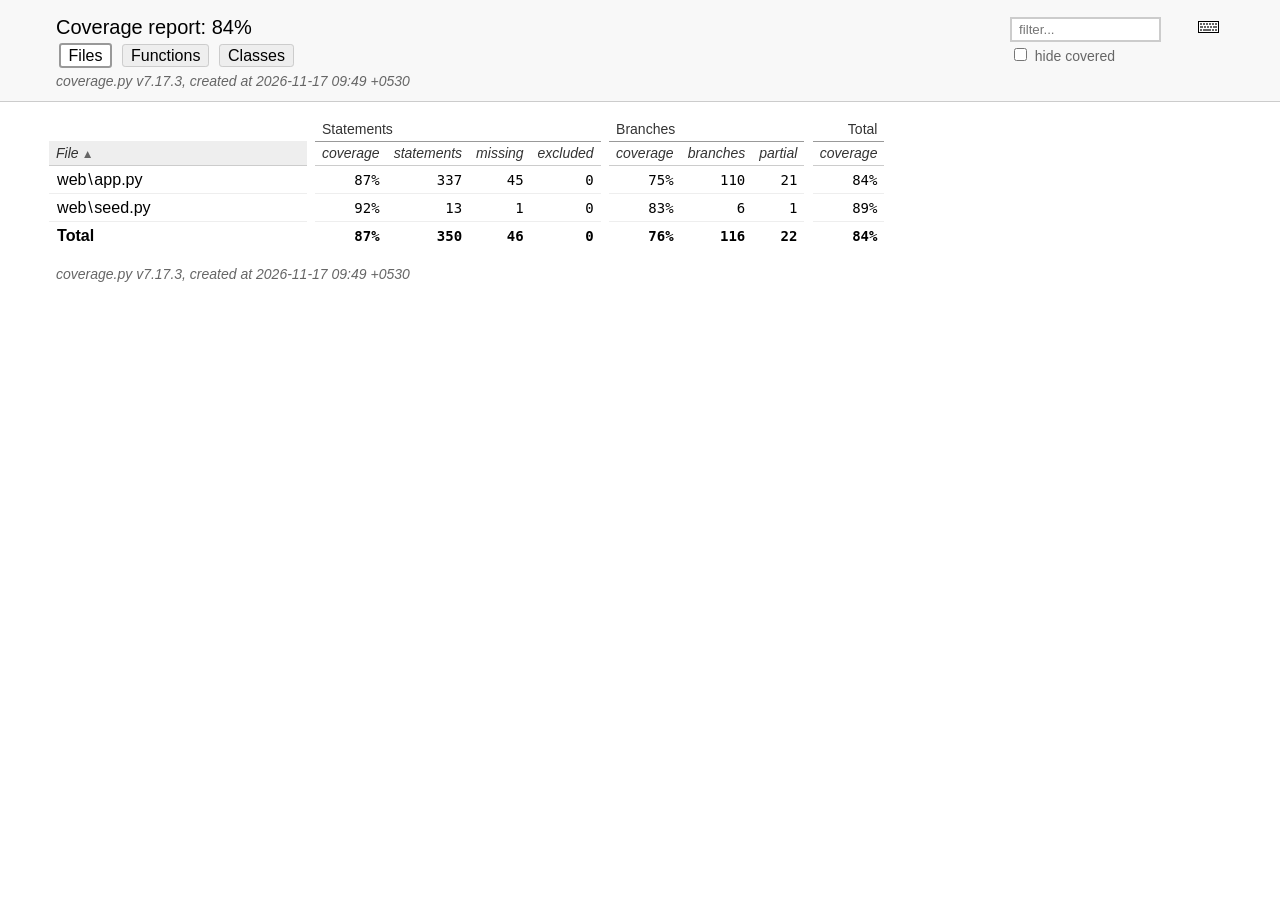
<file: docs/reports/web/index.html>
<!DOCTYPE html>
<html lang="en">
<head>
    <meta http-equiv="Content-Type" content="text/html; charset=utf-8">
    <title>Coverage report</title>
    <link rel="icon" sizes="32x32" href="favicon_32_cb_c827f16f.png">
    <link rel="stylesheet" href="style_cb_0853b3de.css" type="text/css">
    <script src="coverage_html_cb_c74880ea.js" defer></script>
</head>
<body class="indexfile">
<header>
    <div class="content">
        <h1>Coverage report:
            <span class="pc_cov">84%</span>
        </h1>
        <aside id="help_panel_wrapper">
            <input id="help_panel_state" type="checkbox">
            <label for="help_panel_state">
                <img id="keyboard_icon" src="keybd_closed_cb_900cfef5.png" alt="Show/hide keyboard shortcuts">
            </label>
            <div id="help_panel">
                <p class="legend">Shortcuts on this page</p>
                <div class="keyhelp">
                    <p>
                        <kbd>f</kbd>
                        <kbd>s</kbd>
                        <kbd>m</kbd>
                        <kbd>x</kbd>
                        <kbd>b</kbd>
                        <kbd>p</kbd>
                        <kbd>c</kbd>
                        &nbsp; change column sorting
                    </p>
                    <p>
                        <kbd>[</kbd>
                        <kbd>]</kbd>
                        &nbsp; prev/next file
                    </p>
                    <p>
                        <kbd>?</kbd> &nbsp; show/hide this help
                    </p>
                </div>
            </div>
        </aside>
        <form id="filter_container">
            <input id="filter" type="text" value="" placeholder="filter...">
            <div>
                <input id="hide100" type="checkbox" >
                <label for="hide100">hide covered</label>
            </div>
        </form>
        <h2>
                <a class="button current">Files</a>
                <a class="button" href="function_index.html">Functions</a>
                <a class="button" href="class_index.html">Classes</a>
        </h2>
        <p class="text">
            <a class="nav" href="https://coverage.readthedocs.io/en/7.17.3">coverage.py v7.17.3</a>,
            created at 2026-11-17 09:49 +0530
        </p>
    </div>
</header>
<main id="index">
    <table class="index" data-sortable>
        <thead>
            <tr class="tablehead grouphead">
                <th class="spacer">&nbsp;</th>
                <th class="spacer">&nbsp;</th>
                <th class="left" colspan="4">Statements</th>
                <th class="spacer">&nbsp;</th>
                <th class="left" colspan="3">Branches</th>
                <th class="spacer">&nbsp;</th>
                <th>Total</th>
            </tr>
            <tr class="tablehead" title="Click to sort">
                <th id="file" class="name" aria-sort="none" data-shortcut="f">File<span class="arrows"></span></th>
                <th class="spacer">&nbsp;</th>
                <th id="statements_coverage" aria-sort="none" data-default-sort-order="descending">coverage<span class="arrows"></span></th>
                <th id="statements" aria-sort="none" data-default-sort-order="descending" data-shortcut="s">statements<span class="arrows"></span></th>
                <th id="missing" aria-sort="none" data-default-sort-order="descending" data-shortcut="m">missing<span class="arrows"></span></th>
                <th id="excluded" aria-sort="none" data-default-sort-order="descending" data-shortcut="x">excluded<span class="arrows"></span></th>
                <th class="spacer">&nbsp;</th>
                <th id="branches_coverage" aria-sort="none" data-default-sort-order="descending">coverage<span class="arrows"></span></th>
                <th id="branches" aria-sort="none" data-default-sort-order="descending" data-shortcut="b">branches<span class="arrows"></span></th>
                <th id="partial" aria-sort="none" data-default-sort-order="descending" data-shortcut="p">partial<span class="arrows"></span></th>
                <th class="spacer">&nbsp;</th>
                <th id="coverage" aria-sort="none" data-shortcut="c">coverage<span class="arrows"></span></th>
            </tr>
        </thead>
        <tbody>
            <tr class="region">
                <td class="name"><a href="z_6a31816d04deed5f_app_py.html">web<span class="sep">\</span>app.py</a></td>
                <td class="spacer">&nbsp;</td>
                <td data-ratio="292 337">87%</td>
                <td>337</td>
                <td>45</td>
                <td>0</td>
                <td class="spacer">&nbsp;</td>
                <td data-ratio="83 110">75%</td>
                <td>110</td>
                <td>21</td>
                <td class="spacer">&nbsp;</td>
                <td data-ratio="375 447">84%</td>
            </tr>
            <tr class="region">
                <td class="name"><a href="z_6a31816d04deed5f_seed_py.html">web<span class="sep">\</span>seed.py</a></td>
                <td class="spacer">&nbsp;</td>
                <td data-ratio="12 13">92%</td>
                <td>13</td>
                <td>1</td>
                <td>0</td>
                <td class="spacer">&nbsp;</td>
                <td data-ratio="5 6">83%</td>
                <td>6</td>
                <td>1</td>
                <td class="spacer">&nbsp;</td>
                <td data-ratio="17 19">89%</td>
            </tr>
        </tbody>
        <tfoot>
            <tr class="total">
                <td class="name">Total</td>
                <td class="spacer">&nbsp;</td>
                <td data-ratio="304 350">87%</td>
                <td>350</td>
                <td>46</td>
                <td>0</td>
                <td class="spacer">&nbsp;</td>
                <td data-ratio="88 116">76%</td>
                <td>116</td>
                <td>22</td>
                <td class="spacer">&nbsp;</td>
                <td data-ratio="392 466">84%</td>
            </tr>
        </tfoot>
    </table>
    <p id="no_rows">
        No items found using the specified filter.
    </p>
</main>
<footer>
    <div class="content">
        <p>
            <a class="nav" href="https://coverage.readthedocs.io/en/7.17.3">coverage.py v7.17.3</a>,
            created at 2026-11-17 09:49 +0530
        </p>
    </div>
    <aside class="hidden">
        <a id="prevFileLink" class="nav" href="z_6a31816d04deed5f_seed_py.html"></a>
        <a id="nextFileLink" class="nav" href="z_6a31816d04deed5f_app_py.html"></a>
        <button type="button" class="button_prev_file" data-shortcut="["></button>
        <button type="button" class="button_next_file" data-shortcut="]"></button>
        <button type="button" class="button_show_hide_help" data-shortcut="?"></button>
    </aside>
</footer>
</body>
</html>
</file>
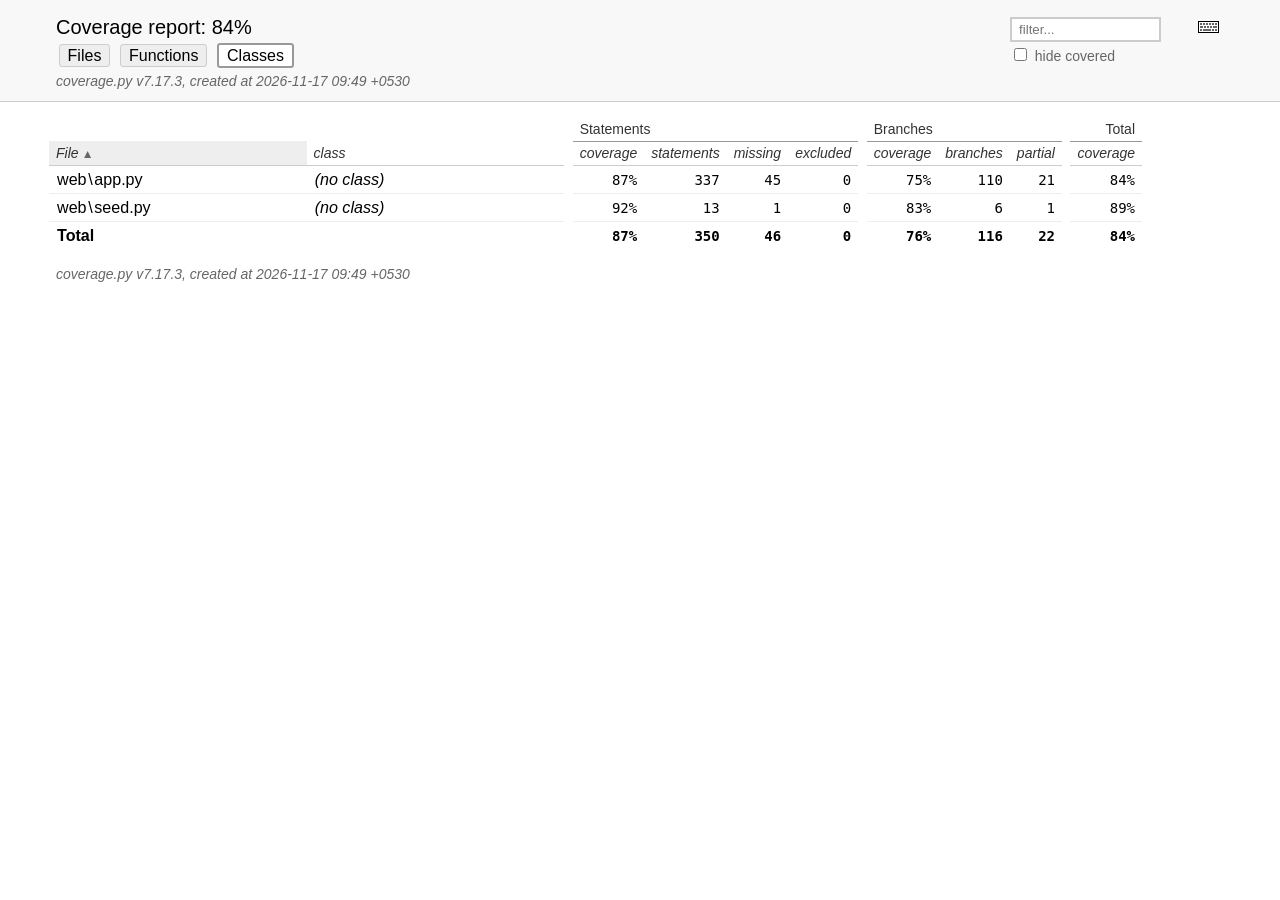
<file: docs/reports/web/class_index.html>
<!DOCTYPE html>
<html lang="en">
<head>
    <meta http-equiv="Content-Type" content="text/html; charset=utf-8">
    <title>Coverage report</title>
    <link rel="icon" sizes="32x32" href="favicon_32_cb_c827f16f.png">
    <link rel="stylesheet" href="style_cb_0853b3de.css" type="text/css">
    <script src="coverage_html_cb_c74880ea.js" defer></script>
</head>
<body class="indexfile">
<header>
    <div class="content">
        <h1>Coverage report:
            <span class="pc_cov">84%</span>
        </h1>
        <aside id="help_panel_wrapper">
            <input id="help_panel_state" type="checkbox">
            <label for="help_panel_state">
                <img id="keyboard_icon" src="keybd_closed_cb_900cfef5.png" alt="Show/hide keyboard shortcuts">
            </label>
            <div id="help_panel">
                <p class="legend">Shortcuts on this page</p>
                <div class="keyhelp">
                    <p>
                        <kbd>f</kbd>
                        <kbd>n</kbd>
                        <kbd>s</kbd>
                        <kbd>m</kbd>
                        <kbd>x</kbd>
                        <kbd>b</kbd>
                        <kbd>p</kbd>
                        <kbd>c</kbd>
                        &nbsp; change column sorting
                    </p>
                    <p>
                        <kbd>[</kbd>
                        <kbd>]</kbd>
                        &nbsp; prev/next file
                    </p>
                    <p>
                        <kbd>?</kbd> &nbsp; show/hide this help
                    </p>
                </div>
            </div>
        </aside>
        <form id="filter_container">
            <input id="filter" type="text" value="" placeholder="filter...">
            <div>
                <input id="hide100" type="checkbox" >
                <label for="hide100">hide covered</label>
            </div>
        </form>
        <h2>
                <a class="button" href="index.html">Files</a>
                <a class="button" href="function_index.html">Functions</a>
                <a class="button current">Classes</a>
        </h2>
        <p class="text">
            <a class="nav" href="https://coverage.readthedocs.io/en/7.17.3">coverage.py v7.17.3</a>,
            created at 2026-11-17 09:49 +0530
        </p>
    </div>
</header>
<main id="index">
    <table class="index" data-sortable>
        <thead>
            <tr class="tablehead grouphead">
                <th class="spacer">&nbsp;</th>
                <th class="spacer">&nbsp;</th>
                <th class="spacer">&nbsp;</th>
                <th class="left" colspan="4">Statements</th>
                <th class="spacer">&nbsp;</th>
                <th class="left" colspan="3">Branches</th>
                <th class="spacer">&nbsp;</th>
                <th>Total</th>
            </tr>
            <tr class="tablehead" title="Click to sort">
                <th id="file" class="name" aria-sort="none" data-shortcut="f">File<span class="arrows"></span></th>
                <th id="region" class="name" aria-sort="none" data-default-sort-order="ascending" data-shortcut="n">class<span class="arrows"></span></th>
                <th class="spacer">&nbsp;</th>
                <th id="statements_coverage" aria-sort="none" data-default-sort-order="descending">coverage<span class="arrows"></span></th>
                <th id="statements" aria-sort="none" data-default-sort-order="descending" data-shortcut="s">statements<span class="arrows"></span></th>
                <th id="missing" aria-sort="none" data-default-sort-order="descending" data-shortcut="m">missing<span class="arrows"></span></th>
                <th id="excluded" aria-sort="none" data-default-sort-order="descending" data-shortcut="x">excluded<span class="arrows"></span></th>
                <th class="spacer">&nbsp;</th>
                <th id="branches_coverage" aria-sort="none" data-default-sort-order="descending">coverage<span class="arrows"></span></th>
                <th id="branches" aria-sort="none" data-default-sort-order="descending" data-shortcut="b">branches<span class="arrows"></span></th>
                <th id="partial" aria-sort="none" data-default-sort-order="descending" data-shortcut="p">partial<span class="arrows"></span></th>
                <th class="spacer">&nbsp;</th>
                <th id="coverage" aria-sort="none" data-shortcut="c">coverage<span class="arrows"></span></th>
            </tr>
        </thead>
        <tbody>
            <tr class="region">
                <td class="name"><a href="z_6a31816d04deed5f_app_py.html">web<span class="sep">\</span>app.py</a></td>
                <td class="name"><a href="z_6a31816d04deed5f_app_py.html"><data value=''><span class='no-noun'>(no class)</span></data></a></td>
                <td class="spacer">&nbsp;</td>
                <td data-ratio="292 337">87%</td>
                <td>337</td>
                <td>45</td>
                <td>0</td>
                <td class="spacer">&nbsp;</td>
                <td data-ratio="83 110">75%</td>
                <td>110</td>
                <td>21</td>
                <td class="spacer">&nbsp;</td>
                <td data-ratio="375 447">84%</td>
            </tr>
            <tr class="region">
                <td class="name"><a href="z_6a31816d04deed5f_seed_py.html">web<span class="sep">\</span>seed.py</a></td>
                <td class="name"><a href="z_6a31816d04deed5f_seed_py.html"><data value=''><span class='no-noun'>(no class)</span></data></a></td>
                <td class="spacer">&nbsp;</td>
                <td data-ratio="12 13">92%</td>
                <td>13</td>
                <td>1</td>
                <td>0</td>
                <td class="spacer">&nbsp;</td>
                <td data-ratio="5 6">83%</td>
                <td>6</td>
                <td>1</td>
                <td class="spacer">&nbsp;</td>
                <td data-ratio="17 19">89%</td>
            </tr>
        </tbody>
        <tfoot>
            <tr class="total">
                <td class="name">Total</td>
                <td class="name">&nbsp;</td>
                <td class="spacer">&nbsp;</td>
                <td data-ratio="304 350">87%</td>
                <td>350</td>
                <td>46</td>
                <td>0</td>
                <td class="spacer">&nbsp;</td>
                <td data-ratio="88 116">76%</td>
                <td>116</td>
                <td>22</td>
                <td class="spacer">&nbsp;</td>
                <td data-ratio="392 466">84%</td>
            </tr>
        </tfoot>
    </table>
    <p id="no_rows">
        No items found using the specified filter.
    </p>
</main>
<footer>
    <div class="content">
        <p>
            <a class="nav" href="https://coverage.readthedocs.io/en/7.17.3">coverage.py v7.17.3</a>,
            created at 2026-11-17 09:49 +0530
        </p>
    </div>
    <aside class="hidden">
        <a id="prevFileLink" class="nav" href=""></a>
        <a id="nextFileLink" class="nav" href=""></a>
        <button type="button" class="button_prev_file" data-shortcut="["></button>
        <button type="button" class="button_next_file" data-shortcut="]"></button>
        <button type="button" class="button_show_hide_help" data-shortcut="?"></button>
    </aside>
</footer>
</body>
</html>
</file>
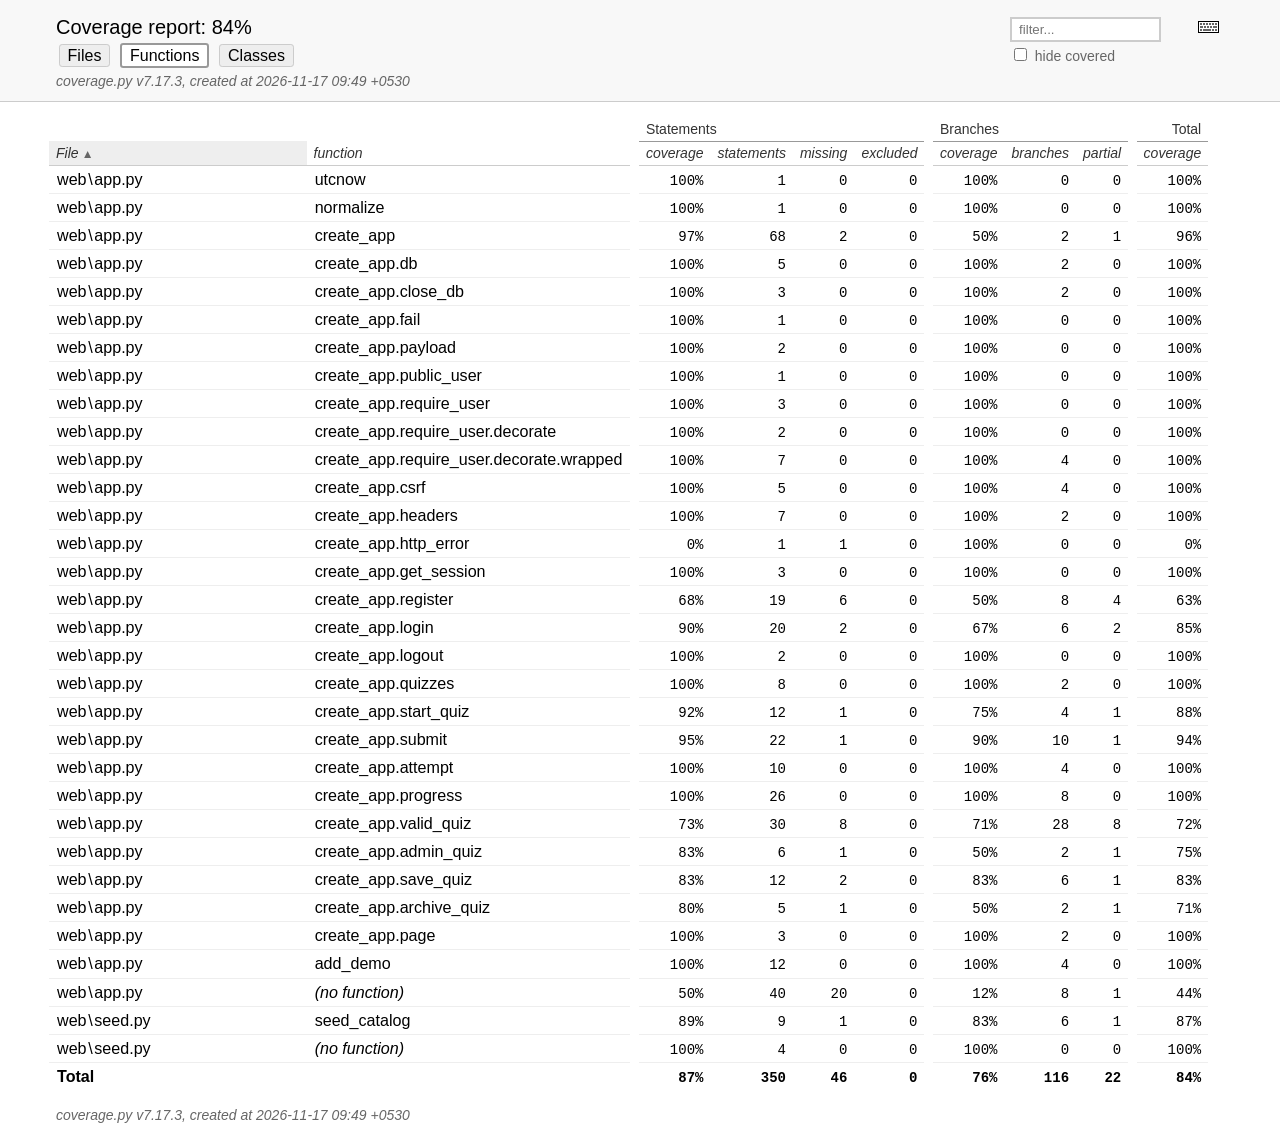
<file: docs/reports/web/function_index.html>
<!DOCTYPE html>
<html lang="en">
<head>
    <meta http-equiv="Content-Type" content="text/html; charset=utf-8">
    <title>Coverage report</title>
    <link rel="icon" sizes="32x32" href="favicon_32_cb_c827f16f.png">
    <link rel="stylesheet" href="style_cb_0853b3de.css" type="text/css">
    <script src="coverage_html_cb_c74880ea.js" defer></script>
</head>
<body class="indexfile">
<header>
    <div class="content">
        <h1>Coverage report:
            <span class="pc_cov">84%</span>
        </h1>
        <aside id="help_panel_wrapper">
            <input id="help_panel_state" type="checkbox">
            <label for="help_panel_state">
                <img id="keyboard_icon" src="keybd_closed_cb_900cfef5.png" alt="Show/hide keyboard shortcuts">
            </label>
            <div id="help_panel">
                <p class="legend">Shortcuts on this page</p>
                <div class="keyhelp">
                    <p>
                        <kbd>f</kbd>
                        <kbd>n</kbd>
                        <kbd>s</kbd>
                        <kbd>m</kbd>
                        <kbd>x</kbd>
                        <kbd>b</kbd>
                        <kbd>p</kbd>
                        <kbd>c</kbd>
                        &nbsp; change column sorting
                    </p>
                    <p>
                        <kbd>[</kbd>
                        <kbd>]</kbd>
                        &nbsp; prev/next file
                    </p>
                    <p>
                        <kbd>?</kbd> &nbsp; show/hide this help
                    </p>
                </div>
            </div>
        </aside>
        <form id="filter_container">
            <input id="filter" type="text" value="" placeholder="filter...">
            <div>
                <input id="hide100" type="checkbox" >
                <label for="hide100">hide covered</label>
            </div>
        </form>
        <h2>
                <a class="button" href="index.html">Files</a>
                <a class="button current">Functions</a>
                <a class="button" href="class_index.html">Classes</a>
        </h2>
        <p class="text">
            <a class="nav" href="https://coverage.readthedocs.io/en/7.17.3">coverage.py v7.17.3</a>,
            created at 2026-11-17 09:49 +0530
        </p>
    </div>
</header>
<main id="index">
    <table class="index" data-sortable>
        <thead>
            <tr class="tablehead grouphead">
                <th class="spacer">&nbsp;</th>
                <th class="spacer">&nbsp;</th>
                <th class="spacer">&nbsp;</th>
                <th class="left" colspan="4">Statements</th>
                <th class="spacer">&nbsp;</th>
                <th class="left" colspan="3">Branches</th>
                <th class="spacer">&nbsp;</th>
                <th>Total</th>
            </tr>
            <tr class="tablehead" title="Click to sort">
                <th id="file" class="name" aria-sort="none" data-shortcut="f">File<span class="arrows"></span></th>
                <th id="region" class="name" aria-sort="none" data-default-sort-order="ascending" data-shortcut="n">function<span class="arrows"></span></th>
                <th class="spacer">&nbsp;</th>
                <th id="statements_coverage" aria-sort="none" data-default-sort-order="descending">coverage<span class="arrows"></span></th>
                <th id="statements" aria-sort="none" data-default-sort-order="descending" data-shortcut="s">statements<span class="arrows"></span></th>
                <th id="missing" aria-sort="none" data-default-sort-order="descending" data-shortcut="m">missing<span class="arrows"></span></th>
                <th id="excluded" aria-sort="none" data-default-sort-order="descending" data-shortcut="x">excluded<span class="arrows"></span></th>
                <th class="spacer">&nbsp;</th>
                <th id="branches_coverage" aria-sort="none" data-default-sort-order="descending">coverage<span class="arrows"></span></th>
                <th id="branches" aria-sort="none" data-default-sort-order="descending" data-shortcut="b">branches<span class="arrows"></span></th>
                <th id="partial" aria-sort="none" data-default-sort-order="descending" data-shortcut="p">partial<span class="arrows"></span></th>
                <th class="spacer">&nbsp;</th>
                <th id="coverage" aria-sort="none" data-shortcut="c">coverage<span class="arrows"></span></th>
            </tr>
        </thead>
        <tbody>
            <tr class="region">
                <td class="name"><a href="z_6a31816d04deed5f_app_py.html#t21">web<span class="sep">\</span>app.py</a></td>
                <td class="name"><a href="z_6a31816d04deed5f_app_py.html#t21"><data value='utcnow'>utcnow</data></a></td>
                <td class="spacer">&nbsp;</td>
                <td data-ratio="1 1">100%</td>
                <td>1</td>
                <td>0</td>
                <td>0</td>
                <td class="spacer">&nbsp;</td>
                <td data-ratio="0 0">100%</td>
                <td>0</td>
                <td>0</td>
                <td class="spacer">&nbsp;</td>
                <td data-ratio="1 1">100%</td>
            </tr>
            <tr class="region">
                <td class="name"><a href="z_6a31816d04deed5f_app_py.html#t25">web<span class="sep">\</span>app.py</a></td>
                <td class="name"><a href="z_6a31816d04deed5f_app_py.html#t25"><data value='normalize'>normalize</data></a></td>
                <td class="spacer">&nbsp;</td>
                <td data-ratio="1 1">100%</td>
                <td>1</td>
                <td>0</td>
                <td>0</td>
                <td class="spacer">&nbsp;</td>
                <td data-ratio="0 0">100%</td>
                <td>0</td>
                <td>0</td>
                <td class="spacer">&nbsp;</td>
                <td data-ratio="1 1">100%</td>
            </tr>
            <tr class="region">
                <td class="name"><a href="z_6a31816d04deed5f_app_py.html#t29">web<span class="sep">\</span>app.py</a></td>
                <td class="name"><a href="z_6a31816d04deed5f_app_py.html#t29"><data value='create_app'>create_app</data></a></td>
                <td class="spacer">&nbsp;</td>
                <td data-ratio="66 68">97%</td>
                <td>68</td>
                <td>2</td>
                <td>0</td>
                <td class="spacer">&nbsp;</td>
                <td data-ratio="1 2">50%</td>
                <td>2</td>
                <td>1</td>
                <td class="spacer">&nbsp;</td>
                <td data-ratio="67 70">96%</td>
            </tr>
            <tr class="region">
                <td class="name"><a href="z_6a31816d04deed5f_app_py.html#t47">web<span class="sep">\</span>app.py</a></td>
                <td class="name"><a href="z_6a31816d04deed5f_app_py.html#t47"><data value='db'>create_app.db</data></a></td>
                <td class="spacer">&nbsp;</td>
                <td data-ratio="5 5">100%</td>
                <td>5</td>
                <td>0</td>
                <td>0</td>
                <td class="spacer">&nbsp;</td>
                <td data-ratio="2 2">100%</td>
                <td>2</td>
                <td>0</td>
                <td class="spacer">&nbsp;</td>
                <td data-ratio="7 7">100%</td>
            </tr>
            <tr class="region">
                <td class="name"><a href="z_6a31816d04deed5f_app_py.html#t55">web<span class="sep">\</span>app.py</a></td>
                <td class="name"><a href="z_6a31816d04deed5f_app_py.html#t55"><data value='close_db'>create_app.close_db</data></a></td>
                <td class="spacer">&nbsp;</td>
                <td data-ratio="3 3">100%</td>
                <td>3</td>
                <td>0</td>
                <td>0</td>
                <td class="spacer">&nbsp;</td>
                <td data-ratio="2 2">100%</td>
                <td>2</td>
                <td>0</td>
                <td class="spacer">&nbsp;</td>
                <td data-ratio="5 5">100%</td>
            </tr>
            <tr class="region">
                <td class="name"><a href="z_6a31816d04deed5f_app_py.html#t84">web<span class="sep">\</span>app.py</a></td>
                <td class="name"><a href="z_6a31816d04deed5f_app_py.html#t84"><data value='fail'>create_app.fail</data></a></td>
                <td class="spacer">&nbsp;</td>
                <td data-ratio="1 1">100%</td>
                <td>1</td>
                <td>0</td>
                <td>0</td>
                <td class="spacer">&nbsp;</td>
                <td data-ratio="0 0">100%</td>
                <td>0</td>
                <td>0</td>
                <td class="spacer">&nbsp;</td>
                <td data-ratio="1 1">100%</td>
            </tr>
            <tr class="region">
                <td class="name"><a href="z_6a31816d04deed5f_app_py.html#t87">web<span class="sep">\</span>app.py</a></td>
                <td class="name"><a href="z_6a31816d04deed5f_app_py.html#t87"><data value='payload'>create_app.payload</data></a></td>
                <td class="spacer">&nbsp;</td>
                <td data-ratio="2 2">100%</td>
                <td>2</td>
                <td>0</td>
                <td>0</td>
                <td class="spacer">&nbsp;</td>
                <td data-ratio="0 0">100%</td>
                <td>0</td>
                <td>0</td>
                <td class="spacer">&nbsp;</td>
                <td data-ratio="2 2">100%</td>
            </tr>
            <tr class="region">
                <td class="name"><a href="z_6a31816d04deed5f_app_py.html#t91">web<span class="sep">\</span>app.py</a></td>
                <td class="name"><a href="z_6a31816d04deed5f_app_py.html#t91"><data value='public_user'>create_app.public_user</data></a></td>
                <td class="spacer">&nbsp;</td>
                <td data-ratio="1 1">100%</td>
                <td>1</td>
                <td>0</td>
                <td>0</td>
                <td class="spacer">&nbsp;</td>
                <td data-ratio="0 0">100%</td>
                <td>0</td>
                <td>0</td>
                <td class="spacer">&nbsp;</td>
                <td data-ratio="1 1">100%</td>
            </tr>
            <tr class="region">
                <td class="name"><a href="z_6a31816d04deed5f_app_py.html#t94">web<span class="sep">\</span>app.py</a></td>
                <td class="name"><a href="z_6a31816d04deed5f_app_py.html#t94"><data value='require_user'>create_app.require_user</data></a></td>
                <td class="spacer">&nbsp;</td>
                <td data-ratio="3 3">100%</td>
                <td>3</td>
                <td>0</td>
                <td>0</td>
                <td class="spacer">&nbsp;</td>
                <td data-ratio="0 0">100%</td>
                <td>0</td>
                <td>0</td>
                <td class="spacer">&nbsp;</td>
                <td data-ratio="3 3">100%</td>
            </tr>
            <tr class="region">
                <td class="name"><a href="z_6a31816d04deed5f_app_py.html#t95">web<span class="sep">\</span>app.py</a></td>
                <td class="name"><a href="z_6a31816d04deed5f_app_py.html#t95"><data value='decorate'>create_app.require_user.decorate</data></a></td>
                <td class="spacer">&nbsp;</td>
                <td data-ratio="2 2">100%</td>
                <td>2</td>
                <td>0</td>
                <td>0</td>
                <td class="spacer">&nbsp;</td>
                <td data-ratio="0 0">100%</td>
                <td>0</td>
                <td>0</td>
                <td class="spacer">&nbsp;</td>
                <td data-ratio="2 2">100%</td>
            </tr>
            <tr class="region">
                <td class="name"><a href="z_6a31816d04deed5f_app_py.html#t97">web<span class="sep">\</span>app.py</a></td>
                <td class="name"><a href="z_6a31816d04deed5f_app_py.html#t97"><data value='wrapped'>create_app.require_user.decorate.wrapped</data></a></td>
                <td class="spacer">&nbsp;</td>
                <td data-ratio="7 7">100%</td>
                <td>7</td>
                <td>0</td>
                <td>0</td>
                <td class="spacer">&nbsp;</td>
                <td data-ratio="4 4">100%</td>
                <td>4</td>
                <td>0</td>
                <td class="spacer">&nbsp;</td>
                <td data-ratio="11 11">100%</td>
            </tr>
            <tr class="region">
                <td class="name"><a href="z_6a31816d04deed5f_app_py.html#t109">web<span class="sep">\</span>app.py</a></td>
                <td class="name"><a href="z_6a31816d04deed5f_app_py.html#t109"><data value='csrf'>create_app.csrf</data></a></td>
                <td class="spacer">&nbsp;</td>
                <td data-ratio="5 5">100%</td>
                <td>5</td>
                <td>0</td>
                <td>0</td>
                <td class="spacer">&nbsp;</td>
                <td data-ratio="4 4">100%</td>
                <td>4</td>
                <td>0</td>
                <td class="spacer">&nbsp;</td>
                <td data-ratio="9 9">100%</td>
            </tr>
            <tr class="region">
                <td class="name"><a href="z_6a31816d04deed5f_app_py.html#t117">web<span class="sep">\</span>app.py</a></td>
                <td class="name"><a href="z_6a31816d04deed5f_app_py.html#t117"><data value='headers'>create_app.headers</data></a></td>
                <td class="spacer">&nbsp;</td>
                <td data-ratio="7 7">100%</td>
                <td>7</td>
                <td>0</td>
                <td>0</td>
                <td class="spacer">&nbsp;</td>
                <td data-ratio="2 2">100%</td>
                <td>2</td>
                <td>0</td>
                <td class="spacer">&nbsp;</td>
                <td data-ratio="9 9">100%</td>
            </tr>
            <tr class="region">
                <td class="name"><a href="z_6a31816d04deed5f_app_py.html#t127">web<span class="sep">\</span>app.py</a></td>
                <td class="name"><a href="z_6a31816d04deed5f_app_py.html#t127"><data value='http_error'>create_app.http_error</data></a></td>
                <td class="spacer">&nbsp;</td>
                <td data-ratio="0 1">0%</td>
                <td>1</td>
                <td>1</td>
                <td>0</td>
                <td class="spacer">&nbsp;</td>
                <td data-ratio="0 0">100%</td>
                <td>0</td>
                <td>0</td>
                <td class="spacer">&nbsp;</td>
                <td data-ratio="0 1">0%</td>
            </tr>
            <tr class="region">
                <td class="name"><a href="z_6a31816d04deed5f_app_py.html#t131">web<span class="sep">\</span>app.py</a></td>
                <td class="name"><a href="z_6a31816d04deed5f_app_py.html#t131"><data value='get_session'>create_app.get_session</data></a></td>
                <td class="spacer">&nbsp;</td>
                <td data-ratio="3 3">100%</td>
                <td>3</td>
                <td>0</td>
                <td>0</td>
                <td class="spacer">&nbsp;</td>
                <td data-ratio="0 0">100%</td>
                <td>0</td>
                <td>0</td>
                <td class="spacer">&nbsp;</td>
                <td data-ratio="3 3">100%</td>
            </tr>
            <tr class="region">
                <td class="name"><a href="z_6a31816d04deed5f_app_py.html#t137">web<span class="sep">\</span>app.py</a></td>
                <td class="name"><a href="z_6a31816d04deed5f_app_py.html#t137"><data value='register'>create_app.register</data></a></td>
                <td class="spacer">&nbsp;</td>
                <td data-ratio="13 19">68%</td>
                <td>19</td>
                <td>6</td>
                <td>0</td>
                <td class="spacer">&nbsp;</td>
                <td data-ratio="4 8">50%</td>
                <td>8</td>
                <td>4</td>
                <td class="spacer">&nbsp;</td>
                <td data-ratio="17 27">63%</td>
            </tr>
            <tr class="region">
                <td class="name"><a href="z_6a31816d04deed5f_app_py.html#t160">web<span class="sep">\</span>app.py</a></td>
                <td class="name"><a href="z_6a31816d04deed5f_app_py.html#t160"><data value='login'>create_app.login</data></a></td>
                <td class="spacer">&nbsp;</td>
                <td data-ratio="18 20">90%</td>
                <td>20</td>
                <td>2</td>
                <td>0</td>
                <td class="spacer">&nbsp;</td>
                <td data-ratio="4 6">67%</td>
                <td>6</td>
                <td>2</td>
                <td class="spacer">&nbsp;</td>
                <td data-ratio="22 26">85%</td>
            </tr>
            <tr class="region">
                <td class="name"><a href="z_6a31816d04deed5f_app_py.html#t186">web<span class="sep">\</span>app.py</a></td>
                <td class="name"><a href="z_6a31816d04deed5f_app_py.html#t186"><data value='logout'>create_app.logout</data></a></td>
                <td class="spacer">&nbsp;</td>
                <td data-ratio="2 2">100%</td>
                <td>2</td>
                <td>0</td>
                <td>0</td>
                <td class="spacer">&nbsp;</td>
                <td data-ratio="0 0">100%</td>
                <td>0</td>
                <td>0</td>
                <td class="spacer">&nbsp;</td>
                <td data-ratio="2 2">100%</td>
            </tr>
            <tr class="region">
                <td class="name"><a href="z_6a31816d04deed5f_app_py.html#t192">web<span class="sep">\</span>app.py</a></td>
                <td class="name"><a href="z_6a31816d04deed5f_app_py.html#t192"><data value='quizzes'>create_app.quizzes</data></a></td>
                <td class="spacer">&nbsp;</td>
                <td data-ratio="8 8">100%</td>
                <td>8</td>
                <td>0</td>
                <td>0</td>
                <td class="spacer">&nbsp;</td>
                <td data-ratio="2 2">100%</td>
                <td>2</td>
                <td>0</td>
                <td class="spacer">&nbsp;</td>
                <td data-ratio="10 10">100%</td>
            </tr>
            <tr class="region">
                <td class="name"><a href="z_6a31816d04deed5f_app_py.html#t204">web<span class="sep">\</span>app.py</a></td>
                <td class="name"><a href="z_6a31816d04deed5f_app_py.html#t204"><data value='start_quiz'>create_app.start_quiz</data></a></td>
                <td class="spacer">&nbsp;</td>
                <td data-ratio="11 12">92%</td>
                <td>12</td>
                <td>1</td>
                <td>0</td>
                <td class="spacer">&nbsp;</td>
                <td data-ratio="3 4">75%</td>
                <td>4</td>
                <td>1</td>
                <td class="spacer">&nbsp;</td>
                <td data-ratio="14 16">88%</td>
            </tr>
            <tr class="region">
                <td class="name"><a href="z_6a31816d04deed5f_app_py.html#t220">web<span class="sep">\</span>app.py</a></td>
                <td class="name"><a href="z_6a31816d04deed5f_app_py.html#t220"><data value='submit'>create_app.submit</data></a></td>
                <td class="spacer">&nbsp;</td>
                <td data-ratio="21 22">95%</td>
                <td>22</td>
                <td>1</td>
                <td>0</td>
                <td class="spacer">&nbsp;</td>
                <td data-ratio="9 10">90%</td>
                <td>10</td>
                <td>1</td>
                <td class="spacer">&nbsp;</td>
                <td data-ratio="30 32">94%</td>
            </tr>
            <tr class="region">
                <td class="name"><a href="z_6a31816d04deed5f_app_py.html#t248">web<span class="sep">\</span>app.py</a></td>
                <td class="name"><a href="z_6a31816d04deed5f_app_py.html#t248"><data value='attempt'>create_app.attempt</data></a></td>
                <td class="spacer">&nbsp;</td>
                <td data-ratio="10 10">100%</td>
                <td>10</td>
                <td>0</td>
                <td>0</td>
                <td class="spacer">&nbsp;</td>
                <td data-ratio="4 4">100%</td>
                <td>4</td>
                <td>0</td>
                <td class="spacer">&nbsp;</td>
                <td data-ratio="14 14">100%</td>
            </tr>
            <tr class="region">
                <td class="name"><a href="z_6a31816d04deed5f_app_py.html#t263">web<span class="sep">\</span>app.py</a></td>
                <td class="name"><a href="z_6a31816d04deed5f_app_py.html#t263"><data value='progress'>create_app.progress</data></a></td>
                <td class="spacer">&nbsp;</td>
                <td data-ratio="26 26">100%</td>
                <td>26</td>
                <td>0</td>
                <td>0</td>
                <td class="spacer">&nbsp;</td>
                <td data-ratio="8 8">100%</td>
                <td>8</td>
                <td>0</td>
                <td class="spacer">&nbsp;</td>
                <td data-ratio="34 34">100%</td>
            </tr>
            <tr class="region">
                <td class="name"><a href="z_6a31816d04deed5f_app_py.html#t294">web<span class="sep">\</span>app.py</a></td>
                <td class="name"><a href="z_6a31816d04deed5f_app_py.html#t294"><data value='valid_quiz'>create_app.valid_quiz</data></a></td>
                <td class="spacer">&nbsp;</td>
                <td data-ratio="22 30">73%</td>
                <td>30</td>
                <td>8</td>
                <td>0</td>
                <td class="spacer">&nbsp;</td>
                <td data-ratio="20 28">71%</td>
                <td>28</td>
                <td>8</td>
                <td class="spacer">&nbsp;</td>
                <td data-ratio="42 58">72%</td>
            </tr>
            <tr class="region">
                <td class="name"><a href="z_6a31816d04deed5f_app_py.html#t328">web<span class="sep">\</span>app.py</a></td>
                <td class="name"><a href="z_6a31816d04deed5f_app_py.html#t328"><data value='admin_quiz'>create_app.admin_quiz</data></a></td>
                <td class="spacer">&nbsp;</td>
                <td data-ratio="5 6">83%</td>
                <td>6</td>
                <td>1</td>
                <td>0</td>
                <td class="spacer">&nbsp;</td>
                <td data-ratio="1 2">50%</td>
                <td>2</td>
                <td>1</td>
                <td class="spacer">&nbsp;</td>
                <td data-ratio="6 8">75%</td>
            </tr>
            <tr class="region">
                <td class="name"><a href="z_6a31816d04deed5f_app_py.html#t339">web<span class="sep">\</span>app.py</a></td>
                <td class="name"><a href="z_6a31816d04deed5f_app_py.html#t339"><data value='save_quiz'>create_app.save_quiz</data></a></td>
                <td class="spacer">&nbsp;</td>
                <td data-ratio="10 12">83%</td>
                <td>12</td>
                <td>2</td>
                <td>0</td>
                <td class="spacer">&nbsp;</td>
                <td data-ratio="5 6">83%</td>
                <td>6</td>
                <td>1</td>
                <td class="spacer">&nbsp;</td>
                <td data-ratio="15 18">83%</td>
            </tr>
            <tr class="region">
                <td class="name"><a href="z_6a31816d04deed5f_app_py.html#t356">web<span class="sep">\</span>app.py</a></td>
                <td class="name"><a href="z_6a31816d04deed5f_app_py.html#t356"><data value='archive_quiz'>create_app.archive_quiz</data></a></td>
                <td class="spacer">&nbsp;</td>
                <td data-ratio="4 5">80%</td>
                <td>5</td>
                <td>1</td>
                <td>0</td>
                <td class="spacer">&nbsp;</td>
                <td data-ratio="1 2">50%</td>
                <td>2</td>
                <td>1</td>
                <td class="spacer">&nbsp;</td>
                <td data-ratio="5 7">71%</td>
            </tr>
            <tr class="region">
                <td class="name"><a href="z_6a31816d04deed5f_app_py.html#t365">web<span class="sep">\</span>app.py</a></td>
                <td class="name"><a href="z_6a31816d04deed5f_app_py.html#t365"><data value='page'>create_app.page</data></a></td>
                <td class="spacer">&nbsp;</td>
                <td data-ratio="3 3">100%</td>
                <td>3</td>
                <td>0</td>
                <td>0</td>
                <td class="spacer">&nbsp;</td>
                <td data-ratio="2 2">100%</td>
                <td>2</td>
                <td>0</td>
                <td class="spacer">&nbsp;</td>
                <td data-ratio="5 5">100%</td>
            </tr>
            <tr class="region">
                <td class="name"><a href="z_6a31816d04deed5f_app_py.html#t374">web<span class="sep">\</span>app.py</a></td>
                <td class="name"><a href="z_6a31816d04deed5f_app_py.html#t374"><data value='add_demo'>add_demo</data></a></td>
                <td class="spacer">&nbsp;</td>
                <td data-ratio="12 12">100%</td>
                <td>12</td>
                <td>0</td>
                <td>0</td>
                <td class="spacer">&nbsp;</td>
                <td data-ratio="4 4">100%</td>
                <td>4</td>
                <td>0</td>
                <td class="spacer">&nbsp;</td>
                <td data-ratio="16 16">100%</td>
            </tr>
            <tr class="region">
                <td class="name"><a href="z_6a31816d04deed5f_app_py.html">web<span class="sep">\</span>app.py</a></td>
                <td class="name"><a href="z_6a31816d04deed5f_app_py.html"><data value=''><span class='no-noun'>(no function)</span></data></a></td>
                <td class="spacer">&nbsp;</td>
                <td data-ratio="20 40">50%</td>
                <td>40</td>
                <td>20</td>
                <td>0</td>
                <td class="spacer">&nbsp;</td>
                <td data-ratio="1 8">12%</td>
                <td>8</td>
                <td>1</td>
                <td class="spacer">&nbsp;</td>
                <td data-ratio="21 48">44%</td>
            </tr>
            <tr class="region">
                <td class="name"><a href="z_6a31816d04deed5f_seed_py.html#t24">web<span class="sep">\</span>seed.py</a></td>
                <td class="name"><a href="z_6a31816d04deed5f_seed_py.html#t24"><data value='seed_catalog'>seed_catalog</data></a></td>
                <td class="spacer">&nbsp;</td>
                <td data-ratio="8 9">89%</td>
                <td>9</td>
                <td>1</td>
                <td>0</td>
                <td class="spacer">&nbsp;</td>
                <td data-ratio="5 6">83%</td>
                <td>6</td>
                <td>1</td>
                <td class="spacer">&nbsp;</td>
                <td data-ratio="13 15">87%</td>
            </tr>
            <tr class="region">
                <td class="name"><a href="z_6a31816d04deed5f_seed_py.html">web<span class="sep">\</span>seed.py</a></td>
                <td class="name"><a href="z_6a31816d04deed5f_seed_py.html"><data value=''><span class='no-noun'>(no function)</span></data></a></td>
                <td class="spacer">&nbsp;</td>
                <td data-ratio="4 4">100%</td>
                <td>4</td>
                <td>0</td>
                <td>0</td>
                <td class="spacer">&nbsp;</td>
                <td data-ratio="0 0">100%</td>
                <td>0</td>
                <td>0</td>
                <td class="spacer">&nbsp;</td>
                <td data-ratio="4 4">100%</td>
            </tr>
        </tbody>
        <tfoot>
            <tr class="total">
                <td class="name">Total</td>
                <td class="name">&nbsp;</td>
                <td class="spacer">&nbsp;</td>
                <td data-ratio="304 350">87%</td>
                <td>350</td>
                <td>46</td>
                <td>0</td>
                <td class="spacer">&nbsp;</td>
                <td data-ratio="88 116">76%</td>
                <td>116</td>
                <td>22</td>
                <td class="spacer">&nbsp;</td>
                <td data-ratio="392 466">84%</td>
            </tr>
        </tfoot>
    </table>
    <p id="no_rows">
        No items found using the specified filter.
    </p>
</main>
<footer>
    <div class="content">
        <p>
            <a class="nav" href="https://coverage.readthedocs.io/en/7.17.3">coverage.py v7.17.3</a>,
            created at 2026-11-17 09:49 +0530
        </p>
    </div>
    <aside class="hidden">
        <a id="prevFileLink" class="nav" href=""></a>
        <a id="nextFileLink" class="nav" href=""></a>
        <button type="button" class="button_prev_file" data-shortcut="["></button>
        <button type="button" class="button_next_file" data-shortcut="]"></button>
        <button type="button" class="button_show_hide_help" data-shortcut="?"></button>
    </aside>
</footer>
</body>
</html>
</file>
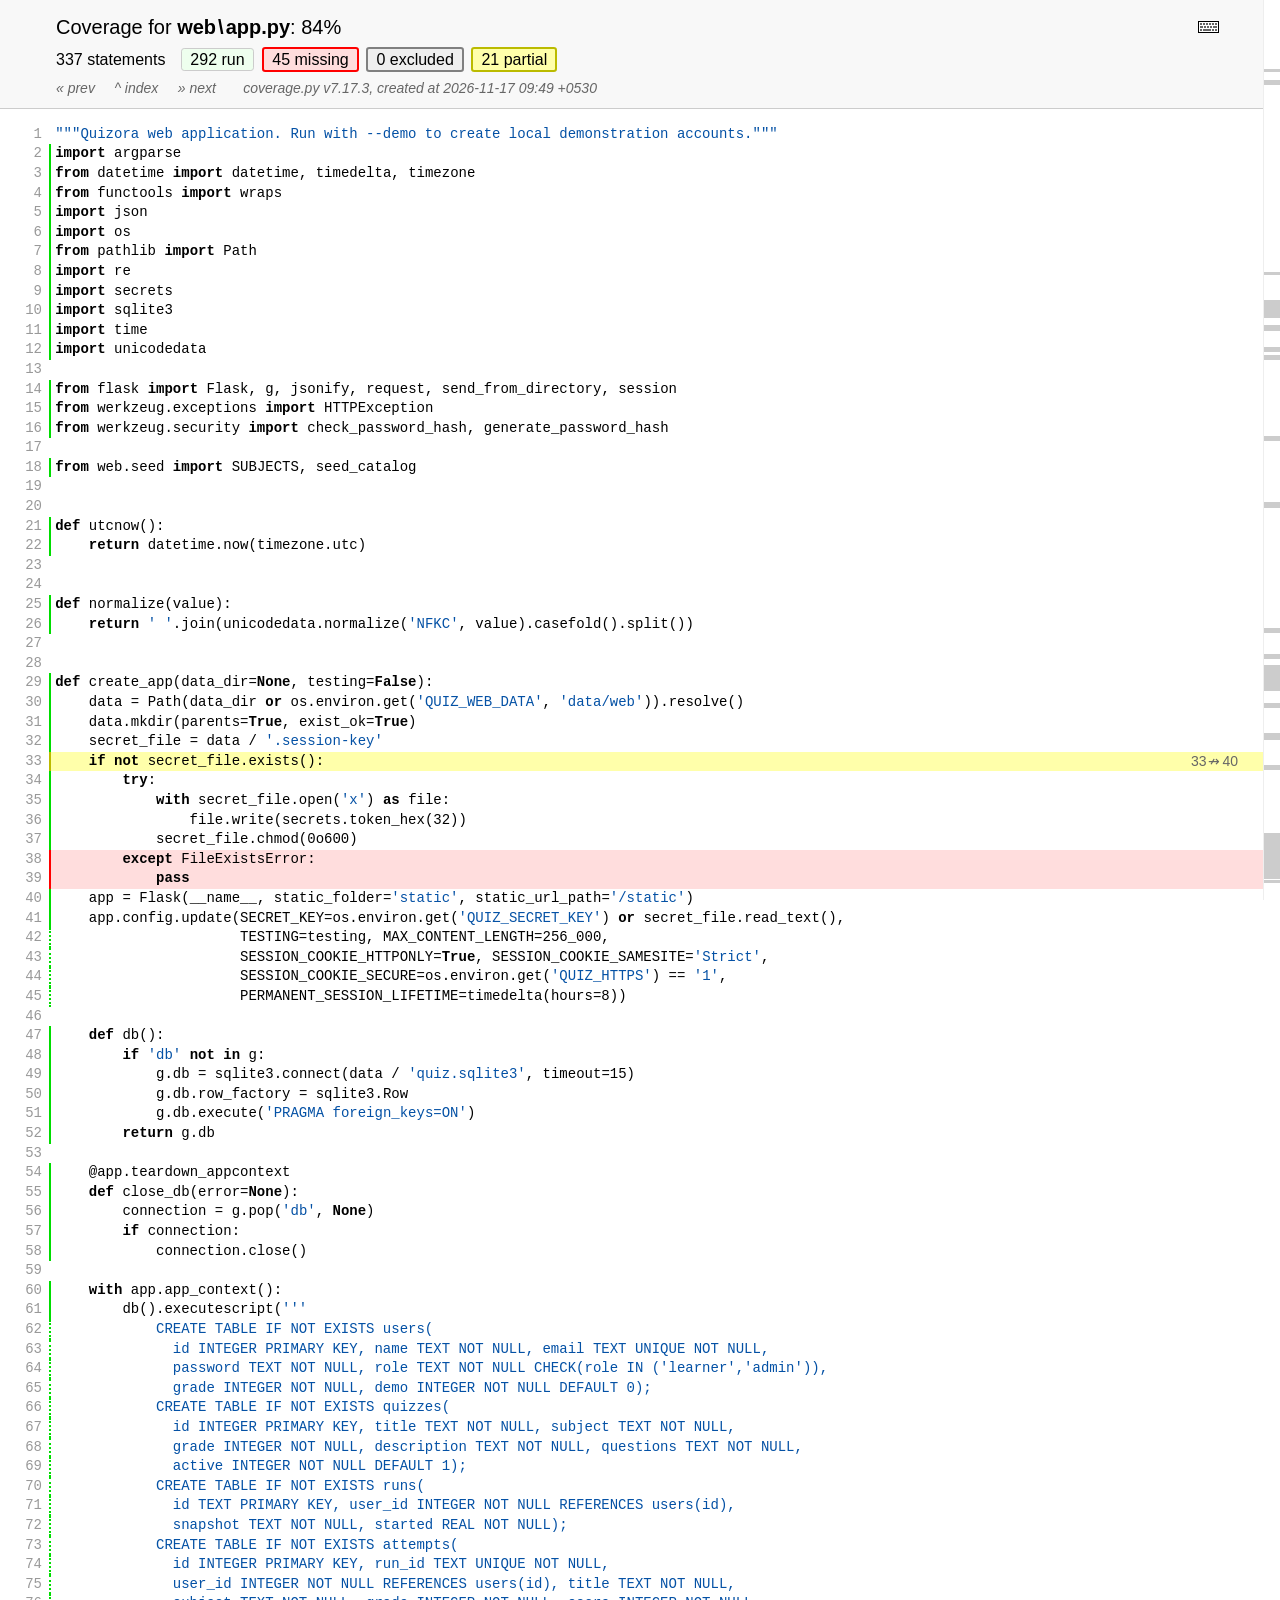
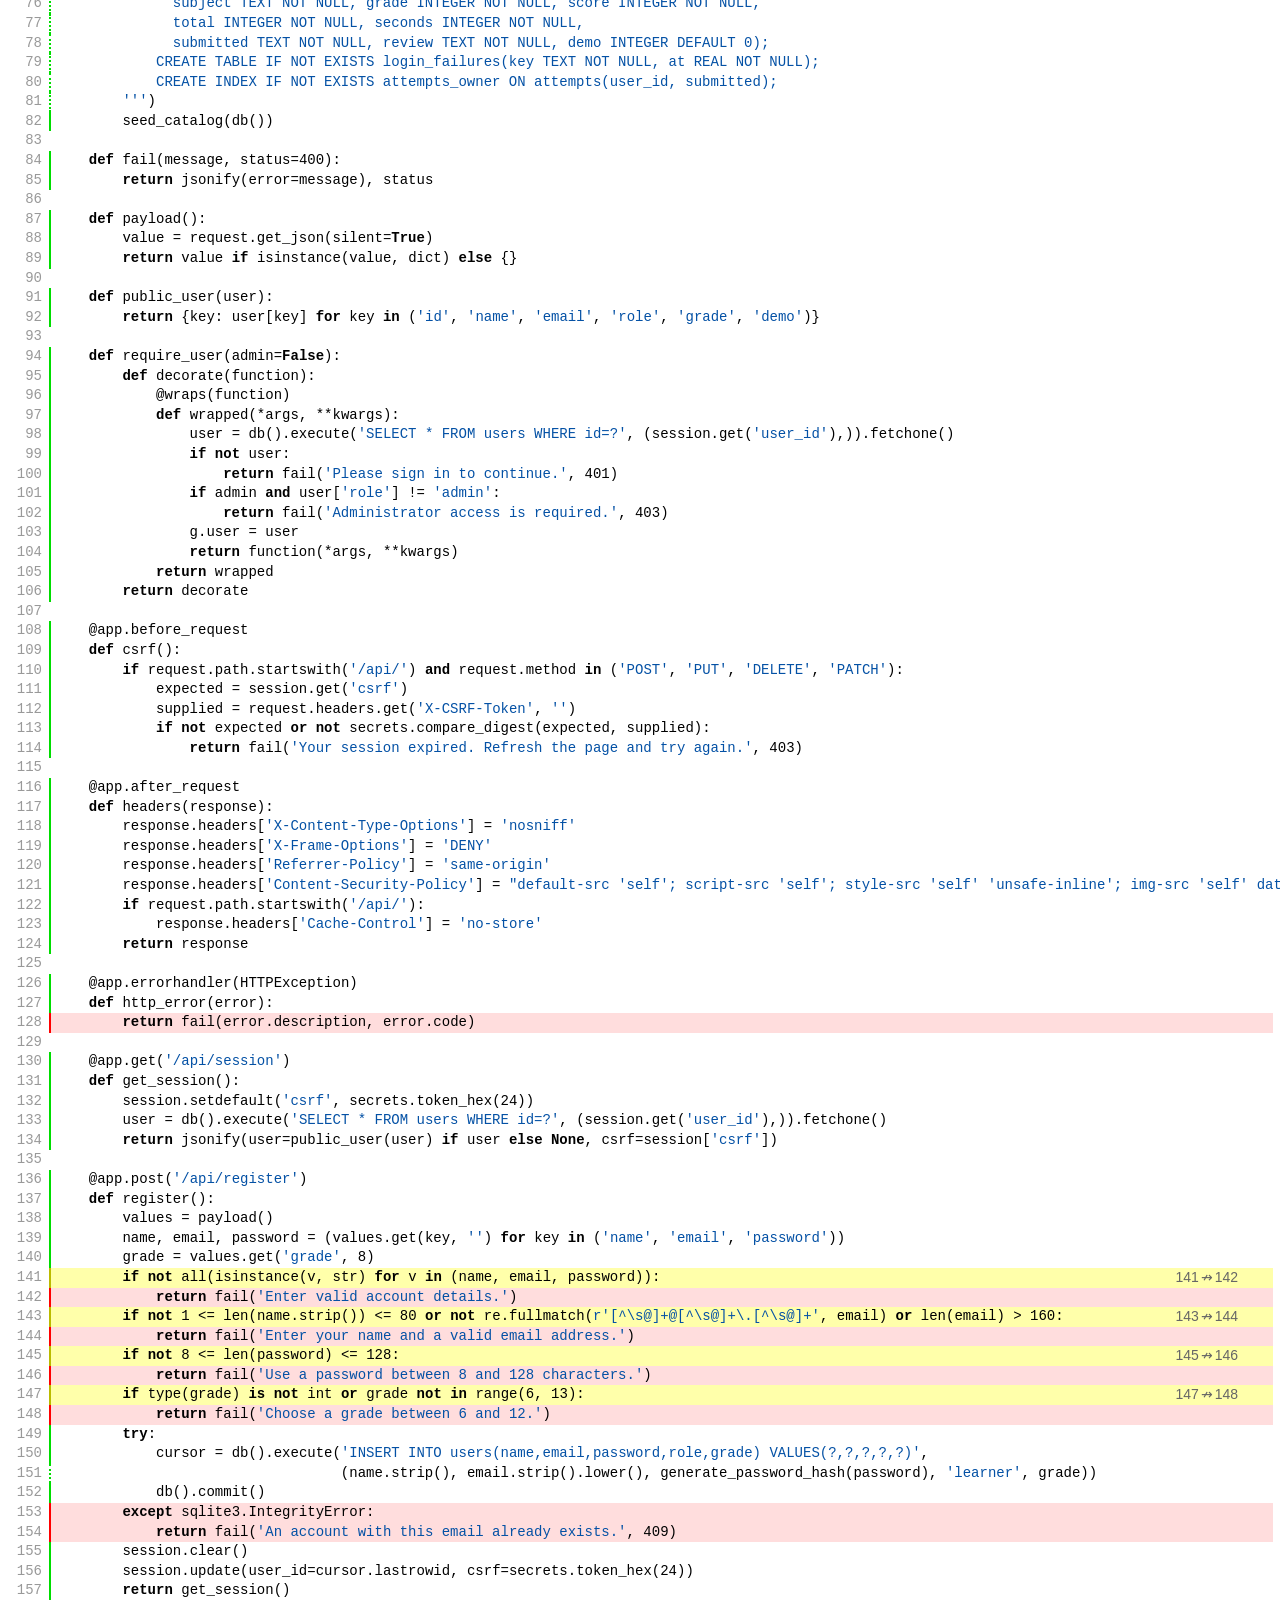
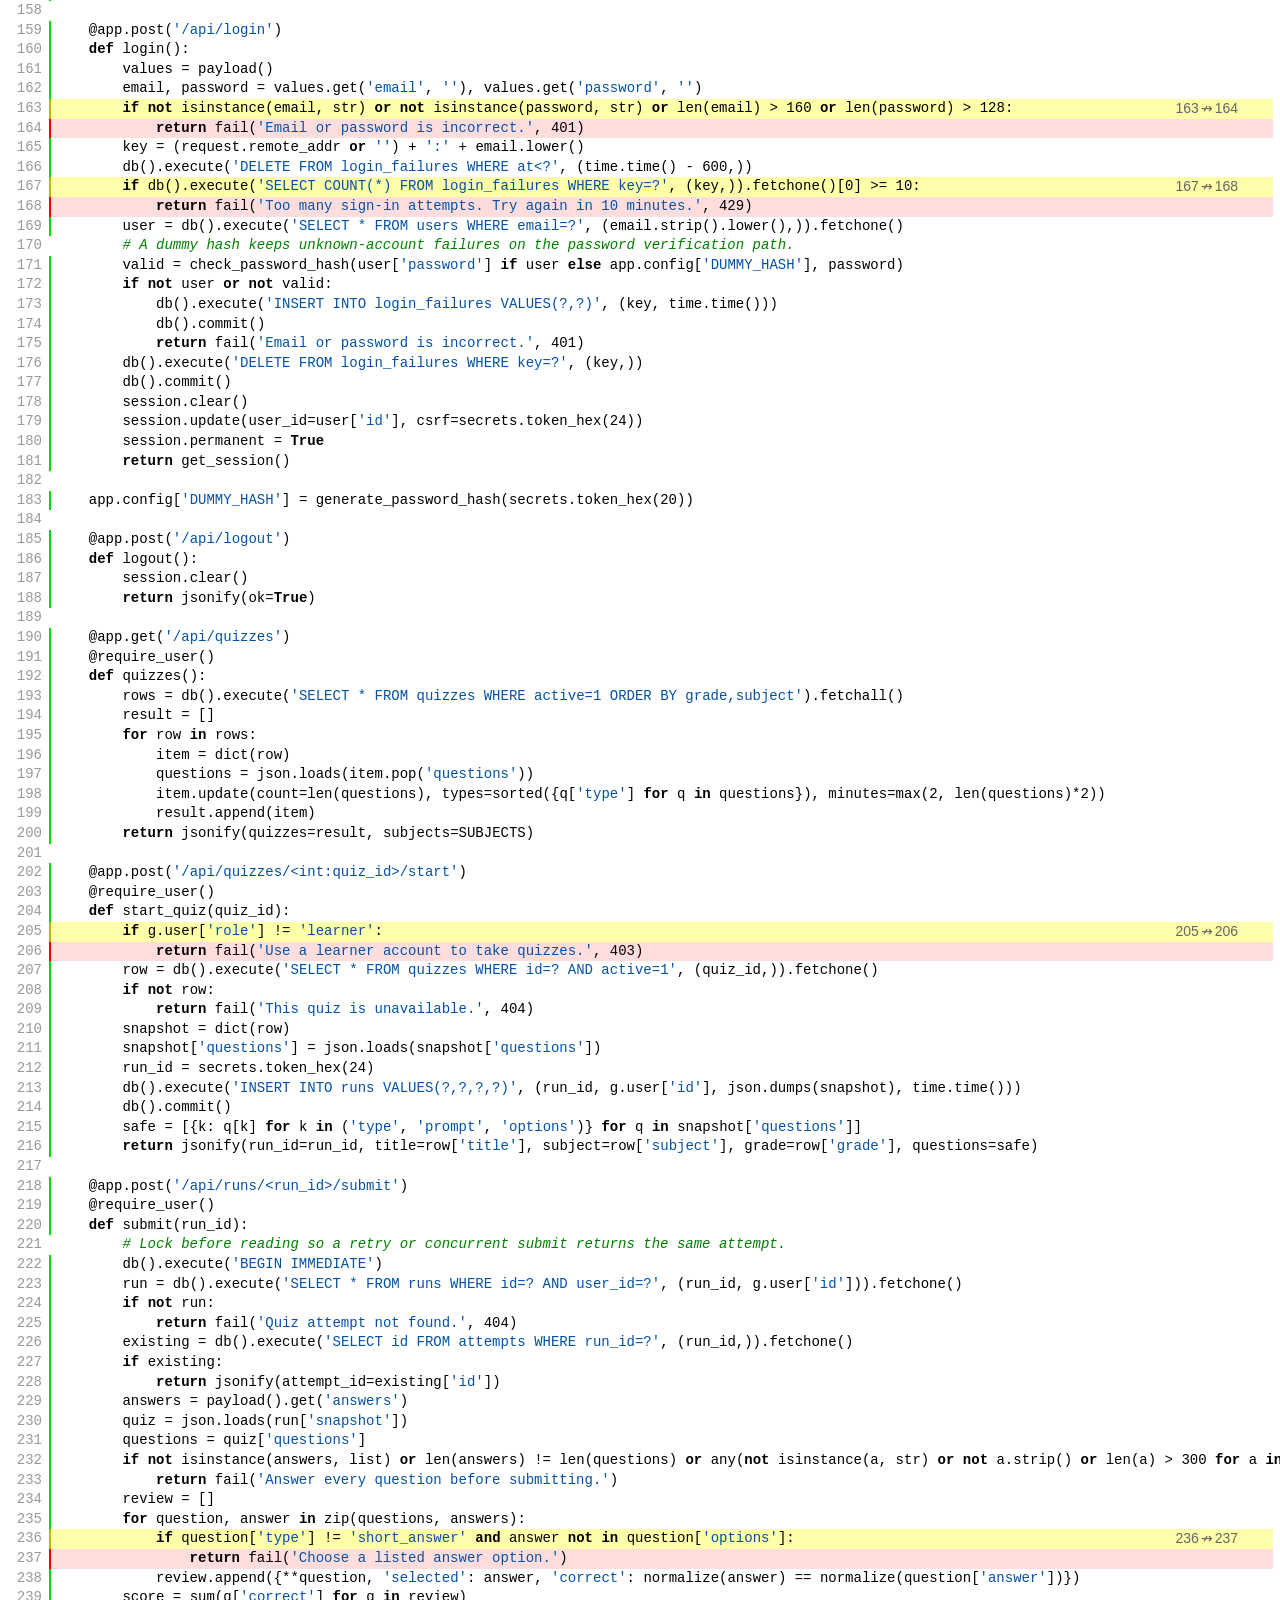
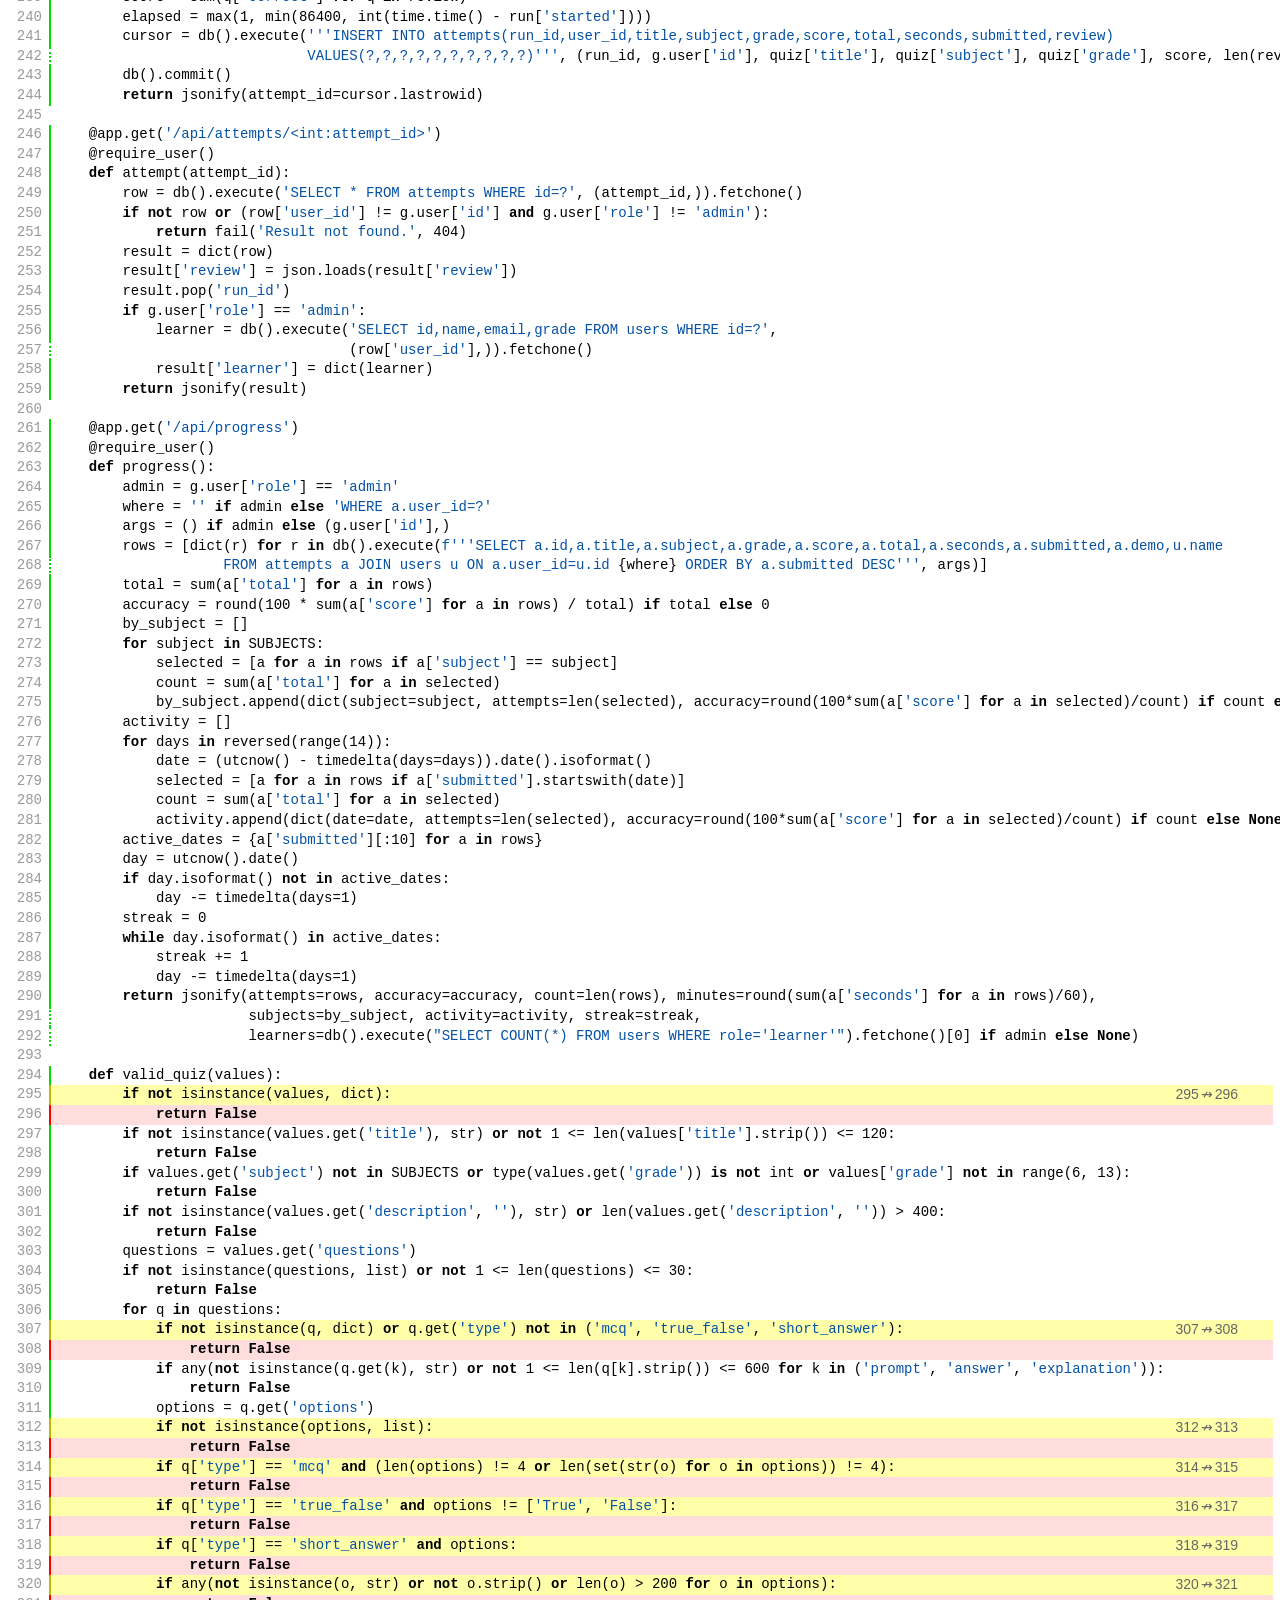
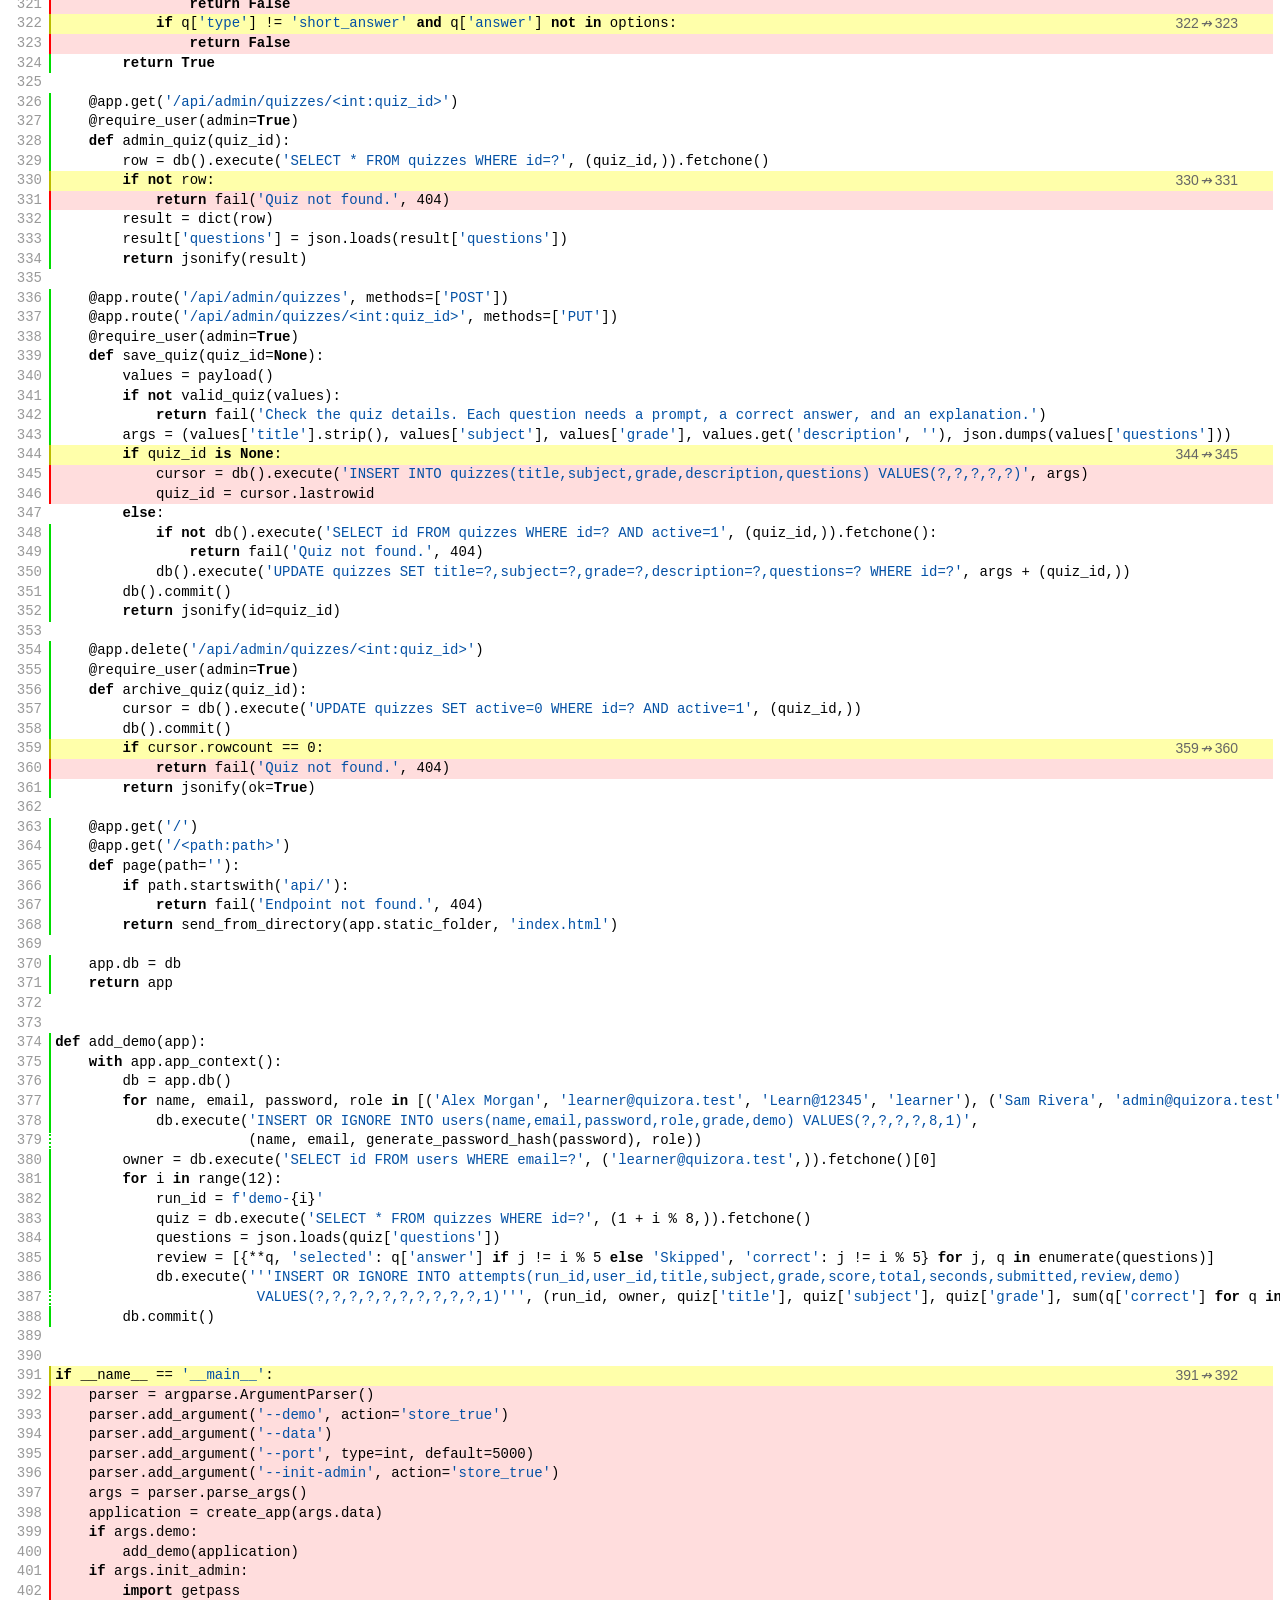
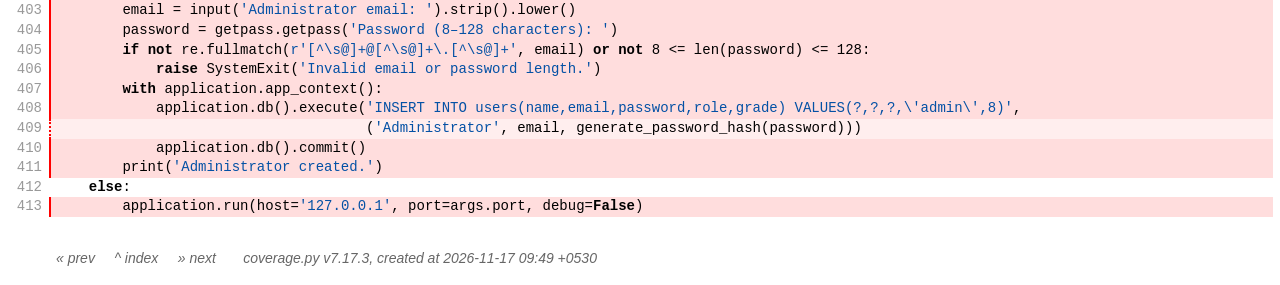
<file: docs/reports/web/z_6a31816d04deed5f_app_py.html>
<!DOCTYPE html>
<html lang="en">
<head>
    <meta http-equiv="Content-Type" content="text/html; charset=utf-8">
    <title>Coverage for web\app.py: 84%</title>
    <link rel="icon" sizes="32x32" href="favicon_32_cb_c827f16f.png">
    <link rel="stylesheet" href="style_cb_0853b3de.css" type="text/css">
    <script src="coverage_html_cb_c74880ea.js" defer></script>
</head>
<body class="pyfile">
<header>
    <div class="content">
        <h1>
            <span class="text">Coverage for </span><b>web<span class="sep">\</span>app.py</b>:
            <span class="pc_cov">84%</span>
        </h1>
        <aside id="help_panel_wrapper">
            <input id="help_panel_state" type="checkbox">
            <label for="help_panel_state">
                <img id="keyboard_icon" src="keybd_closed_cb_900cfef5.png" alt="Show/hide keyboard shortcuts">
            </label>
            <div id="help_panel">
                <p class="legend">Shortcuts on this page</p>
                <div class="keyhelp">
                    <p>
                        <kbd>r</kbd>
                        <kbd>m</kbd>
                        <kbd>x</kbd>
                        <kbd>p</kbd>
                        &nbsp; toggle line displays
                    </p>
                    <p>
                        <kbd>j</kbd>
                        <kbd>k</kbd>
                        &nbsp; next/prev highlighted chunk
                    </p>
                    <p>
                        <kbd>0</kbd> &nbsp; (zero) top of page
                    </p>
                    <p>
                        <kbd>1</kbd> &nbsp; (one) first highlighted chunk
                    </p>
                    <p>
                        <kbd>[</kbd>
                        <kbd>]</kbd>
                        &nbsp; prev/next file
                    </p>
                    <p>
                        <kbd>u</kbd> &nbsp; up to the index
                    </p>
                    <p>
                        <kbd>?</kbd> &nbsp; show/hide this help
                    </p>
                </div>
            </div>
        </aside>
        <h2>
            <span class="text">337 statements &nbsp;</span>
            <button type="button" class="run button_toggle_run" value="run" data-shortcut="r" title="Toggle lines run">292<span class="text"> run</span></button>
            <button type="button" class="mis show_mis button_toggle_mis" value="mis" data-shortcut="m" title="Toggle lines missing">45<span class="text"> missing</span></button>
            <button type="button" class="exc show_exc button_toggle_exc" value="exc" data-shortcut="x" title="Toggle lines excluded">0<span class="text"> excluded</span></button>
            <button type="button" class="par run show_par button_toggle_par" value="par" data-shortcut="p" title="Toggle lines partially run">21<span class="text"> partial</span></button>
        </h2>
        <p class="text">
            <a id="prevFileLink" class="nav" href="index.html">&#xab; prev</a> &nbsp; &nbsp;
            <a id="indexLink" class="nav" href="index.html">&Hat; index</a> &nbsp; &nbsp;
            <a id="nextFileLink" class="nav" href="z_6a31816d04deed5f_seed_py.html">&#xbb; next</a>
            &nbsp; &nbsp; &nbsp;
            <a class="nav" href="https://coverage.readthedocs.io/en/7.17.3">coverage.py v7.17.3</a>,
            created at 2026-11-17 09:49 +0530
        </p>
        <aside class="hidden">
            <button type="button" class="button_next_chunk" data-shortcut="j"></button>
            <button type="button" class="button_prev_chunk" data-shortcut="k"></button>
            <button type="button" class="button_top_of_page" data-shortcut="0"></button>
            <button type="button" class="button_first_chunk" data-shortcut="1"></button>
            <button type="button" class="button_prev_file" data-shortcut="["></button>
            <button type="button" class="button_next_file" data-shortcut="]"></button>
            <button type="button" class="button_to_index" data-shortcut="u"></button>
            <button type="button" class="button_show_hide_help" data-shortcut="?"></button>
        </aside>
    </div>
</header>
<main id="source">
    <p class="pln"><span class="n"><a id="t1" href="#t1">1</a></span><span class="t"><span class="str">&quot;&quot;&quot;Quizora web application. Run with --demo to create local demonstration accounts.&quot;&quot;&quot;</span>&nbsp;</span><span class="r"></span></p>
    <p class="run"><span class="n"><a id="t2" href="#t2">2</a></span><span class="t"><span class="key">import</span> <span class="nam">argparse</span>&nbsp;</span><span class="r"></span></p>
    <p class="run"><span class="n"><a id="t3" href="#t3">3</a></span><span class="t"><span class="key">from</span> <span class="nam">datetime</span> <span class="key">import</span> <span class="nam">datetime</span><span class="op">,</span> <span class="nam">timedelta</span><span class="op">,</span> <span class="nam">timezone</span>&nbsp;</span><span class="r"></span></p>
    <p class="run"><span class="n"><a id="t4" href="#t4">4</a></span><span class="t"><span class="key">from</span> <span class="nam">functools</span> <span class="key">import</span> <span class="nam">wraps</span>&nbsp;</span><span class="r"></span></p>
    <p class="run"><span class="n"><a id="t5" href="#t5">5</a></span><span class="t"><span class="key">import</span> <span class="nam">json</span>&nbsp;</span><span class="r"></span></p>
    <p class="run"><span class="n"><a id="t6" href="#t6">6</a></span><span class="t"><span class="key">import</span> <span class="nam">os</span>&nbsp;</span><span class="r"></span></p>
    <p class="run"><span class="n"><a id="t7" href="#t7">7</a></span><span class="t"><span class="key">from</span> <span class="nam">pathlib</span> <span class="key">import</span> <span class="nam">Path</span>&nbsp;</span><span class="r"></span></p>
    <p class="run"><span class="n"><a id="t8" href="#t8">8</a></span><span class="t"><span class="key">import</span> <span class="nam">re</span>&nbsp;</span><span class="r"></span></p>
    <p class="run"><span class="n"><a id="t9" href="#t9">9</a></span><span class="t"><span class="key">import</span> <span class="nam">secrets</span>&nbsp;</span><span class="r"></span></p>
    <p class="run"><span class="n"><a id="t10" href="#t10">10</a></span><span class="t"><span class="key">import</span> <span class="nam">sqlite3</span>&nbsp;</span><span class="r"></span></p>
    <p class="run"><span class="n"><a id="t11" href="#t11">11</a></span><span class="t"><span class="key">import</span> <span class="nam">time</span>&nbsp;</span><span class="r"></span></p>
    <p class="run"><span class="n"><a id="t12" href="#t12">12</a></span><span class="t"><span class="key">import</span> <span class="nam">unicodedata</span>&nbsp;</span><span class="r"></span></p>
    <p class="pln"><span class="n"><a id="t13" href="#t13">13</a></span><span class="t">&nbsp;</span><span class="r"></span></p>
    <p class="run"><span class="n"><a id="t14" href="#t14">14</a></span><span class="t"><span class="key">from</span> <span class="nam">flask</span> <span class="key">import</span> <span class="nam">Flask</span><span class="op">,</span> <span class="nam">g</span><span class="op">,</span> <span class="nam">jsonify</span><span class="op">,</span> <span class="nam">request</span><span class="op">,</span> <span class="nam">send_from_directory</span><span class="op">,</span> <span class="nam">session</span>&nbsp;</span><span class="r"></span></p>
    <p class="run"><span class="n"><a id="t15" href="#t15">15</a></span><span class="t"><span class="key">from</span> <span class="nam">werkzeug</span><span class="op">.</span><span class="nam">exceptions</span> <span class="key">import</span> <span class="nam">HTTPException</span>&nbsp;</span><span class="r"></span></p>
    <p class="run"><span class="n"><a id="t16" href="#t16">16</a></span><span class="t"><span class="key">from</span> <span class="nam">werkzeug</span><span class="op">.</span><span class="nam">security</span> <span class="key">import</span> <span class="nam">check_password_hash</span><span class="op">,</span> <span class="nam">generate_password_hash</span>&nbsp;</span><span class="r"></span></p>
    <p class="pln"><span class="n"><a id="t17" href="#t17">17</a></span><span class="t">&nbsp;</span><span class="r"></span></p>
    <p class="run"><span class="n"><a id="t18" href="#t18">18</a></span><span class="t"><span class="key">from</span> <span class="nam">web</span><span class="op">.</span><span class="nam">seed</span> <span class="key">import</span> <span class="nam">SUBJECTS</span><span class="op">,</span> <span class="nam">seed_catalog</span>&nbsp;</span><span class="r"></span></p>
    <p class="pln"><span class="n"><a id="t19" href="#t19">19</a></span><span class="t">&nbsp;</span><span class="r"></span></p>
    <p class="pln"><span class="n"><a id="t20" href="#t20">20</a></span><span class="t">&nbsp;</span><span class="r"></span></p>
    <p class="run"><span class="n"><a id="t21" href="#t21">21</a></span><span class="t"><span class="key">def</span> <span class="nam">utcnow</span><span class="op">(</span><span class="op">)</span><span class="op">:</span>&nbsp;</span><span class="r"></span></p>
    <p class="run"><span class="n"><a id="t22" href="#t22">22</a></span><span class="t">    <span class="key">return</span> <span class="nam">datetime</span><span class="op">.</span><span class="nam">now</span><span class="op">(</span><span class="nam">timezone</span><span class="op">.</span><span class="nam">utc</span><span class="op">)</span>&nbsp;</span><span class="r"></span></p>
    <p class="pln"><span class="n"><a id="t23" href="#t23">23</a></span><span class="t">&nbsp;</span><span class="r"></span></p>
    <p class="pln"><span class="n"><a id="t24" href="#t24">24</a></span><span class="t">&nbsp;</span><span class="r"></span></p>
    <p class="run"><span class="n"><a id="t25" href="#t25">25</a></span><span class="t"><span class="key">def</span> <span class="nam">normalize</span><span class="op">(</span><span class="nam">value</span><span class="op">)</span><span class="op">:</span>&nbsp;</span><span class="r"></span></p>
    <p class="run"><span class="n"><a id="t26" href="#t26">26</a></span><span class="t">    <span class="key">return</span> <span class="str">&#x27; &#x27;</span><span class="op">.</span><span class="nam">join</span><span class="op">(</span><span class="nam">unicodedata</span><span class="op">.</span><span class="nam">normalize</span><span class="op">(</span><span class="str">&#x27;NFKC&#x27;</span><span class="op">,</span> <span class="nam">value</span><span class="op">)</span><span class="op">.</span><span class="nam">casefold</span><span class="op">(</span><span class="op">)</span><span class="op">.</span><span class="nam">split</span><span class="op">(</span><span class="op">)</span><span class="op">)</span>&nbsp;</span><span class="r"></span></p>
    <p class="pln"><span class="n"><a id="t27" href="#t27">27</a></span><span class="t">&nbsp;</span><span class="r"></span></p>
    <p class="pln"><span class="n"><a id="t28" href="#t28">28</a></span><span class="t">&nbsp;</span><span class="r"></span></p>
    <p class="run"><span class="n"><a id="t29" href="#t29">29</a></span><span class="t"><span class="key">def</span> <span class="nam">create_app</span><span class="op">(</span><span class="nam">data_dir</span><span class="op">=</span><span class="key">None</span><span class="op">,</span> <span class="nam">testing</span><span class="op">=</span><span class="key">False</span><span class="op">)</span><span class="op">:</span>&nbsp;</span><span class="r"></span></p>
    <p class="run"><span class="n"><a id="t30" href="#t30">30</a></span><span class="t">    <span class="nam">data</span> <span class="op">=</span> <span class="nam">Path</span><span class="op">(</span><span class="nam">data_dir</span> <span class="key">or</span> <span class="nam">os</span><span class="op">.</span><span class="nam">environ</span><span class="op">.</span><span class="nam">get</span><span class="op">(</span><span class="str">&#x27;QUIZ_WEB_DATA&#x27;</span><span class="op">,</span> <span class="str">&#x27;data/web&#x27;</span><span class="op">)</span><span class="op">)</span><span class="op">.</span><span class="nam">resolve</span><span class="op">(</span><span class="op">)</span>&nbsp;</span><span class="r"></span></p>
    <p class="run"><span class="n"><a id="t31" href="#t31">31</a></span><span class="t">    <span class="nam">data</span><span class="op">.</span><span class="nam">mkdir</span><span class="op">(</span><span class="nam">parents</span><span class="op">=</span><span class="key">True</span><span class="op">,</span> <span class="nam">exist_ok</span><span class="op">=</span><span class="key">True</span><span class="op">)</span>&nbsp;</span><span class="r"></span></p>
    <p class="run"><span class="n"><a id="t32" href="#t32">32</a></span><span class="t">    <span class="nam">secret_file</span> <span class="op">=</span> <span class="nam">data</span> <span class="op">/</span> <span class="str">&#x27;.session-key&#x27;</span>&nbsp;</span><span class="r"></span></p>
    <p class="par run show_par"><span class="n"><a id="t33" href="#t33">33</a></span><span class="t">    <span class="key">if</span> <span class="key">not</span> <span class="nam">secret_file</span><span class="op">.</span><span class="nam">exists</span><span class="op">(</span><span class="op">)</span><span class="op">:</span>&nbsp;</span><span class="r"><span class="annotate short">33&#x202F;&#x219B;&#x202F;40</span><span class="annotate long">line 33 didn't jump to line 40 because the condition on line 33 was always true</span></span></p>
    <p class="run"><span class="n"><a id="t34" href="#t34">34</a></span><span class="t">        <span class="key">try</span><span class="op">:</span>&nbsp;</span><span class="r"></span></p>
    <p class="run"><span class="n"><a id="t35" href="#t35">35</a></span><span class="t">            <span class="key">with</span> <span class="nam">secret_file</span><span class="op">.</span><span class="nam">open</span><span class="op">(</span><span class="str">&#x27;x&#x27;</span><span class="op">)</span> <span class="key">as</span> <span class="nam">file</span><span class="op">:</span>&nbsp;</span><span class="r"></span></p>
    <p class="run"><span class="n"><a id="t36" href="#t36">36</a></span><span class="t">                <span class="nam">file</span><span class="op">.</span><span class="nam">write</span><span class="op">(</span><span class="nam">secrets</span><span class="op">.</span><span class="nam">token_hex</span><span class="op">(</span><span class="num">32</span><span class="op">)</span><span class="op">)</span>&nbsp;</span><span class="r"></span></p>
    <p class="run"><span class="n"><a id="t37" href="#t37">37</a></span><span class="t">            <span class="nam">secret_file</span><span class="op">.</span><span class="nam">chmod</span><span class="op">(</span><span class="num">0o600</span><span class="op">)</span>&nbsp;</span><span class="r"></span></p>
    <p class="mis show_mis"><span class="n"><a id="t38" href="#t38">38</a></span><span class="t">        <span class="key">except</span> <span class="nam">FileExistsError</span><span class="op">:</span>&nbsp;</span><span class="r"></span></p>
    <p class="mis show_mis"><span class="n"><a id="t39" href="#t39">39</a></span><span class="t">            <span class="key">pass</span>&nbsp;</span><span class="r"></span></p>
    <p class="run"><span class="n"><a id="t40" href="#t40">40</a></span><span class="t">    <span class="nam">app</span> <span class="op">=</span> <span class="nam">Flask</span><span class="op">(</span><span class="nam">__name__</span><span class="op">,</span> <span class="nam">static_folder</span><span class="op">=</span><span class="str">&#x27;static&#x27;</span><span class="op">,</span> <span class="nam">static_url_path</span><span class="op">=</span><span class="str">&#x27;/static&#x27;</span><span class="op">)</span>&nbsp;</span><span class="r"></span></p>
    <p class="run"><span class="n"><a id="t41" href="#t41">41</a></span><span class="t">    <span class="nam">app</span><span class="op">.</span><span class="nam">config</span><span class="op">.</span><span class="nam">update</span><span class="op">(</span><span class="nam">SECRET_KEY</span><span class="op">=</span><span class="nam">os</span><span class="op">.</span><span class="nam">environ</span><span class="op">.</span><span class="nam">get</span><span class="op">(</span><span class="str">&#x27;QUIZ_SECRET_KEY&#x27;</span><span class="op">)</span> <span class="key">or</span> <span class="nam">secret_file</span><span class="op">.</span><span class="nam">read_text</span><span class="op">(</span><span class="op">)</span><span class="op">,</span>&nbsp;</span><span class="r"></span></p>
    <p class="run run2"><span class="n"><a id="t42" href="#t42">42</a></span><span class="t">                      <span class="nam">TESTING</span><span class="op">=</span><span class="nam">testing</span><span class="op">,</span> <span class="nam">MAX_CONTENT_LENGTH</span><span class="op">=</span><span class="num">256_000</span><span class="op">,</span>&nbsp;</span><span class="r"></span></p>
    <p class="run run2"><span class="n"><a id="t43" href="#t43">43</a></span><span class="t">                      <span class="nam">SESSION_COOKIE_HTTPONLY</span><span class="op">=</span><span class="key">True</span><span class="op">,</span> <span class="nam">SESSION_COOKIE_SAMESITE</span><span class="op">=</span><span class="str">&#x27;Strict&#x27;</span><span class="op">,</span>&nbsp;</span><span class="r"></span></p>
    <p class="run run2"><span class="n"><a id="t44" href="#t44">44</a></span><span class="t">                      <span class="nam">SESSION_COOKIE_SECURE</span><span class="op">=</span><span class="nam">os</span><span class="op">.</span><span class="nam">environ</span><span class="op">.</span><span class="nam">get</span><span class="op">(</span><span class="str">&#x27;QUIZ_HTTPS&#x27;</span><span class="op">)</span> <span class="op">==</span> <span class="str">&#x27;1&#x27;</span><span class="op">,</span>&nbsp;</span><span class="r"></span></p>
    <p class="run run2"><span class="n"><a id="t45" href="#t45">45</a></span><span class="t">                      <span class="nam">PERMANENT_SESSION_LIFETIME</span><span class="op">=</span><span class="nam">timedelta</span><span class="op">(</span><span class="nam">hours</span><span class="op">=</span><span class="num">8</span><span class="op">)</span><span class="op">)</span>&nbsp;</span><span class="r"></span></p>
    <p class="pln"><span class="n"><a id="t46" href="#t46">46</a></span><span class="t">&nbsp;</span><span class="r"></span></p>
    <p class="run"><span class="n"><a id="t47" href="#t47">47</a></span><span class="t">    <span class="key">def</span> <span class="nam">db</span><span class="op">(</span><span class="op">)</span><span class="op">:</span>&nbsp;</span><span class="r"></span></p>
    <p class="run"><span class="n"><a id="t48" href="#t48">48</a></span><span class="t">        <span class="key">if</span> <span class="str">&#x27;db&#x27;</span> <span class="key">not</span> <span class="key">in</span> <span class="nam">g</span><span class="op">:</span>&nbsp;</span><span class="r"></span></p>
    <p class="run"><span class="n"><a id="t49" href="#t49">49</a></span><span class="t">            <span class="nam">g</span><span class="op">.</span><span class="nam">db</span> <span class="op">=</span> <span class="nam">sqlite3</span><span class="op">.</span><span class="nam">connect</span><span class="op">(</span><span class="nam">data</span> <span class="op">/</span> <span class="str">&#x27;quiz.sqlite3&#x27;</span><span class="op">,</span> <span class="nam">timeout</span><span class="op">=</span><span class="num">15</span><span class="op">)</span>&nbsp;</span><span class="r"></span></p>
    <p class="run"><span class="n"><a id="t50" href="#t50">50</a></span><span class="t">            <span class="nam">g</span><span class="op">.</span><span class="nam">db</span><span class="op">.</span><span class="nam">row_factory</span> <span class="op">=</span> <span class="nam">sqlite3</span><span class="op">.</span><span class="nam">Row</span>&nbsp;</span><span class="r"></span></p>
    <p class="run"><span class="n"><a id="t51" href="#t51">51</a></span><span class="t">            <span class="nam">g</span><span class="op">.</span><span class="nam">db</span><span class="op">.</span><span class="nam">execute</span><span class="op">(</span><span class="str">&#x27;PRAGMA foreign_keys=ON&#x27;</span><span class="op">)</span>&nbsp;</span><span class="r"></span></p>
    <p class="run"><span class="n"><a id="t52" href="#t52">52</a></span><span class="t">        <span class="key">return</span> <span class="nam">g</span><span class="op">.</span><span class="nam">db</span>&nbsp;</span><span class="r"></span></p>
    <p class="pln"><span class="n"><a id="t53" href="#t53">53</a></span><span class="t">&nbsp;</span><span class="r"></span></p>
    <p class="run"><span class="n"><a id="t54" href="#t54">54</a></span><span class="t">    <span class="op">@</span><span class="nam">app</span><span class="op">.</span><span class="nam">teardown_appcontext</span>&nbsp;</span><span class="r"></span></p>
    <p class="run"><span class="n"><a id="t55" href="#t55">55</a></span><span class="t">    <span class="key">def</span> <span class="nam">close_db</span><span class="op">(</span><span class="nam">error</span><span class="op">=</span><span class="key">None</span><span class="op">)</span><span class="op">:</span>&nbsp;</span><span class="r"></span></p>
    <p class="run"><span class="n"><a id="t56" href="#t56">56</a></span><span class="t">        <span class="nam">connection</span> <span class="op">=</span> <span class="nam">g</span><span class="op">.</span><span class="nam">pop</span><span class="op">(</span><span class="str">&#x27;db&#x27;</span><span class="op">,</span> <span class="key">None</span><span class="op">)</span>&nbsp;</span><span class="r"></span></p>
    <p class="run"><span class="n"><a id="t57" href="#t57">57</a></span><span class="t">        <span class="key">if</span> <span class="nam">connection</span><span class="op">:</span>&nbsp;</span><span class="r"></span></p>
    <p class="run"><span class="n"><a id="t58" href="#t58">58</a></span><span class="t">            <span class="nam">connection</span><span class="op">.</span><span class="nam">close</span><span class="op">(</span><span class="op">)</span>&nbsp;</span><span class="r"></span></p>
    <p class="pln"><span class="n"><a id="t59" href="#t59">59</a></span><span class="t">&nbsp;</span><span class="r"></span></p>
    <p class="run"><span class="n"><a id="t60" href="#t60">60</a></span><span class="t">    <span class="key">with</span> <span class="nam">app</span><span class="op">.</span><span class="nam">app_context</span><span class="op">(</span><span class="op">)</span><span class="op">:</span>&nbsp;</span><span class="r"></span></p>
    <p class="run"><span class="n"><a id="t61" href="#t61">61</a></span><span class="t">        <span class="nam">db</span><span class="op">(</span><span class="op">)</span><span class="op">.</span><span class="nam">executescript</span><span class="op">(</span><span class="str">&#x27;&#x27;&#x27;</span>&nbsp;</span><span class="r"></span></p>
    <p class="run run2"><span class="n"><a id="t62" href="#t62">62</a></span><span class="t"><span class="str">            CREATE TABLE IF NOT EXISTS users(</span>&nbsp;</span><span class="r"></span></p>
    <p class="run run2"><span class="n"><a id="t63" href="#t63">63</a></span><span class="t"><span class="str">              id INTEGER PRIMARY KEY, name TEXT NOT NULL, email TEXT UNIQUE NOT NULL,</span>&nbsp;</span><span class="r"></span></p>
    <p class="run run2"><span class="n"><a id="t64" href="#t64">64</a></span><span class="t"><span class="str">              password TEXT NOT NULL, role TEXT NOT NULL CHECK(role IN (&#x27;learner&#x27;,&#x27;admin&#x27;)),</span>&nbsp;</span><span class="r"></span></p>
    <p class="run run2"><span class="n"><a id="t65" href="#t65">65</a></span><span class="t"><span class="str">              grade INTEGER NOT NULL, demo INTEGER NOT NULL DEFAULT 0);</span>&nbsp;</span><span class="r"></span></p>
    <p class="run run2"><span class="n"><a id="t66" href="#t66">66</a></span><span class="t"><span class="str">            CREATE TABLE IF NOT EXISTS quizzes(</span>&nbsp;</span><span class="r"></span></p>
    <p class="run run2"><span class="n"><a id="t67" href="#t67">67</a></span><span class="t"><span class="str">              id INTEGER PRIMARY KEY, title TEXT NOT NULL, subject TEXT NOT NULL,</span>&nbsp;</span><span class="r"></span></p>
    <p class="run run2"><span class="n"><a id="t68" href="#t68">68</a></span><span class="t"><span class="str">              grade INTEGER NOT NULL, description TEXT NOT NULL, questions TEXT NOT NULL,</span>&nbsp;</span><span class="r"></span></p>
    <p class="run run2"><span class="n"><a id="t69" href="#t69">69</a></span><span class="t"><span class="str">              active INTEGER NOT NULL DEFAULT 1);</span>&nbsp;</span><span class="r"></span></p>
    <p class="run run2"><span class="n"><a id="t70" href="#t70">70</a></span><span class="t"><span class="str">            CREATE TABLE IF NOT EXISTS runs(</span>&nbsp;</span><span class="r"></span></p>
    <p class="run run2"><span class="n"><a id="t71" href="#t71">71</a></span><span class="t"><span class="str">              id TEXT PRIMARY KEY, user_id INTEGER NOT NULL REFERENCES users(id),</span>&nbsp;</span><span class="r"></span></p>
    <p class="run run2"><span class="n"><a id="t72" href="#t72">72</a></span><span class="t"><span class="str">              snapshot TEXT NOT NULL, started REAL NOT NULL);</span>&nbsp;</span><span class="r"></span></p>
    <p class="run run2"><span class="n"><a id="t73" href="#t73">73</a></span><span class="t"><span class="str">            CREATE TABLE IF NOT EXISTS attempts(</span>&nbsp;</span><span class="r"></span></p>
    <p class="run run2"><span class="n"><a id="t74" href="#t74">74</a></span><span class="t"><span class="str">              id INTEGER PRIMARY KEY, run_id TEXT UNIQUE NOT NULL,</span>&nbsp;</span><span class="r"></span></p>
    <p class="run run2"><span class="n"><a id="t75" href="#t75">75</a></span><span class="t"><span class="str">              user_id INTEGER NOT NULL REFERENCES users(id), title TEXT NOT NULL,</span>&nbsp;</span><span class="r"></span></p>
    <p class="run run2"><span class="n"><a id="t76" href="#t76">76</a></span><span class="t"><span class="str">              subject TEXT NOT NULL, grade INTEGER NOT NULL, score INTEGER NOT NULL,</span>&nbsp;</span><span class="r"></span></p>
    <p class="run run2"><span class="n"><a id="t77" href="#t77">77</a></span><span class="t"><span class="str">              total INTEGER NOT NULL, seconds INTEGER NOT NULL,</span>&nbsp;</span><span class="r"></span></p>
    <p class="run run2"><span class="n"><a id="t78" href="#t78">78</a></span><span class="t"><span class="str">              submitted TEXT NOT NULL, review TEXT NOT NULL, demo INTEGER DEFAULT 0);</span>&nbsp;</span><span class="r"></span></p>
    <p class="run run2"><span class="n"><a id="t79" href="#t79">79</a></span><span class="t"><span class="str">            CREATE TABLE IF NOT EXISTS login_failures(key TEXT NOT NULL, at REAL NOT NULL);</span>&nbsp;</span><span class="r"></span></p>
    <p class="run run2"><span class="n"><a id="t80" href="#t80">80</a></span><span class="t"><span class="str">            CREATE INDEX IF NOT EXISTS attempts_owner ON attempts(user_id, submitted);</span>&nbsp;</span><span class="r"></span></p>
    <p class="run run2"><span class="n"><a id="t81" href="#t81">81</a></span><span class="t"><span class="str">        &#x27;&#x27;&#x27;</span><span class="op">)</span>&nbsp;</span><span class="r"></span></p>
    <p class="run"><span class="n"><a id="t82" href="#t82">82</a></span><span class="t">        <span class="nam">seed_catalog</span><span class="op">(</span><span class="nam">db</span><span class="op">(</span><span class="op">)</span><span class="op">)</span>&nbsp;</span><span class="r"></span></p>
    <p class="pln"><span class="n"><a id="t83" href="#t83">83</a></span><span class="t">&nbsp;</span><span class="r"></span></p>
    <p class="run"><span class="n"><a id="t84" href="#t84">84</a></span><span class="t">    <span class="key">def</span> <span class="nam">fail</span><span class="op">(</span><span class="nam">message</span><span class="op">,</span> <span class="nam">status</span><span class="op">=</span><span class="num">400</span><span class="op">)</span><span class="op">:</span>&nbsp;</span><span class="r"></span></p>
    <p class="run"><span class="n"><a id="t85" href="#t85">85</a></span><span class="t">        <span class="key">return</span> <span class="nam">jsonify</span><span class="op">(</span><span class="nam">error</span><span class="op">=</span><span class="nam">message</span><span class="op">)</span><span class="op">,</span> <span class="nam">status</span>&nbsp;</span><span class="r"></span></p>
    <p class="pln"><span class="n"><a id="t86" href="#t86">86</a></span><span class="t">&nbsp;</span><span class="r"></span></p>
    <p class="run"><span class="n"><a id="t87" href="#t87">87</a></span><span class="t">    <span class="key">def</span> <span class="nam">payload</span><span class="op">(</span><span class="op">)</span><span class="op">:</span>&nbsp;</span><span class="r"></span></p>
    <p class="run"><span class="n"><a id="t88" href="#t88">88</a></span><span class="t">        <span class="nam">value</span> <span class="op">=</span> <span class="nam">request</span><span class="op">.</span><span class="nam">get_json</span><span class="op">(</span><span class="nam">silent</span><span class="op">=</span><span class="key">True</span><span class="op">)</span>&nbsp;</span><span class="r"></span></p>
    <p class="run"><span class="n"><a id="t89" href="#t89">89</a></span><span class="t">        <span class="key">return</span> <span class="nam">value</span> <span class="key">if</span> <span class="nam">isinstance</span><span class="op">(</span><span class="nam">value</span><span class="op">,</span> <span class="nam">dict</span><span class="op">)</span> <span class="key">else</span> <span class="op">{</span><span class="op">}</span>&nbsp;</span><span class="r"></span></p>
    <p class="pln"><span class="n"><a id="t90" href="#t90">90</a></span><span class="t">&nbsp;</span><span class="r"></span></p>
    <p class="run"><span class="n"><a id="t91" href="#t91">91</a></span><span class="t">    <span class="key">def</span> <span class="nam">public_user</span><span class="op">(</span><span class="nam">user</span><span class="op">)</span><span class="op">:</span>&nbsp;</span><span class="r"></span></p>
    <p class="run"><span class="n"><a id="t92" href="#t92">92</a></span><span class="t">        <span class="key">return</span> <span class="op">{</span><span class="nam">key</span><span class="op">:</span> <span class="nam">user</span><span class="op">[</span><span class="nam">key</span><span class="op">]</span> <span class="key">for</span> <span class="nam">key</span> <span class="key">in</span> <span class="op">(</span><span class="str">&#x27;id&#x27;</span><span class="op">,</span> <span class="str">&#x27;name&#x27;</span><span class="op">,</span> <span class="str">&#x27;email&#x27;</span><span class="op">,</span> <span class="str">&#x27;role&#x27;</span><span class="op">,</span> <span class="str">&#x27;grade&#x27;</span><span class="op">,</span> <span class="str">&#x27;demo&#x27;</span><span class="op">)</span><span class="op">}</span>&nbsp;</span><span class="r"></span></p>
    <p class="pln"><span class="n"><a id="t93" href="#t93">93</a></span><span class="t">&nbsp;</span><span class="r"></span></p>
    <p class="run"><span class="n"><a id="t94" href="#t94">94</a></span><span class="t">    <span class="key">def</span> <span class="nam">require_user</span><span class="op">(</span><span class="nam">admin</span><span class="op">=</span><span class="key">False</span><span class="op">)</span><span class="op">:</span>&nbsp;</span><span class="r"></span></p>
    <p class="run"><span class="n"><a id="t95" href="#t95">95</a></span><span class="t">        <span class="key">def</span> <span class="nam">decorate</span><span class="op">(</span><span class="nam">function</span><span class="op">)</span><span class="op">:</span>&nbsp;</span><span class="r"></span></p>
    <p class="run"><span class="n"><a id="t96" href="#t96">96</a></span><span class="t">            <span class="op">@</span><span class="nam">wraps</span><span class="op">(</span><span class="nam">function</span><span class="op">)</span>&nbsp;</span><span class="r"></span></p>
    <p class="run"><span class="n"><a id="t97" href="#t97">97</a></span><span class="t">            <span class="key">def</span> <span class="nam">wrapped</span><span class="op">(</span><span class="op">*</span><span class="nam">args</span><span class="op">,</span> <span class="op">**</span><span class="nam">kwargs</span><span class="op">)</span><span class="op">:</span>&nbsp;</span><span class="r"></span></p>
    <p class="run"><span class="n"><a id="t98" href="#t98">98</a></span><span class="t">                <span class="nam">user</span> <span class="op">=</span> <span class="nam">db</span><span class="op">(</span><span class="op">)</span><span class="op">.</span><span class="nam">execute</span><span class="op">(</span><span class="str">&#x27;SELECT * FROM users WHERE id=?&#x27;</span><span class="op">,</span> <span class="op">(</span><span class="nam">session</span><span class="op">.</span><span class="nam">get</span><span class="op">(</span><span class="str">&#x27;user_id&#x27;</span><span class="op">)</span><span class="op">,</span><span class="op">)</span><span class="op">)</span><span class="op">.</span><span class="nam">fetchone</span><span class="op">(</span><span class="op">)</span>&nbsp;</span><span class="r"></span></p>
    <p class="run"><span class="n"><a id="t99" href="#t99">99</a></span><span class="t">                <span class="key">if</span> <span class="key">not</span> <span class="nam">user</span><span class="op">:</span>&nbsp;</span><span class="r"></span></p>
    <p class="run"><span class="n"><a id="t100" href="#t100">100</a></span><span class="t">                    <span class="key">return</span> <span class="nam">fail</span><span class="op">(</span><span class="str">&#x27;Please sign in to continue.&#x27;</span><span class="op">,</span> <span class="num">401</span><span class="op">)</span>&nbsp;</span><span class="r"></span></p>
    <p class="run"><span class="n"><a id="t101" href="#t101">101</a></span><span class="t">                <span class="key">if</span> <span class="nam">admin</span> <span class="key">and</span> <span class="nam">user</span><span class="op">[</span><span class="str">&#x27;role&#x27;</span><span class="op">]</span> <span class="op">!=</span> <span class="str">&#x27;admin&#x27;</span><span class="op">:</span>&nbsp;</span><span class="r"></span></p>
    <p class="run"><span class="n"><a id="t102" href="#t102">102</a></span><span class="t">                    <span class="key">return</span> <span class="nam">fail</span><span class="op">(</span><span class="str">&#x27;Administrator access is required.&#x27;</span><span class="op">,</span> <span class="num">403</span><span class="op">)</span>&nbsp;</span><span class="r"></span></p>
    <p class="run"><span class="n"><a id="t103" href="#t103">103</a></span><span class="t">                <span class="nam">g</span><span class="op">.</span><span class="nam">user</span> <span class="op">=</span> <span class="nam">user</span>&nbsp;</span><span class="r"></span></p>
    <p class="run"><span class="n"><a id="t104" href="#t104">104</a></span><span class="t">                <span class="key">return</span> <span class="nam">function</span><span class="op">(</span><span class="op">*</span><span class="nam">args</span><span class="op">,</span> <span class="op">**</span><span class="nam">kwargs</span><span class="op">)</span>&nbsp;</span><span class="r"></span></p>
    <p class="run"><span class="n"><a id="t105" href="#t105">105</a></span><span class="t">            <span class="key">return</span> <span class="nam">wrapped</span>&nbsp;</span><span class="r"></span></p>
    <p class="run"><span class="n"><a id="t106" href="#t106">106</a></span><span class="t">        <span class="key">return</span> <span class="nam">decorate</span>&nbsp;</span><span class="r"></span></p>
    <p class="pln"><span class="n"><a id="t107" href="#t107">107</a></span><span class="t">&nbsp;</span><span class="r"></span></p>
    <p class="run"><span class="n"><a id="t108" href="#t108">108</a></span><span class="t">    <span class="op">@</span><span class="nam">app</span><span class="op">.</span><span class="nam">before_request</span>&nbsp;</span><span class="r"></span></p>
    <p class="run"><span class="n"><a id="t109" href="#t109">109</a></span><span class="t">    <span class="key">def</span> <span class="nam">csrf</span><span class="op">(</span><span class="op">)</span><span class="op">:</span>&nbsp;</span><span class="r"></span></p>
    <p class="run"><span class="n"><a id="t110" href="#t110">110</a></span><span class="t">        <span class="key">if</span> <span class="nam">request</span><span class="op">.</span><span class="nam">path</span><span class="op">.</span><span class="nam">startswith</span><span class="op">(</span><span class="str">&#x27;/api/&#x27;</span><span class="op">)</span> <span class="key">and</span> <span class="nam">request</span><span class="op">.</span><span class="nam">method</span> <span class="key">in</span> <span class="op">(</span><span class="str">&#x27;POST&#x27;</span><span class="op">,</span> <span class="str">&#x27;PUT&#x27;</span><span class="op">,</span> <span class="str">&#x27;DELETE&#x27;</span><span class="op">,</span> <span class="str">&#x27;PATCH&#x27;</span><span class="op">)</span><span class="op">:</span>&nbsp;</span><span class="r"></span></p>
    <p class="run"><span class="n"><a id="t111" href="#t111">111</a></span><span class="t">            <span class="nam">expected</span> <span class="op">=</span> <span class="nam">session</span><span class="op">.</span><span class="nam">get</span><span class="op">(</span><span class="str">&#x27;csrf&#x27;</span><span class="op">)</span>&nbsp;</span><span class="r"></span></p>
    <p class="run"><span class="n"><a id="t112" href="#t112">112</a></span><span class="t">            <span class="nam">supplied</span> <span class="op">=</span> <span class="nam">request</span><span class="op">.</span><span class="nam">headers</span><span class="op">.</span><span class="nam">get</span><span class="op">(</span><span class="str">&#x27;X-CSRF-Token&#x27;</span><span class="op">,</span> <span class="str">&#x27;&#x27;</span><span class="op">)</span>&nbsp;</span><span class="r"></span></p>
    <p class="run"><span class="n"><a id="t113" href="#t113">113</a></span><span class="t">            <span class="key">if</span> <span class="key">not</span> <span class="nam">expected</span> <span class="key">or</span> <span class="key">not</span> <span class="nam">secrets</span><span class="op">.</span><span class="nam">compare_digest</span><span class="op">(</span><span class="nam">expected</span><span class="op">,</span> <span class="nam">supplied</span><span class="op">)</span><span class="op">:</span>&nbsp;</span><span class="r"></span></p>
    <p class="run"><span class="n"><a id="t114" href="#t114">114</a></span><span class="t">                <span class="key">return</span> <span class="nam">fail</span><span class="op">(</span><span class="str">&#x27;Your session expired. Refresh the page and try again.&#x27;</span><span class="op">,</span> <span class="num">403</span><span class="op">)</span>&nbsp;</span><span class="r"></span></p>
    <p class="pln"><span class="n"><a id="t115" href="#t115">115</a></span><span class="t">&nbsp;</span><span class="r"></span></p>
    <p class="run"><span class="n"><a id="t116" href="#t116">116</a></span><span class="t">    <span class="op">@</span><span class="nam">app</span><span class="op">.</span><span class="nam">after_request</span>&nbsp;</span><span class="r"></span></p>
    <p class="run"><span class="n"><a id="t117" href="#t117">117</a></span><span class="t">    <span class="key">def</span> <span class="nam">headers</span><span class="op">(</span><span class="nam">response</span><span class="op">)</span><span class="op">:</span>&nbsp;</span><span class="r"></span></p>
    <p class="run"><span class="n"><a id="t118" href="#t118">118</a></span><span class="t">        <span class="nam">response</span><span class="op">.</span><span class="nam">headers</span><span class="op">[</span><span class="str">&#x27;X-Content-Type-Options&#x27;</span><span class="op">]</span> <span class="op">=</span> <span class="str">&#x27;nosniff&#x27;</span>&nbsp;</span><span class="r"></span></p>
    <p class="run"><span class="n"><a id="t119" href="#t119">119</a></span><span class="t">        <span class="nam">response</span><span class="op">.</span><span class="nam">headers</span><span class="op">[</span><span class="str">&#x27;X-Frame-Options&#x27;</span><span class="op">]</span> <span class="op">=</span> <span class="str">&#x27;DENY&#x27;</span>&nbsp;</span><span class="r"></span></p>
    <p class="run"><span class="n"><a id="t120" href="#t120">120</a></span><span class="t">        <span class="nam">response</span><span class="op">.</span><span class="nam">headers</span><span class="op">[</span><span class="str">&#x27;Referrer-Policy&#x27;</span><span class="op">]</span> <span class="op">=</span> <span class="str">&#x27;same-origin&#x27;</span>&nbsp;</span><span class="r"></span></p>
    <p class="run"><span class="n"><a id="t121" href="#t121">121</a></span><span class="t">        <span class="nam">response</span><span class="op">.</span><span class="nam">headers</span><span class="op">[</span><span class="str">&#x27;Content-Security-Policy&#x27;</span><span class="op">]</span> <span class="op">=</span> <span class="str">&quot;default-src &#x27;self&#x27;; script-src &#x27;self&#x27;; style-src &#x27;self&#x27; &#x27;unsafe-inline&#x27;; img-src &#x27;self&#x27; data:; connect-src &#x27;self&#x27;; frame-ancestors &#x27;none&#x27;; base-uri &#x27;self&#x27;; form-action &#x27;self&#x27;&quot;</span>&nbsp;</span><span class="r"></span></p>
    <p class="run"><span class="n"><a id="t122" href="#t122">122</a></span><span class="t">        <span class="key">if</span> <span class="nam">request</span><span class="op">.</span><span class="nam">path</span><span class="op">.</span><span class="nam">startswith</span><span class="op">(</span><span class="str">&#x27;/api/&#x27;</span><span class="op">)</span><span class="op">:</span>&nbsp;</span><span class="r"></span></p>
    <p class="run"><span class="n"><a id="t123" href="#t123">123</a></span><span class="t">            <span class="nam">response</span><span class="op">.</span><span class="nam">headers</span><span class="op">[</span><span class="str">&#x27;Cache-Control&#x27;</span><span class="op">]</span> <span class="op">=</span> <span class="str">&#x27;no-store&#x27;</span>&nbsp;</span><span class="r"></span></p>
    <p class="run"><span class="n"><a id="t124" href="#t124">124</a></span><span class="t">        <span class="key">return</span> <span class="nam">response</span>&nbsp;</span><span class="r"></span></p>
    <p class="pln"><span class="n"><a id="t125" href="#t125">125</a></span><span class="t">&nbsp;</span><span class="r"></span></p>
    <p class="run"><span class="n"><a id="t126" href="#t126">126</a></span><span class="t">    <span class="op">@</span><span class="nam">app</span><span class="op">.</span><span class="nam">errorhandler</span><span class="op">(</span><span class="nam">HTTPException</span><span class="op">)</span>&nbsp;</span><span class="r"></span></p>
    <p class="run"><span class="n"><a id="t127" href="#t127">127</a></span><span class="t">    <span class="key">def</span> <span class="nam">http_error</span><span class="op">(</span><span class="nam">error</span><span class="op">)</span><span class="op">:</span>&nbsp;</span><span class="r"></span></p>
    <p class="mis show_mis"><span class="n"><a id="t128" href="#t128">128</a></span><span class="t">        <span class="key">return</span> <span class="nam">fail</span><span class="op">(</span><span class="nam">error</span><span class="op">.</span><span class="nam">description</span><span class="op">,</span> <span class="nam">error</span><span class="op">.</span><span class="nam">code</span><span class="op">)</span>&nbsp;</span><span class="r"></span></p>
    <p class="pln"><span class="n"><a id="t129" href="#t129">129</a></span><span class="t">&nbsp;</span><span class="r"></span></p>
    <p class="run"><span class="n"><a id="t130" href="#t130">130</a></span><span class="t">    <span class="op">@</span><span class="nam">app</span><span class="op">.</span><span class="nam">get</span><span class="op">(</span><span class="str">&#x27;/api/session&#x27;</span><span class="op">)</span>&nbsp;</span><span class="r"></span></p>
    <p class="run"><span class="n"><a id="t131" href="#t131">131</a></span><span class="t">    <span class="key">def</span> <span class="nam">get_session</span><span class="op">(</span><span class="op">)</span><span class="op">:</span>&nbsp;</span><span class="r"></span></p>
    <p class="run"><span class="n"><a id="t132" href="#t132">132</a></span><span class="t">        <span class="nam">session</span><span class="op">.</span><span class="nam">setdefault</span><span class="op">(</span><span class="str">&#x27;csrf&#x27;</span><span class="op">,</span> <span class="nam">secrets</span><span class="op">.</span><span class="nam">token_hex</span><span class="op">(</span><span class="num">24</span><span class="op">)</span><span class="op">)</span>&nbsp;</span><span class="r"></span></p>
    <p class="run"><span class="n"><a id="t133" href="#t133">133</a></span><span class="t">        <span class="nam">user</span> <span class="op">=</span> <span class="nam">db</span><span class="op">(</span><span class="op">)</span><span class="op">.</span><span class="nam">execute</span><span class="op">(</span><span class="str">&#x27;SELECT * FROM users WHERE id=?&#x27;</span><span class="op">,</span> <span class="op">(</span><span class="nam">session</span><span class="op">.</span><span class="nam">get</span><span class="op">(</span><span class="str">&#x27;user_id&#x27;</span><span class="op">)</span><span class="op">,</span><span class="op">)</span><span class="op">)</span><span class="op">.</span><span class="nam">fetchone</span><span class="op">(</span><span class="op">)</span>&nbsp;</span><span class="r"></span></p>
    <p class="run"><span class="n"><a id="t134" href="#t134">134</a></span><span class="t">        <span class="key">return</span> <span class="nam">jsonify</span><span class="op">(</span><span class="nam">user</span><span class="op">=</span><span class="nam">public_user</span><span class="op">(</span><span class="nam">user</span><span class="op">)</span> <span class="key">if</span> <span class="nam">user</span> <span class="key">else</span> <span class="key">None</span><span class="op">,</span> <span class="nam">csrf</span><span class="op">=</span><span class="nam">session</span><span class="op">[</span><span class="str">&#x27;csrf&#x27;</span><span class="op">]</span><span class="op">)</span>&nbsp;</span><span class="r"></span></p>
    <p class="pln"><span class="n"><a id="t135" href="#t135">135</a></span><span class="t">&nbsp;</span><span class="r"></span></p>
    <p class="run"><span class="n"><a id="t136" href="#t136">136</a></span><span class="t">    <span class="op">@</span><span class="nam">app</span><span class="op">.</span><span class="nam">post</span><span class="op">(</span><span class="str">&#x27;/api/register&#x27;</span><span class="op">)</span>&nbsp;</span><span class="r"></span></p>
    <p class="run"><span class="n"><a id="t137" href="#t137">137</a></span><span class="t">    <span class="key">def</span> <span class="nam">register</span><span class="op">(</span><span class="op">)</span><span class="op">:</span>&nbsp;</span><span class="r"></span></p>
    <p class="run"><span class="n"><a id="t138" href="#t138">138</a></span><span class="t">        <span class="nam">values</span> <span class="op">=</span> <span class="nam">payload</span><span class="op">(</span><span class="op">)</span>&nbsp;</span><span class="r"></span></p>
    <p class="run"><span class="n"><a id="t139" href="#t139">139</a></span><span class="t">        <span class="nam">name</span><span class="op">,</span> <span class="nam">email</span><span class="op">,</span> <span class="nam">password</span> <span class="op">=</span> <span class="op">(</span><span class="nam">values</span><span class="op">.</span><span class="nam">get</span><span class="op">(</span><span class="nam">key</span><span class="op">,</span> <span class="str">&#x27;&#x27;</span><span class="op">)</span> <span class="key">for</span> <span class="nam">key</span> <span class="key">in</span> <span class="op">(</span><span class="str">&#x27;name&#x27;</span><span class="op">,</span> <span class="str">&#x27;email&#x27;</span><span class="op">,</span> <span class="str">&#x27;password&#x27;</span><span class="op">)</span><span class="op">)</span>&nbsp;</span><span class="r"></span></p>
    <p class="run"><span class="n"><a id="t140" href="#t140">140</a></span><span class="t">        <span class="nam">grade</span> <span class="op">=</span> <span class="nam">values</span><span class="op">.</span><span class="nam">get</span><span class="op">(</span><span class="str">&#x27;grade&#x27;</span><span class="op">,</span> <span class="num">8</span><span class="op">)</span>&nbsp;</span><span class="r"></span></p>
    <p class="par run show_par"><span class="n"><a id="t141" href="#t141">141</a></span><span class="t">        <span class="key">if</span> <span class="key">not</span> <span class="nam">all</span><span class="op">(</span><span class="nam">isinstance</span><span class="op">(</span><span class="nam">v</span><span class="op">,</span> <span class="nam">str</span><span class="op">)</span> <span class="key">for</span> <span class="nam">v</span> <span class="key">in</span> <span class="op">(</span><span class="nam">name</span><span class="op">,</span> <span class="nam">email</span><span class="op">,</span> <span class="nam">password</span><span class="op">)</span><span class="op">)</span><span class="op">:</span>&nbsp;</span><span class="r"><span class="annotate short">141&#x202F;&#x219B;&#x202F;142</span><span class="annotate long">line 141 didn't jump to line 142 because the condition on line 141 was never true</span></span></p>
    <p class="mis show_mis"><span class="n"><a id="t142" href="#t142">142</a></span><span class="t">            <span class="key">return</span> <span class="nam">fail</span><span class="op">(</span><span class="str">&#x27;Enter valid account details.&#x27;</span><span class="op">)</span>&nbsp;</span><span class="r"></span></p>
    <p class="par run show_par"><span class="n"><a id="t143" href="#t143">143</a></span><span class="t">        <span class="key">if</span> <span class="key">not</span> <span class="num">1</span> <span class="op">&lt;=</span> <span class="nam">len</span><span class="op">(</span><span class="nam">name</span><span class="op">.</span><span class="nam">strip</span><span class="op">(</span><span class="op">)</span><span class="op">)</span> <span class="op">&lt;=</span> <span class="num">80</span> <span class="key">or</span> <span class="key">not</span> <span class="nam">re</span><span class="op">.</span><span class="nam">fullmatch</span><span class="op">(</span><span class="str">r&#x27;[^\s@]+@[^\s@]+\.[^\s@]+&#x27;</span><span class="op">,</span> <span class="nam">email</span><span class="op">)</span> <span class="key">or</span> <span class="nam">len</span><span class="op">(</span><span class="nam">email</span><span class="op">)</span> <span class="op">&gt;</span> <span class="num">160</span><span class="op">:</span>&nbsp;</span><span class="r"><span class="annotate short">143&#x202F;&#x219B;&#x202F;144</span><span class="annotate long">line 143 didn't jump to line 144 because the condition on line 143 was never true</span></span></p>
    <p class="mis show_mis"><span class="n"><a id="t144" href="#t144">144</a></span><span class="t">            <span class="key">return</span> <span class="nam">fail</span><span class="op">(</span><span class="str">&#x27;Enter your name and a valid email address.&#x27;</span><span class="op">)</span>&nbsp;</span><span class="r"></span></p>
    <p class="par run show_par"><span class="n"><a id="t145" href="#t145">145</a></span><span class="t">        <span class="key">if</span> <span class="key">not</span> <span class="num">8</span> <span class="op">&lt;=</span> <span class="nam">len</span><span class="op">(</span><span class="nam">password</span><span class="op">)</span> <span class="op">&lt;=</span> <span class="num">128</span><span class="op">:</span>&nbsp;</span><span class="r"><span class="annotate short">145&#x202F;&#x219B;&#x202F;146</span><span class="annotate long">line 145 didn't jump to line 146 because the condition on line 145 was never true</span></span></p>
    <p class="mis show_mis"><span class="n"><a id="t146" href="#t146">146</a></span><span class="t">            <span class="key">return</span> <span class="nam">fail</span><span class="op">(</span><span class="str">&#x27;Use a password between 8 and 128 characters.&#x27;</span><span class="op">)</span>&nbsp;</span><span class="r"></span></p>
    <p class="par run show_par"><span class="n"><a id="t147" href="#t147">147</a></span><span class="t">        <span class="key">if</span> <span class="nam">type</span><span class="op">(</span><span class="nam">grade</span><span class="op">)</span> <span class="key">is</span> <span class="key">not</span> <span class="nam">int</span> <span class="key">or</span> <span class="nam">grade</span> <span class="key">not</span> <span class="key">in</span> <span class="nam">range</span><span class="op">(</span><span class="num">6</span><span class="op">,</span> <span class="num">13</span><span class="op">)</span><span class="op">:</span>&nbsp;</span><span class="r"><span class="annotate short">147&#x202F;&#x219B;&#x202F;148</span><span class="annotate long">line 147 didn't jump to line 148 because the condition on line 147 was never true</span></span></p>
    <p class="mis show_mis"><span class="n"><a id="t148" href="#t148">148</a></span><span class="t">            <span class="key">return</span> <span class="nam">fail</span><span class="op">(</span><span class="str">&#x27;Choose a grade between 6 and 12.&#x27;</span><span class="op">)</span>&nbsp;</span><span class="r"></span></p>
    <p class="run"><span class="n"><a id="t149" href="#t149">149</a></span><span class="t">        <span class="key">try</span><span class="op">:</span>&nbsp;</span><span class="r"></span></p>
    <p class="run"><span class="n"><a id="t150" href="#t150">150</a></span><span class="t">            <span class="nam">cursor</span> <span class="op">=</span> <span class="nam">db</span><span class="op">(</span><span class="op">)</span><span class="op">.</span><span class="nam">execute</span><span class="op">(</span><span class="str">&#x27;INSERT INTO users(name,email,password,role,grade) VALUES(?,?,?,?,?)&#x27;</span><span class="op">,</span>&nbsp;</span><span class="r"></span></p>
    <p class="run run2"><span class="n"><a id="t151" href="#t151">151</a></span><span class="t">                                  <span class="op">(</span><span class="nam">name</span><span class="op">.</span><span class="nam">strip</span><span class="op">(</span><span class="op">)</span><span class="op">,</span> <span class="nam">email</span><span class="op">.</span><span class="nam">strip</span><span class="op">(</span><span class="op">)</span><span class="op">.</span><span class="nam">lower</span><span class="op">(</span><span class="op">)</span><span class="op">,</span> <span class="nam">generate_password_hash</span><span class="op">(</span><span class="nam">password</span><span class="op">)</span><span class="op">,</span> <span class="str">&#x27;learner&#x27;</span><span class="op">,</span> <span class="nam">grade</span><span class="op">)</span><span class="op">)</span>&nbsp;</span><span class="r"></span></p>
    <p class="run"><span class="n"><a id="t152" href="#t152">152</a></span><span class="t">            <span class="nam">db</span><span class="op">(</span><span class="op">)</span><span class="op">.</span><span class="nam">commit</span><span class="op">(</span><span class="op">)</span>&nbsp;</span><span class="r"></span></p>
    <p class="mis show_mis"><span class="n"><a id="t153" href="#t153">153</a></span><span class="t">        <span class="key">except</span> <span class="nam">sqlite3</span><span class="op">.</span><span class="nam">IntegrityError</span><span class="op">:</span>&nbsp;</span><span class="r"></span></p>
    <p class="mis show_mis"><span class="n"><a id="t154" href="#t154">154</a></span><span class="t">            <span class="key">return</span> <span class="nam">fail</span><span class="op">(</span><span class="str">&#x27;An account with this email already exists.&#x27;</span><span class="op">,</span> <span class="num">409</span><span class="op">)</span>&nbsp;</span><span class="r"></span></p>
    <p class="run"><span class="n"><a id="t155" href="#t155">155</a></span><span class="t">        <span class="nam">session</span><span class="op">.</span><span class="nam">clear</span><span class="op">(</span><span class="op">)</span>&nbsp;</span><span class="r"></span></p>
    <p class="run"><span class="n"><a id="t156" href="#t156">156</a></span><span class="t">        <span class="nam">session</span><span class="op">.</span><span class="nam">update</span><span class="op">(</span><span class="nam">user_id</span><span class="op">=</span><span class="nam">cursor</span><span class="op">.</span><span class="nam">lastrowid</span><span class="op">,</span> <span class="nam">csrf</span><span class="op">=</span><span class="nam">secrets</span><span class="op">.</span><span class="nam">token_hex</span><span class="op">(</span><span class="num">24</span><span class="op">)</span><span class="op">)</span>&nbsp;</span><span class="r"></span></p>
    <p class="run"><span class="n"><a id="t157" href="#t157">157</a></span><span class="t">        <span class="key">return</span> <span class="nam">get_session</span><span class="op">(</span><span class="op">)</span>&nbsp;</span><span class="r"></span></p>
    <p class="pln"><span class="n"><a id="t158" href="#t158">158</a></span><span class="t">&nbsp;</span><span class="r"></span></p>
    <p class="run"><span class="n"><a id="t159" href="#t159">159</a></span><span class="t">    <span class="op">@</span><span class="nam">app</span><span class="op">.</span><span class="nam">post</span><span class="op">(</span><span class="str">&#x27;/api/login&#x27;</span><span class="op">)</span>&nbsp;</span><span class="r"></span></p>
    <p class="run"><span class="n"><a id="t160" href="#t160">160</a></span><span class="t">    <span class="key">def</span> <span class="nam">login</span><span class="op">(</span><span class="op">)</span><span class="op">:</span>&nbsp;</span><span class="r"></span></p>
    <p class="run"><span class="n"><a id="t161" href="#t161">161</a></span><span class="t">        <span class="nam">values</span> <span class="op">=</span> <span class="nam">payload</span><span class="op">(</span><span class="op">)</span>&nbsp;</span><span class="r"></span></p>
    <p class="run"><span class="n"><a id="t162" href="#t162">162</a></span><span class="t">        <span class="nam">email</span><span class="op">,</span> <span class="nam">password</span> <span class="op">=</span> <span class="nam">values</span><span class="op">.</span><span class="nam">get</span><span class="op">(</span><span class="str">&#x27;email&#x27;</span><span class="op">,</span> <span class="str">&#x27;&#x27;</span><span class="op">)</span><span class="op">,</span> <span class="nam">values</span><span class="op">.</span><span class="nam">get</span><span class="op">(</span><span class="str">&#x27;password&#x27;</span><span class="op">,</span> <span class="str">&#x27;&#x27;</span><span class="op">)</span>&nbsp;</span><span class="r"></span></p>
    <p class="par run show_par"><span class="n"><a id="t163" href="#t163">163</a></span><span class="t">        <span class="key">if</span> <span class="key">not</span> <span class="nam">isinstance</span><span class="op">(</span><span class="nam">email</span><span class="op">,</span> <span class="nam">str</span><span class="op">)</span> <span class="key">or</span> <span class="key">not</span> <span class="nam">isinstance</span><span class="op">(</span><span class="nam">password</span><span class="op">,</span> <span class="nam">str</span><span class="op">)</span> <span class="key">or</span> <span class="nam">len</span><span class="op">(</span><span class="nam">email</span><span class="op">)</span> <span class="op">&gt;</span> <span class="num">160</span> <span class="key">or</span> <span class="nam">len</span><span class="op">(</span><span class="nam">password</span><span class="op">)</span> <span class="op">&gt;</span> <span class="num">128</span><span class="op">:</span>&nbsp;</span><span class="r"><span class="annotate short">163&#x202F;&#x219B;&#x202F;164</span><span class="annotate long">line 163 didn't jump to line 164 because the condition on line 163 was never true</span></span></p>
    <p class="mis show_mis"><span class="n"><a id="t164" href="#t164">164</a></span><span class="t">            <span class="key">return</span> <span class="nam">fail</span><span class="op">(</span><span class="str">&#x27;Email or password is incorrect.&#x27;</span><span class="op">,</span> <span class="num">401</span><span class="op">)</span>&nbsp;</span><span class="r"></span></p>
    <p class="run"><span class="n"><a id="t165" href="#t165">165</a></span><span class="t">        <span class="nam">key</span> <span class="op">=</span> <span class="op">(</span><span class="nam">request</span><span class="op">.</span><span class="nam">remote_addr</span> <span class="key">or</span> <span class="str">&#x27;&#x27;</span><span class="op">)</span> <span class="op">+</span> <span class="str">&#x27;:&#x27;</span> <span class="op">+</span> <span class="nam">email</span><span class="op">.</span><span class="nam">lower</span><span class="op">(</span><span class="op">)</span>&nbsp;</span><span class="r"></span></p>
    <p class="run"><span class="n"><a id="t166" href="#t166">166</a></span><span class="t">        <span class="nam">db</span><span class="op">(</span><span class="op">)</span><span class="op">.</span><span class="nam">execute</span><span class="op">(</span><span class="str">&#x27;DELETE FROM login_failures WHERE at&lt;?&#x27;</span><span class="op">,</span> <span class="op">(</span><span class="nam">time</span><span class="op">.</span><span class="nam">time</span><span class="op">(</span><span class="op">)</span> <span class="op">-</span> <span class="num">600</span><span class="op">,</span><span class="op">)</span><span class="op">)</span>&nbsp;</span><span class="r"></span></p>
    <p class="par run show_par"><span class="n"><a id="t167" href="#t167">167</a></span><span class="t">        <span class="key">if</span> <span class="nam">db</span><span class="op">(</span><span class="op">)</span><span class="op">.</span><span class="nam">execute</span><span class="op">(</span><span class="str">&#x27;SELECT COUNT(*) FROM login_failures WHERE key=?&#x27;</span><span class="op">,</span> <span class="op">(</span><span class="nam">key</span><span class="op">,</span><span class="op">)</span><span class="op">)</span><span class="op">.</span><span class="nam">fetchone</span><span class="op">(</span><span class="op">)</span><span class="op">[</span><span class="num">0</span><span class="op">]</span> <span class="op">&gt;=</span> <span class="num">10</span><span class="op">:</span>&nbsp;</span><span class="r"><span class="annotate short">167&#x202F;&#x219B;&#x202F;168</span><span class="annotate long">line 167 didn't jump to line 168 because the condition on line 167 was never true</span></span></p>
    <p class="mis show_mis"><span class="n"><a id="t168" href="#t168">168</a></span><span class="t">            <span class="key">return</span> <span class="nam">fail</span><span class="op">(</span><span class="str">&#x27;Too many sign-in attempts. Try again in 10 minutes.&#x27;</span><span class="op">,</span> <span class="num">429</span><span class="op">)</span>&nbsp;</span><span class="r"></span></p>
    <p class="run"><span class="n"><a id="t169" href="#t169">169</a></span><span class="t">        <span class="nam">user</span> <span class="op">=</span> <span class="nam">db</span><span class="op">(</span><span class="op">)</span><span class="op">.</span><span class="nam">execute</span><span class="op">(</span><span class="str">&#x27;SELECT * FROM users WHERE email=?&#x27;</span><span class="op">,</span> <span class="op">(</span><span class="nam">email</span><span class="op">.</span><span class="nam">strip</span><span class="op">(</span><span class="op">)</span><span class="op">.</span><span class="nam">lower</span><span class="op">(</span><span class="op">)</span><span class="op">,</span><span class="op">)</span><span class="op">)</span><span class="op">.</span><span class="nam">fetchone</span><span class="op">(</span><span class="op">)</span>&nbsp;</span><span class="r"></span></p>
    <p class="pln"><span class="n"><a id="t170" href="#t170">170</a></span><span class="t">        <span class="com"># A dummy hash keeps unknown-account failures on the password verification path.</span>&nbsp;</span><span class="r"></span></p>
    <p class="run"><span class="n"><a id="t171" href="#t171">171</a></span><span class="t">        <span class="nam">valid</span> <span class="op">=</span> <span class="nam">check_password_hash</span><span class="op">(</span><span class="nam">user</span><span class="op">[</span><span class="str">&#x27;password&#x27;</span><span class="op">]</span> <span class="key">if</span> <span class="nam">user</span> <span class="key">else</span> <span class="nam">app</span><span class="op">.</span><span class="nam">config</span><span class="op">[</span><span class="str">&#x27;DUMMY_HASH&#x27;</span><span class="op">]</span><span class="op">,</span> <span class="nam">password</span><span class="op">)</span>&nbsp;</span><span class="r"></span></p>
    <p class="run"><span class="n"><a id="t172" href="#t172">172</a></span><span class="t">        <span class="key">if</span> <span class="key">not</span> <span class="nam">user</span> <span class="key">or</span> <span class="key">not</span> <span class="nam">valid</span><span class="op">:</span>&nbsp;</span><span class="r"></span></p>
    <p class="run"><span class="n"><a id="t173" href="#t173">173</a></span><span class="t">            <span class="nam">db</span><span class="op">(</span><span class="op">)</span><span class="op">.</span><span class="nam">execute</span><span class="op">(</span><span class="str">&#x27;INSERT INTO login_failures VALUES(?,?)&#x27;</span><span class="op">,</span> <span class="op">(</span><span class="nam">key</span><span class="op">,</span> <span class="nam">time</span><span class="op">.</span><span class="nam">time</span><span class="op">(</span><span class="op">)</span><span class="op">)</span><span class="op">)</span>&nbsp;</span><span class="r"></span></p>
    <p class="run"><span class="n"><a id="t174" href="#t174">174</a></span><span class="t">            <span class="nam">db</span><span class="op">(</span><span class="op">)</span><span class="op">.</span><span class="nam">commit</span><span class="op">(</span><span class="op">)</span>&nbsp;</span><span class="r"></span></p>
    <p class="run"><span class="n"><a id="t175" href="#t175">175</a></span><span class="t">            <span class="key">return</span> <span class="nam">fail</span><span class="op">(</span><span class="str">&#x27;Email or password is incorrect.&#x27;</span><span class="op">,</span> <span class="num">401</span><span class="op">)</span>&nbsp;</span><span class="r"></span></p>
    <p class="run"><span class="n"><a id="t176" href="#t176">176</a></span><span class="t">        <span class="nam">db</span><span class="op">(</span><span class="op">)</span><span class="op">.</span><span class="nam">execute</span><span class="op">(</span><span class="str">&#x27;DELETE FROM login_failures WHERE key=?&#x27;</span><span class="op">,</span> <span class="op">(</span><span class="nam">key</span><span class="op">,</span><span class="op">)</span><span class="op">)</span>&nbsp;</span><span class="r"></span></p>
    <p class="run"><span class="n"><a id="t177" href="#t177">177</a></span><span class="t">        <span class="nam">db</span><span class="op">(</span><span class="op">)</span><span class="op">.</span><span class="nam">commit</span><span class="op">(</span><span class="op">)</span>&nbsp;</span><span class="r"></span></p>
    <p class="run"><span class="n"><a id="t178" href="#t178">178</a></span><span class="t">        <span class="nam">session</span><span class="op">.</span><span class="nam">clear</span><span class="op">(</span><span class="op">)</span>&nbsp;</span><span class="r"></span></p>
    <p class="run"><span class="n"><a id="t179" href="#t179">179</a></span><span class="t">        <span class="nam">session</span><span class="op">.</span><span class="nam">update</span><span class="op">(</span><span class="nam">user_id</span><span class="op">=</span><span class="nam">user</span><span class="op">[</span><span class="str">&#x27;id&#x27;</span><span class="op">]</span><span class="op">,</span> <span class="nam">csrf</span><span class="op">=</span><span class="nam">secrets</span><span class="op">.</span><span class="nam">token_hex</span><span class="op">(</span><span class="num">24</span><span class="op">)</span><span class="op">)</span>&nbsp;</span><span class="r"></span></p>
    <p class="run"><span class="n"><a id="t180" href="#t180">180</a></span><span class="t">        <span class="nam">session</span><span class="op">.</span><span class="nam">permanent</span> <span class="op">=</span> <span class="key">True</span>&nbsp;</span><span class="r"></span></p>
    <p class="run"><span class="n"><a id="t181" href="#t181">181</a></span><span class="t">        <span class="key">return</span> <span class="nam">get_session</span><span class="op">(</span><span class="op">)</span>&nbsp;</span><span class="r"></span></p>
    <p class="pln"><span class="n"><a id="t182" href="#t182">182</a></span><span class="t">&nbsp;</span><span class="r"></span></p>
    <p class="run"><span class="n"><a id="t183" href="#t183">183</a></span><span class="t">    <span class="nam">app</span><span class="op">.</span><span class="nam">config</span><span class="op">[</span><span class="str">&#x27;DUMMY_HASH&#x27;</span><span class="op">]</span> <span class="op">=</span> <span class="nam">generate_password_hash</span><span class="op">(</span><span class="nam">secrets</span><span class="op">.</span><span class="nam">token_hex</span><span class="op">(</span><span class="num">20</span><span class="op">)</span><span class="op">)</span>&nbsp;</span><span class="r"></span></p>
    <p class="pln"><span class="n"><a id="t184" href="#t184">184</a></span><span class="t">&nbsp;</span><span class="r"></span></p>
    <p class="run"><span class="n"><a id="t185" href="#t185">185</a></span><span class="t">    <span class="op">@</span><span class="nam">app</span><span class="op">.</span><span class="nam">post</span><span class="op">(</span><span class="str">&#x27;/api/logout&#x27;</span><span class="op">)</span>&nbsp;</span><span class="r"></span></p>
    <p class="run"><span class="n"><a id="t186" href="#t186">186</a></span><span class="t">    <span class="key">def</span> <span class="nam">logout</span><span class="op">(</span><span class="op">)</span><span class="op">:</span>&nbsp;</span><span class="r"></span></p>
    <p class="run"><span class="n"><a id="t187" href="#t187">187</a></span><span class="t">        <span class="nam">session</span><span class="op">.</span><span class="nam">clear</span><span class="op">(</span><span class="op">)</span>&nbsp;</span><span class="r"></span></p>
    <p class="run"><span class="n"><a id="t188" href="#t188">188</a></span><span class="t">        <span class="key">return</span> <span class="nam">jsonify</span><span class="op">(</span><span class="nam">ok</span><span class="op">=</span><span class="key">True</span><span class="op">)</span>&nbsp;</span><span class="r"></span></p>
    <p class="pln"><span class="n"><a id="t189" href="#t189">189</a></span><span class="t">&nbsp;</span><span class="r"></span></p>
    <p class="run"><span class="n"><a id="t190" href="#t190">190</a></span><span class="t">    <span class="op">@</span><span class="nam">app</span><span class="op">.</span><span class="nam">get</span><span class="op">(</span><span class="str">&#x27;/api/quizzes&#x27;</span><span class="op">)</span>&nbsp;</span><span class="r"></span></p>
    <p class="run"><span class="n"><a id="t191" href="#t191">191</a></span><span class="t">    <span class="op">@</span><span class="nam">require_user</span><span class="op">(</span><span class="op">)</span>&nbsp;</span><span class="r"></span></p>
    <p class="run"><span class="n"><a id="t192" href="#t192">192</a></span><span class="t">    <span class="key">def</span> <span class="nam">quizzes</span><span class="op">(</span><span class="op">)</span><span class="op">:</span>&nbsp;</span><span class="r"></span></p>
    <p class="run"><span class="n"><a id="t193" href="#t193">193</a></span><span class="t">        <span class="nam">rows</span> <span class="op">=</span> <span class="nam">db</span><span class="op">(</span><span class="op">)</span><span class="op">.</span><span class="nam">execute</span><span class="op">(</span><span class="str">&#x27;SELECT * FROM quizzes WHERE active=1 ORDER BY grade,subject&#x27;</span><span class="op">)</span><span class="op">.</span><span class="nam">fetchall</span><span class="op">(</span><span class="op">)</span>&nbsp;</span><span class="r"></span></p>
    <p class="run"><span class="n"><a id="t194" href="#t194">194</a></span><span class="t">        <span class="nam">result</span> <span class="op">=</span> <span class="op">[</span><span class="op">]</span>&nbsp;</span><span class="r"></span></p>
    <p class="run"><span class="n"><a id="t195" href="#t195">195</a></span><span class="t">        <span class="key">for</span> <span class="nam">row</span> <span class="key">in</span> <span class="nam">rows</span><span class="op">:</span>&nbsp;</span><span class="r"></span></p>
    <p class="run"><span class="n"><a id="t196" href="#t196">196</a></span><span class="t">            <span class="nam">item</span> <span class="op">=</span> <span class="nam">dict</span><span class="op">(</span><span class="nam">row</span><span class="op">)</span>&nbsp;</span><span class="r"></span></p>
    <p class="run"><span class="n"><a id="t197" href="#t197">197</a></span><span class="t">            <span class="nam">questions</span> <span class="op">=</span> <span class="nam">json</span><span class="op">.</span><span class="nam">loads</span><span class="op">(</span><span class="nam">item</span><span class="op">.</span><span class="nam">pop</span><span class="op">(</span><span class="str">&#x27;questions&#x27;</span><span class="op">)</span><span class="op">)</span>&nbsp;</span><span class="r"></span></p>
    <p class="run"><span class="n"><a id="t198" href="#t198">198</a></span><span class="t">            <span class="nam">item</span><span class="op">.</span><span class="nam">update</span><span class="op">(</span><span class="nam">count</span><span class="op">=</span><span class="nam">len</span><span class="op">(</span><span class="nam">questions</span><span class="op">)</span><span class="op">,</span> <span class="nam">types</span><span class="op">=</span><span class="nam">sorted</span><span class="op">(</span><span class="op">{</span><span class="nam">q</span><span class="op">[</span><span class="str">&#x27;type&#x27;</span><span class="op">]</span> <span class="key">for</span> <span class="nam">q</span> <span class="key">in</span> <span class="nam">questions</span><span class="op">}</span><span class="op">)</span><span class="op">,</span> <span class="nam">minutes</span><span class="op">=</span><span class="nam">max</span><span class="op">(</span><span class="num">2</span><span class="op">,</span> <span class="nam">len</span><span class="op">(</span><span class="nam">questions</span><span class="op">)</span><span class="op">*</span><span class="num">2</span><span class="op">)</span><span class="op">)</span>&nbsp;</span><span class="r"></span></p>
    <p class="run"><span class="n"><a id="t199" href="#t199">199</a></span><span class="t">            <span class="nam">result</span><span class="op">.</span><span class="nam">append</span><span class="op">(</span><span class="nam">item</span><span class="op">)</span>&nbsp;</span><span class="r"></span></p>
    <p class="run"><span class="n"><a id="t200" href="#t200">200</a></span><span class="t">        <span class="key">return</span> <span class="nam">jsonify</span><span class="op">(</span><span class="nam">quizzes</span><span class="op">=</span><span class="nam">result</span><span class="op">,</span> <span class="nam">subjects</span><span class="op">=</span><span class="nam">SUBJECTS</span><span class="op">)</span>&nbsp;</span><span class="r"></span></p>
    <p class="pln"><span class="n"><a id="t201" href="#t201">201</a></span><span class="t">&nbsp;</span><span class="r"></span></p>
    <p class="run"><span class="n"><a id="t202" href="#t202">202</a></span><span class="t">    <span class="op">@</span><span class="nam">app</span><span class="op">.</span><span class="nam">post</span><span class="op">(</span><span class="str">&#x27;/api/quizzes/&lt;int:quiz_id&gt;/start&#x27;</span><span class="op">)</span>&nbsp;</span><span class="r"></span></p>
    <p class="run"><span class="n"><a id="t203" href="#t203">203</a></span><span class="t">    <span class="op">@</span><span class="nam">require_user</span><span class="op">(</span><span class="op">)</span>&nbsp;</span><span class="r"></span></p>
    <p class="run"><span class="n"><a id="t204" href="#t204">204</a></span><span class="t">    <span class="key">def</span> <span class="nam">start_quiz</span><span class="op">(</span><span class="nam">quiz_id</span><span class="op">)</span><span class="op">:</span>&nbsp;</span><span class="r"></span></p>
    <p class="par run show_par"><span class="n"><a id="t205" href="#t205">205</a></span><span class="t">        <span class="key">if</span> <span class="nam">g</span><span class="op">.</span><span class="nam">user</span><span class="op">[</span><span class="str">&#x27;role&#x27;</span><span class="op">]</span> <span class="op">!=</span> <span class="str">&#x27;learner&#x27;</span><span class="op">:</span>&nbsp;</span><span class="r"><span class="annotate short">205&#x202F;&#x219B;&#x202F;206</span><span class="annotate long">line 205 didn't jump to line 206 because the condition on line 205 was never true</span></span></p>
    <p class="mis show_mis"><span class="n"><a id="t206" href="#t206">206</a></span><span class="t">            <span class="key">return</span> <span class="nam">fail</span><span class="op">(</span><span class="str">&#x27;Use a learner account to take quizzes.&#x27;</span><span class="op">,</span> <span class="num">403</span><span class="op">)</span>&nbsp;</span><span class="r"></span></p>
    <p class="run"><span class="n"><a id="t207" href="#t207">207</a></span><span class="t">        <span class="nam">row</span> <span class="op">=</span> <span class="nam">db</span><span class="op">(</span><span class="op">)</span><span class="op">.</span><span class="nam">execute</span><span class="op">(</span><span class="str">&#x27;SELECT * FROM quizzes WHERE id=? AND active=1&#x27;</span><span class="op">,</span> <span class="op">(</span><span class="nam">quiz_id</span><span class="op">,</span><span class="op">)</span><span class="op">)</span><span class="op">.</span><span class="nam">fetchone</span><span class="op">(</span><span class="op">)</span>&nbsp;</span><span class="r"></span></p>
    <p class="run"><span class="n"><a id="t208" href="#t208">208</a></span><span class="t">        <span class="key">if</span> <span class="key">not</span> <span class="nam">row</span><span class="op">:</span>&nbsp;</span><span class="r"></span></p>
    <p class="run"><span class="n"><a id="t209" href="#t209">209</a></span><span class="t">            <span class="key">return</span> <span class="nam">fail</span><span class="op">(</span><span class="str">&#x27;This quiz is unavailable.&#x27;</span><span class="op">,</span> <span class="num">404</span><span class="op">)</span>&nbsp;</span><span class="r"></span></p>
    <p class="run"><span class="n"><a id="t210" href="#t210">210</a></span><span class="t">        <span class="nam">snapshot</span> <span class="op">=</span> <span class="nam">dict</span><span class="op">(</span><span class="nam">row</span><span class="op">)</span>&nbsp;</span><span class="r"></span></p>
    <p class="run"><span class="n"><a id="t211" href="#t211">211</a></span><span class="t">        <span class="nam">snapshot</span><span class="op">[</span><span class="str">&#x27;questions&#x27;</span><span class="op">]</span> <span class="op">=</span> <span class="nam">json</span><span class="op">.</span><span class="nam">loads</span><span class="op">(</span><span class="nam">snapshot</span><span class="op">[</span><span class="str">&#x27;questions&#x27;</span><span class="op">]</span><span class="op">)</span>&nbsp;</span><span class="r"></span></p>
    <p class="run"><span class="n"><a id="t212" href="#t212">212</a></span><span class="t">        <span class="nam">run_id</span> <span class="op">=</span> <span class="nam">secrets</span><span class="op">.</span><span class="nam">token_hex</span><span class="op">(</span><span class="num">24</span><span class="op">)</span>&nbsp;</span><span class="r"></span></p>
    <p class="run"><span class="n"><a id="t213" href="#t213">213</a></span><span class="t">        <span class="nam">db</span><span class="op">(</span><span class="op">)</span><span class="op">.</span><span class="nam">execute</span><span class="op">(</span><span class="str">&#x27;INSERT INTO runs VALUES(?,?,?,?)&#x27;</span><span class="op">,</span> <span class="op">(</span><span class="nam">run_id</span><span class="op">,</span> <span class="nam">g</span><span class="op">.</span><span class="nam">user</span><span class="op">[</span><span class="str">&#x27;id&#x27;</span><span class="op">]</span><span class="op">,</span> <span class="nam">json</span><span class="op">.</span><span class="nam">dumps</span><span class="op">(</span><span class="nam">snapshot</span><span class="op">)</span><span class="op">,</span> <span class="nam">time</span><span class="op">.</span><span class="nam">time</span><span class="op">(</span><span class="op">)</span><span class="op">)</span><span class="op">)</span>&nbsp;</span><span class="r"></span></p>
    <p class="run"><span class="n"><a id="t214" href="#t214">214</a></span><span class="t">        <span class="nam">db</span><span class="op">(</span><span class="op">)</span><span class="op">.</span><span class="nam">commit</span><span class="op">(</span><span class="op">)</span>&nbsp;</span><span class="r"></span></p>
    <p class="run"><span class="n"><a id="t215" href="#t215">215</a></span><span class="t">        <span class="nam">safe</span> <span class="op">=</span> <span class="op">[</span><span class="op">{</span><span class="nam">k</span><span class="op">:</span> <span class="nam">q</span><span class="op">[</span><span class="nam">k</span><span class="op">]</span> <span class="key">for</span> <span class="nam">k</span> <span class="key">in</span> <span class="op">(</span><span class="str">&#x27;type&#x27;</span><span class="op">,</span> <span class="str">&#x27;prompt&#x27;</span><span class="op">,</span> <span class="str">&#x27;options&#x27;</span><span class="op">)</span><span class="op">}</span> <span class="key">for</span> <span class="nam">q</span> <span class="key">in</span> <span class="nam">snapshot</span><span class="op">[</span><span class="str">&#x27;questions&#x27;</span><span class="op">]</span><span class="op">]</span>&nbsp;</span><span class="r"></span></p>
    <p class="run"><span class="n"><a id="t216" href="#t216">216</a></span><span class="t">        <span class="key">return</span> <span class="nam">jsonify</span><span class="op">(</span><span class="nam">run_id</span><span class="op">=</span><span class="nam">run_id</span><span class="op">,</span> <span class="nam">title</span><span class="op">=</span><span class="nam">row</span><span class="op">[</span><span class="str">&#x27;title&#x27;</span><span class="op">]</span><span class="op">,</span> <span class="nam">subject</span><span class="op">=</span><span class="nam">row</span><span class="op">[</span><span class="str">&#x27;subject&#x27;</span><span class="op">]</span><span class="op">,</span> <span class="nam">grade</span><span class="op">=</span><span class="nam">row</span><span class="op">[</span><span class="str">&#x27;grade&#x27;</span><span class="op">]</span><span class="op">,</span> <span class="nam">questions</span><span class="op">=</span><span class="nam">safe</span><span class="op">)</span>&nbsp;</span><span class="r"></span></p>
    <p class="pln"><span class="n"><a id="t217" href="#t217">217</a></span><span class="t">&nbsp;</span><span class="r"></span></p>
    <p class="run"><span class="n"><a id="t218" href="#t218">218</a></span><span class="t">    <span class="op">@</span><span class="nam">app</span><span class="op">.</span><span class="nam">post</span><span class="op">(</span><span class="str">&#x27;/api/runs/&lt;run_id&gt;/submit&#x27;</span><span class="op">)</span>&nbsp;</span><span class="r"></span></p>
    <p class="run"><span class="n"><a id="t219" href="#t219">219</a></span><span class="t">    <span class="op">@</span><span class="nam">require_user</span><span class="op">(</span><span class="op">)</span>&nbsp;</span><span class="r"></span></p>
    <p class="run"><span class="n"><a id="t220" href="#t220">220</a></span><span class="t">    <span class="key">def</span> <span class="nam">submit</span><span class="op">(</span><span class="nam">run_id</span><span class="op">)</span><span class="op">:</span>&nbsp;</span><span class="r"></span></p>
    <p class="pln"><span class="n"><a id="t221" href="#t221">221</a></span><span class="t">        <span class="com"># Lock before reading so a retry or concurrent submit returns the same attempt.</span>&nbsp;</span><span class="r"></span></p>
    <p class="run"><span class="n"><a id="t222" href="#t222">222</a></span><span class="t">        <span class="nam">db</span><span class="op">(</span><span class="op">)</span><span class="op">.</span><span class="nam">execute</span><span class="op">(</span><span class="str">&#x27;BEGIN IMMEDIATE&#x27;</span><span class="op">)</span>&nbsp;</span><span class="r"></span></p>
    <p class="run"><span class="n"><a id="t223" href="#t223">223</a></span><span class="t">        <span class="nam">run</span> <span class="op">=</span> <span class="nam">db</span><span class="op">(</span><span class="op">)</span><span class="op">.</span><span class="nam">execute</span><span class="op">(</span><span class="str">&#x27;SELECT * FROM runs WHERE id=? AND user_id=?&#x27;</span><span class="op">,</span> <span class="op">(</span><span class="nam">run_id</span><span class="op">,</span> <span class="nam">g</span><span class="op">.</span><span class="nam">user</span><span class="op">[</span><span class="str">&#x27;id&#x27;</span><span class="op">]</span><span class="op">)</span><span class="op">)</span><span class="op">.</span><span class="nam">fetchone</span><span class="op">(</span><span class="op">)</span>&nbsp;</span><span class="r"></span></p>
    <p class="run"><span class="n"><a id="t224" href="#t224">224</a></span><span class="t">        <span class="key">if</span> <span class="key">not</span> <span class="nam">run</span><span class="op">:</span>&nbsp;</span><span class="r"></span></p>
    <p class="run"><span class="n"><a id="t225" href="#t225">225</a></span><span class="t">            <span class="key">return</span> <span class="nam">fail</span><span class="op">(</span><span class="str">&#x27;Quiz attempt not found.&#x27;</span><span class="op">,</span> <span class="num">404</span><span class="op">)</span>&nbsp;</span><span class="r"></span></p>
    <p class="run"><span class="n"><a id="t226" href="#t226">226</a></span><span class="t">        <span class="nam">existing</span> <span class="op">=</span> <span class="nam">db</span><span class="op">(</span><span class="op">)</span><span class="op">.</span><span class="nam">execute</span><span class="op">(</span><span class="str">&#x27;SELECT id FROM attempts WHERE run_id=?&#x27;</span><span class="op">,</span> <span class="op">(</span><span class="nam">run_id</span><span class="op">,</span><span class="op">)</span><span class="op">)</span><span class="op">.</span><span class="nam">fetchone</span><span class="op">(</span><span class="op">)</span>&nbsp;</span><span class="r"></span></p>
    <p class="run"><span class="n"><a id="t227" href="#t227">227</a></span><span class="t">        <span class="key">if</span> <span class="nam">existing</span><span class="op">:</span>&nbsp;</span><span class="r"></span></p>
    <p class="run"><span class="n"><a id="t228" href="#t228">228</a></span><span class="t">            <span class="key">return</span> <span class="nam">jsonify</span><span class="op">(</span><span class="nam">attempt_id</span><span class="op">=</span><span class="nam">existing</span><span class="op">[</span><span class="str">&#x27;id&#x27;</span><span class="op">]</span><span class="op">)</span>&nbsp;</span><span class="r"></span></p>
    <p class="run"><span class="n"><a id="t229" href="#t229">229</a></span><span class="t">        <span class="nam">answers</span> <span class="op">=</span> <span class="nam">payload</span><span class="op">(</span><span class="op">)</span><span class="op">.</span><span class="nam">get</span><span class="op">(</span><span class="str">&#x27;answers&#x27;</span><span class="op">)</span>&nbsp;</span><span class="r"></span></p>
    <p class="run"><span class="n"><a id="t230" href="#t230">230</a></span><span class="t">        <span class="nam">quiz</span> <span class="op">=</span> <span class="nam">json</span><span class="op">.</span><span class="nam">loads</span><span class="op">(</span><span class="nam">run</span><span class="op">[</span><span class="str">&#x27;snapshot&#x27;</span><span class="op">]</span><span class="op">)</span>&nbsp;</span><span class="r"></span></p>
    <p class="run"><span class="n"><a id="t231" href="#t231">231</a></span><span class="t">        <span class="nam">questions</span> <span class="op">=</span> <span class="nam">quiz</span><span class="op">[</span><span class="str">&#x27;questions&#x27;</span><span class="op">]</span>&nbsp;</span><span class="r"></span></p>
    <p class="run"><span class="n"><a id="t232" href="#t232">232</a></span><span class="t">        <span class="key">if</span> <span class="key">not</span> <span class="nam">isinstance</span><span class="op">(</span><span class="nam">answers</span><span class="op">,</span> <span class="nam">list</span><span class="op">)</span> <span class="key">or</span> <span class="nam">len</span><span class="op">(</span><span class="nam">answers</span><span class="op">)</span> <span class="op">!=</span> <span class="nam">len</span><span class="op">(</span><span class="nam">questions</span><span class="op">)</span> <span class="key">or</span> <span class="nam">any</span><span class="op">(</span><span class="key">not</span> <span class="nam">isinstance</span><span class="op">(</span><span class="nam">a</span><span class="op">,</span> <span class="nam">str</span><span class="op">)</span> <span class="key">or</span> <span class="key">not</span> <span class="nam">a</span><span class="op">.</span><span class="nam">strip</span><span class="op">(</span><span class="op">)</span> <span class="key">or</span> <span class="nam">len</span><span class="op">(</span><span class="nam">a</span><span class="op">)</span> <span class="op">&gt;</span> <span class="num">300</span> <span class="key">for</span> <span class="nam">a</span> <span class="key">in</span> <span class="nam">answers</span><span class="op">)</span><span class="op">:</span>&nbsp;</span><span class="r"></span></p>
    <p class="run"><span class="n"><a id="t233" href="#t233">233</a></span><span class="t">            <span class="key">return</span> <span class="nam">fail</span><span class="op">(</span><span class="str">&#x27;Answer every question before submitting.&#x27;</span><span class="op">)</span>&nbsp;</span><span class="r"></span></p>
    <p class="run"><span class="n"><a id="t234" href="#t234">234</a></span><span class="t">        <span class="nam">review</span> <span class="op">=</span> <span class="op">[</span><span class="op">]</span>&nbsp;</span><span class="r"></span></p>
    <p class="run"><span class="n"><a id="t235" href="#t235">235</a></span><span class="t">        <span class="key">for</span> <span class="nam">question</span><span class="op">,</span> <span class="nam">answer</span> <span class="key">in</span> <span class="nam">zip</span><span class="op">(</span><span class="nam">questions</span><span class="op">,</span> <span class="nam">answers</span><span class="op">)</span><span class="op">:</span>&nbsp;</span><span class="r"></span></p>
    <p class="par run show_par"><span class="n"><a id="t236" href="#t236">236</a></span><span class="t">            <span class="key">if</span> <span class="nam">question</span><span class="op">[</span><span class="str">&#x27;type&#x27;</span><span class="op">]</span> <span class="op">!=</span> <span class="str">&#x27;short_answer&#x27;</span> <span class="key">and</span> <span class="nam">answer</span> <span class="key">not</span> <span class="key">in</span> <span class="nam">question</span><span class="op">[</span><span class="str">&#x27;options&#x27;</span><span class="op">]</span><span class="op">:</span>&nbsp;</span><span class="r"><span class="annotate short">236&#x202F;&#x219B;&#x202F;237</span><span class="annotate long">line 236 didn't jump to line 237 because the condition on line 236 was never true</span></span></p>
    <p class="mis show_mis"><span class="n"><a id="t237" href="#t237">237</a></span><span class="t">                <span class="key">return</span> <span class="nam">fail</span><span class="op">(</span><span class="str">&#x27;Choose a listed answer option.&#x27;</span><span class="op">)</span>&nbsp;</span><span class="r"></span></p>
    <p class="run"><span class="n"><a id="t238" href="#t238">238</a></span><span class="t">            <span class="nam">review</span><span class="op">.</span><span class="nam">append</span><span class="op">(</span><span class="op">{</span><span class="op">**</span><span class="nam">question</span><span class="op">,</span> <span class="str">&#x27;selected&#x27;</span><span class="op">:</span> <span class="nam">answer</span><span class="op">,</span> <span class="str">&#x27;correct&#x27;</span><span class="op">:</span> <span class="nam">normalize</span><span class="op">(</span><span class="nam">answer</span><span class="op">)</span> <span class="op">==</span> <span class="nam">normalize</span><span class="op">(</span><span class="nam">question</span><span class="op">[</span><span class="str">&#x27;answer&#x27;</span><span class="op">]</span><span class="op">)</span><span class="op">}</span><span class="op">)</span>&nbsp;</span><span class="r"></span></p>
    <p class="run"><span class="n"><a id="t239" href="#t239">239</a></span><span class="t">        <span class="nam">score</span> <span class="op">=</span> <span class="nam">sum</span><span class="op">(</span><span class="nam">q</span><span class="op">[</span><span class="str">&#x27;correct&#x27;</span><span class="op">]</span> <span class="key">for</span> <span class="nam">q</span> <span class="key">in</span> <span class="nam">review</span><span class="op">)</span>&nbsp;</span><span class="r"></span></p>
    <p class="run"><span class="n"><a id="t240" href="#t240">240</a></span><span class="t">        <span class="nam">elapsed</span> <span class="op">=</span> <span class="nam">max</span><span class="op">(</span><span class="num">1</span><span class="op">,</span> <span class="nam">min</span><span class="op">(</span><span class="num">86400</span><span class="op">,</span> <span class="nam">int</span><span class="op">(</span><span class="nam">time</span><span class="op">.</span><span class="nam">time</span><span class="op">(</span><span class="op">)</span> <span class="op">-</span> <span class="nam">run</span><span class="op">[</span><span class="str">&#x27;started&#x27;</span><span class="op">]</span><span class="op">)</span><span class="op">)</span><span class="op">)</span>&nbsp;</span><span class="r"></span></p>
    <p class="run"><span class="n"><a id="t241" href="#t241">241</a></span><span class="t">        <span class="nam">cursor</span> <span class="op">=</span> <span class="nam">db</span><span class="op">(</span><span class="op">)</span><span class="op">.</span><span class="nam">execute</span><span class="op">(</span><span class="str">&#x27;&#x27;&#x27;INSERT INTO attempts(run_id,user_id,title,subject,grade,score,total,seconds,submitted,review)</span>&nbsp;</span><span class="r"></span></p>
    <p class="run run2"><span class="n"><a id="t242" href="#t242">242</a></span><span class="t"><span class="str">                              VALUES(?,?,?,?,?,?,?,?,?,?)&#x27;&#x27;&#x27;</span><span class="op">,</span> <span class="op">(</span><span class="nam">run_id</span><span class="op">,</span> <span class="nam">g</span><span class="op">.</span><span class="nam">user</span><span class="op">[</span><span class="str">&#x27;id&#x27;</span><span class="op">]</span><span class="op">,</span> <span class="nam">quiz</span><span class="op">[</span><span class="str">&#x27;title&#x27;</span><span class="op">]</span><span class="op">,</span> <span class="nam">quiz</span><span class="op">[</span><span class="str">&#x27;subject&#x27;</span><span class="op">]</span><span class="op">,</span> <span class="nam">quiz</span><span class="op">[</span><span class="str">&#x27;grade&#x27;</span><span class="op">]</span><span class="op">,</span> <span class="nam">score</span><span class="op">,</span> <span class="nam">len</span><span class="op">(</span><span class="nam">review</span><span class="op">)</span><span class="op">,</span> <span class="nam">elapsed</span><span class="op">,</span> <span class="nam">utcnow</span><span class="op">(</span><span class="op">)</span><span class="op">.</span><span class="nam">isoformat</span><span class="op">(</span><span class="op">)</span><span class="op">,</span> <span class="nam">json</span><span class="op">.</span><span class="nam">dumps</span><span class="op">(</span><span class="nam">review</span><span class="op">)</span><span class="op">)</span><span class="op">)</span>&nbsp;</span><span class="r"></span></p>
    <p class="run"><span class="n"><a id="t243" href="#t243">243</a></span><span class="t">        <span class="nam">db</span><span class="op">(</span><span class="op">)</span><span class="op">.</span><span class="nam">commit</span><span class="op">(</span><span class="op">)</span>&nbsp;</span><span class="r"></span></p>
    <p class="run"><span class="n"><a id="t244" href="#t244">244</a></span><span class="t">        <span class="key">return</span> <span class="nam">jsonify</span><span class="op">(</span><span class="nam">attempt_id</span><span class="op">=</span><span class="nam">cursor</span><span class="op">.</span><span class="nam">lastrowid</span><span class="op">)</span>&nbsp;</span><span class="r"></span></p>
    <p class="pln"><span class="n"><a id="t245" href="#t245">245</a></span><span class="t">&nbsp;</span><span class="r"></span></p>
    <p class="run"><span class="n"><a id="t246" href="#t246">246</a></span><span class="t">    <span class="op">@</span><span class="nam">app</span><span class="op">.</span><span class="nam">get</span><span class="op">(</span><span class="str">&#x27;/api/attempts/&lt;int:attempt_id&gt;&#x27;</span><span class="op">)</span>&nbsp;</span><span class="r"></span></p>
    <p class="run"><span class="n"><a id="t247" href="#t247">247</a></span><span class="t">    <span class="op">@</span><span class="nam">require_user</span><span class="op">(</span><span class="op">)</span>&nbsp;</span><span class="r"></span></p>
    <p class="run"><span class="n"><a id="t248" href="#t248">248</a></span><span class="t">    <span class="key">def</span> <span class="nam">attempt</span><span class="op">(</span><span class="nam">attempt_id</span><span class="op">)</span><span class="op">:</span>&nbsp;</span><span class="r"></span></p>
    <p class="run"><span class="n"><a id="t249" href="#t249">249</a></span><span class="t">        <span class="nam">row</span> <span class="op">=</span> <span class="nam">db</span><span class="op">(</span><span class="op">)</span><span class="op">.</span><span class="nam">execute</span><span class="op">(</span><span class="str">&#x27;SELECT * FROM attempts WHERE id=?&#x27;</span><span class="op">,</span> <span class="op">(</span><span class="nam">attempt_id</span><span class="op">,</span><span class="op">)</span><span class="op">)</span><span class="op">.</span><span class="nam">fetchone</span><span class="op">(</span><span class="op">)</span>&nbsp;</span><span class="r"></span></p>
    <p class="run"><span class="n"><a id="t250" href="#t250">250</a></span><span class="t">        <span class="key">if</span> <span class="key">not</span> <span class="nam">row</span> <span class="key">or</span> <span class="op">(</span><span class="nam">row</span><span class="op">[</span><span class="str">&#x27;user_id&#x27;</span><span class="op">]</span> <span class="op">!=</span> <span class="nam">g</span><span class="op">.</span><span class="nam">user</span><span class="op">[</span><span class="str">&#x27;id&#x27;</span><span class="op">]</span> <span class="key">and</span> <span class="nam">g</span><span class="op">.</span><span class="nam">user</span><span class="op">[</span><span class="str">&#x27;role&#x27;</span><span class="op">]</span> <span class="op">!=</span> <span class="str">&#x27;admin&#x27;</span><span class="op">)</span><span class="op">:</span>&nbsp;</span><span class="r"></span></p>
    <p class="run"><span class="n"><a id="t251" href="#t251">251</a></span><span class="t">            <span class="key">return</span> <span class="nam">fail</span><span class="op">(</span><span class="str">&#x27;Result not found.&#x27;</span><span class="op">,</span> <span class="num">404</span><span class="op">)</span>&nbsp;</span><span class="r"></span></p>
    <p class="run"><span class="n"><a id="t252" href="#t252">252</a></span><span class="t">        <span class="nam">result</span> <span class="op">=</span> <span class="nam">dict</span><span class="op">(</span><span class="nam">row</span><span class="op">)</span>&nbsp;</span><span class="r"></span></p>
    <p class="run"><span class="n"><a id="t253" href="#t253">253</a></span><span class="t">        <span class="nam">result</span><span class="op">[</span><span class="str">&#x27;review&#x27;</span><span class="op">]</span> <span class="op">=</span> <span class="nam">json</span><span class="op">.</span><span class="nam">loads</span><span class="op">(</span><span class="nam">result</span><span class="op">[</span><span class="str">&#x27;review&#x27;</span><span class="op">]</span><span class="op">)</span>&nbsp;</span><span class="r"></span></p>
    <p class="run"><span class="n"><a id="t254" href="#t254">254</a></span><span class="t">        <span class="nam">result</span><span class="op">.</span><span class="nam">pop</span><span class="op">(</span><span class="str">&#x27;run_id&#x27;</span><span class="op">)</span>&nbsp;</span><span class="r"></span></p>
    <p class="run"><span class="n"><a id="t255" href="#t255">255</a></span><span class="t">        <span class="key">if</span> <span class="nam">g</span><span class="op">.</span><span class="nam">user</span><span class="op">[</span><span class="str">&#x27;role&#x27;</span><span class="op">]</span> <span class="op">==</span> <span class="str">&#x27;admin&#x27;</span><span class="op">:</span>&nbsp;</span><span class="r"></span></p>
    <p class="run"><span class="n"><a id="t256" href="#t256">256</a></span><span class="t">            <span class="nam">learner</span> <span class="op">=</span> <span class="nam">db</span><span class="op">(</span><span class="op">)</span><span class="op">.</span><span class="nam">execute</span><span class="op">(</span><span class="str">&#x27;SELECT id,name,email,grade FROM users WHERE id=?&#x27;</span><span class="op">,</span>&nbsp;</span><span class="r"></span></p>
    <p class="run run2"><span class="n"><a id="t257" href="#t257">257</a></span><span class="t">                                   <span class="op">(</span><span class="nam">row</span><span class="op">[</span><span class="str">&#x27;user_id&#x27;</span><span class="op">]</span><span class="op">,</span><span class="op">)</span><span class="op">)</span><span class="op">.</span><span class="nam">fetchone</span><span class="op">(</span><span class="op">)</span>&nbsp;</span><span class="r"></span></p>
    <p class="run"><span class="n"><a id="t258" href="#t258">258</a></span><span class="t">            <span class="nam">result</span><span class="op">[</span><span class="str">&#x27;learner&#x27;</span><span class="op">]</span> <span class="op">=</span> <span class="nam">dict</span><span class="op">(</span><span class="nam">learner</span><span class="op">)</span>&nbsp;</span><span class="r"></span></p>
    <p class="run"><span class="n"><a id="t259" href="#t259">259</a></span><span class="t">        <span class="key">return</span> <span class="nam">jsonify</span><span class="op">(</span><span class="nam">result</span><span class="op">)</span>&nbsp;</span><span class="r"></span></p>
    <p class="pln"><span class="n"><a id="t260" href="#t260">260</a></span><span class="t">&nbsp;</span><span class="r"></span></p>
    <p class="run"><span class="n"><a id="t261" href="#t261">261</a></span><span class="t">    <span class="op">@</span><span class="nam">app</span><span class="op">.</span><span class="nam">get</span><span class="op">(</span><span class="str">&#x27;/api/progress&#x27;</span><span class="op">)</span>&nbsp;</span><span class="r"></span></p>
    <p class="run"><span class="n"><a id="t262" href="#t262">262</a></span><span class="t">    <span class="op">@</span><span class="nam">require_user</span><span class="op">(</span><span class="op">)</span>&nbsp;</span><span class="r"></span></p>
    <p class="run"><span class="n"><a id="t263" href="#t263">263</a></span><span class="t">    <span class="key">def</span> <span class="nam">progress</span><span class="op">(</span><span class="op">)</span><span class="op">:</span>&nbsp;</span><span class="r"></span></p>
    <p class="run"><span class="n"><a id="t264" href="#t264">264</a></span><span class="t">        <span class="nam">admin</span> <span class="op">=</span> <span class="nam">g</span><span class="op">.</span><span class="nam">user</span><span class="op">[</span><span class="str">&#x27;role&#x27;</span><span class="op">]</span> <span class="op">==</span> <span class="str">&#x27;admin&#x27;</span>&nbsp;</span><span class="r"></span></p>
    <p class="run"><span class="n"><a id="t265" href="#t265">265</a></span><span class="t">        <span class="nam">where</span> <span class="op">=</span> <span class="str">&#x27;&#x27;</span> <span class="key">if</span> <span class="nam">admin</span> <span class="key">else</span> <span class="str">&#x27;WHERE a.user_id=?&#x27;</span>&nbsp;</span><span class="r"></span></p>
    <p class="run"><span class="n"><a id="t266" href="#t266">266</a></span><span class="t">        <span class="nam">args</span> <span class="op">=</span> <span class="op">(</span><span class="op">)</span> <span class="key">if</span> <span class="nam">admin</span> <span class="key">else</span> <span class="op">(</span><span class="nam">g</span><span class="op">.</span><span class="nam">user</span><span class="op">[</span><span class="str">&#x27;id&#x27;</span><span class="op">]</span><span class="op">,</span><span class="op">)</span>&nbsp;</span><span class="r"></span></p>
    <p class="run"><span class="n"><a id="t267" href="#t267">267</a></span><span class="t">        <span class="nam">rows</span> <span class="op">=</span> <span class="op">[</span><span class="nam">dict</span><span class="op">(</span><span class="nam">r</span><span class="op">)</span> <span class="key">for</span> <span class="nam">r</span> <span class="key">in</span> <span class="nam">db</span><span class="op">(</span><span class="op">)</span><span class="op">.</span><span class="nam">execute</span><span class="op">(</span><span class="fst">f&#x27;&#x27;&#x27;</span><span class="fst">SELECT a.id,a.title,a.subject,a.grade,a.score,a.total,a.seconds,a.submitted,a.demo,u.name</span>&nbsp;</span><span class="r"></span></p>
    <p class="run run2"><span class="n"><a id="t268" href="#t268">268</a></span><span class="t"><span class="fst">                    FROM attempts a JOIN users u ON a.user_id=u.id </span><span class="op">{</span><span class="nam">where</span><span class="op">}</span><span class="fst"> ORDER BY a.submitted DESC</span><span class="fst">&#x27;&#x27;&#x27;</span><span class="op">,</span> <span class="nam">args</span><span class="op">)</span><span class="op">]</span>&nbsp;</span><span class="r"></span></p>
    <p class="run"><span class="n"><a id="t269" href="#t269">269</a></span><span class="t">        <span class="nam">total</span> <span class="op">=</span> <span class="nam">sum</span><span class="op">(</span><span class="nam">a</span><span class="op">[</span><span class="str">&#x27;total&#x27;</span><span class="op">]</span> <span class="key">for</span> <span class="nam">a</span> <span class="key">in</span> <span class="nam">rows</span><span class="op">)</span>&nbsp;</span><span class="r"></span></p>
    <p class="run"><span class="n"><a id="t270" href="#t270">270</a></span><span class="t">        <span class="nam">accuracy</span> <span class="op">=</span> <span class="nam">round</span><span class="op">(</span><span class="num">100</span> <span class="op">*</span> <span class="nam">sum</span><span class="op">(</span><span class="nam">a</span><span class="op">[</span><span class="str">&#x27;score&#x27;</span><span class="op">]</span> <span class="key">for</span> <span class="nam">a</span> <span class="key">in</span> <span class="nam">rows</span><span class="op">)</span> <span class="op">/</span> <span class="nam">total</span><span class="op">)</span> <span class="key">if</span> <span class="nam">total</span> <span class="key">else</span> <span class="num">0</span>&nbsp;</span><span class="r"></span></p>
    <p class="run"><span class="n"><a id="t271" href="#t271">271</a></span><span class="t">        <span class="nam">by_subject</span> <span class="op">=</span> <span class="op">[</span><span class="op">]</span>&nbsp;</span><span class="r"></span></p>
    <p class="run"><span class="n"><a id="t272" href="#t272">272</a></span><span class="t">        <span class="key">for</span> <span class="nam">subject</span> <span class="key">in</span> <span class="nam">SUBJECTS</span><span class="op">:</span>&nbsp;</span><span class="r"></span></p>
    <p class="run"><span class="n"><a id="t273" href="#t273">273</a></span><span class="t">            <span class="nam">selected</span> <span class="op">=</span> <span class="op">[</span><span class="nam">a</span> <span class="key">for</span> <span class="nam">a</span> <span class="key">in</span> <span class="nam">rows</span> <span class="key">if</span> <span class="nam">a</span><span class="op">[</span><span class="str">&#x27;subject&#x27;</span><span class="op">]</span> <span class="op">==</span> <span class="nam">subject</span><span class="op">]</span>&nbsp;</span><span class="r"></span></p>
    <p class="run"><span class="n"><a id="t274" href="#t274">274</a></span><span class="t">            <span class="nam">count</span> <span class="op">=</span> <span class="nam">sum</span><span class="op">(</span><span class="nam">a</span><span class="op">[</span><span class="str">&#x27;total&#x27;</span><span class="op">]</span> <span class="key">for</span> <span class="nam">a</span> <span class="key">in</span> <span class="nam">selected</span><span class="op">)</span>&nbsp;</span><span class="r"></span></p>
    <p class="run"><span class="n"><a id="t275" href="#t275">275</a></span><span class="t">            <span class="nam">by_subject</span><span class="op">.</span><span class="nam">append</span><span class="op">(</span><span class="nam">dict</span><span class="op">(</span><span class="nam">subject</span><span class="op">=</span><span class="nam">subject</span><span class="op">,</span> <span class="nam">attempts</span><span class="op">=</span><span class="nam">len</span><span class="op">(</span><span class="nam">selected</span><span class="op">)</span><span class="op">,</span> <span class="nam">accuracy</span><span class="op">=</span><span class="nam">round</span><span class="op">(</span><span class="num">100</span><span class="op">*</span><span class="nam">sum</span><span class="op">(</span><span class="nam">a</span><span class="op">[</span><span class="str">&#x27;score&#x27;</span><span class="op">]</span> <span class="key">for</span> <span class="nam">a</span> <span class="key">in</span> <span class="nam">selected</span><span class="op">)</span><span class="op">/</span><span class="nam">count</span><span class="op">)</span> <span class="key">if</span> <span class="nam">count</span> <span class="key">else</span> <span class="num">0</span><span class="op">)</span><span class="op">)</span>&nbsp;</span><span class="r"></span></p>
    <p class="run"><span class="n"><a id="t276" href="#t276">276</a></span><span class="t">        <span class="nam">activity</span> <span class="op">=</span> <span class="op">[</span><span class="op">]</span>&nbsp;</span><span class="r"></span></p>
    <p class="run"><span class="n"><a id="t277" href="#t277">277</a></span><span class="t">        <span class="key">for</span> <span class="nam">days</span> <span class="key">in</span> <span class="nam">reversed</span><span class="op">(</span><span class="nam">range</span><span class="op">(</span><span class="num">14</span><span class="op">)</span><span class="op">)</span><span class="op">:</span>&nbsp;</span><span class="r"></span></p>
    <p class="run"><span class="n"><a id="t278" href="#t278">278</a></span><span class="t">            <span class="nam">date</span> <span class="op">=</span> <span class="op">(</span><span class="nam">utcnow</span><span class="op">(</span><span class="op">)</span> <span class="op">-</span> <span class="nam">timedelta</span><span class="op">(</span><span class="nam">days</span><span class="op">=</span><span class="nam">days</span><span class="op">)</span><span class="op">)</span><span class="op">.</span><span class="nam">date</span><span class="op">(</span><span class="op">)</span><span class="op">.</span><span class="nam">isoformat</span><span class="op">(</span><span class="op">)</span>&nbsp;</span><span class="r"></span></p>
    <p class="run"><span class="n"><a id="t279" href="#t279">279</a></span><span class="t">            <span class="nam">selected</span> <span class="op">=</span> <span class="op">[</span><span class="nam">a</span> <span class="key">for</span> <span class="nam">a</span> <span class="key">in</span> <span class="nam">rows</span> <span class="key">if</span> <span class="nam">a</span><span class="op">[</span><span class="str">&#x27;submitted&#x27;</span><span class="op">]</span><span class="op">.</span><span class="nam">startswith</span><span class="op">(</span><span class="nam">date</span><span class="op">)</span><span class="op">]</span>&nbsp;</span><span class="r"></span></p>
    <p class="run"><span class="n"><a id="t280" href="#t280">280</a></span><span class="t">            <span class="nam">count</span> <span class="op">=</span> <span class="nam">sum</span><span class="op">(</span><span class="nam">a</span><span class="op">[</span><span class="str">&#x27;total&#x27;</span><span class="op">]</span> <span class="key">for</span> <span class="nam">a</span> <span class="key">in</span> <span class="nam">selected</span><span class="op">)</span>&nbsp;</span><span class="r"></span></p>
    <p class="run"><span class="n"><a id="t281" href="#t281">281</a></span><span class="t">            <span class="nam">activity</span><span class="op">.</span><span class="nam">append</span><span class="op">(</span><span class="nam">dict</span><span class="op">(</span><span class="nam">date</span><span class="op">=</span><span class="nam">date</span><span class="op">,</span> <span class="nam">attempts</span><span class="op">=</span><span class="nam">len</span><span class="op">(</span><span class="nam">selected</span><span class="op">)</span><span class="op">,</span> <span class="nam">accuracy</span><span class="op">=</span><span class="nam">round</span><span class="op">(</span><span class="num">100</span><span class="op">*</span><span class="nam">sum</span><span class="op">(</span><span class="nam">a</span><span class="op">[</span><span class="str">&#x27;score&#x27;</span><span class="op">]</span> <span class="key">for</span> <span class="nam">a</span> <span class="key">in</span> <span class="nam">selected</span><span class="op">)</span><span class="op">/</span><span class="nam">count</span><span class="op">)</span> <span class="key">if</span> <span class="nam">count</span> <span class="key">else</span> <span class="key">None</span><span class="op">)</span><span class="op">)</span>&nbsp;</span><span class="r"></span></p>
    <p class="run"><span class="n"><a id="t282" href="#t282">282</a></span><span class="t">        <span class="nam">active_dates</span> <span class="op">=</span> <span class="op">{</span><span class="nam">a</span><span class="op">[</span><span class="str">&#x27;submitted&#x27;</span><span class="op">]</span><span class="op">[</span><span class="op">:</span><span class="num">10</span><span class="op">]</span> <span class="key">for</span> <span class="nam">a</span> <span class="key">in</span> <span class="nam">rows</span><span class="op">}</span>&nbsp;</span><span class="r"></span></p>
    <p class="run"><span class="n"><a id="t283" href="#t283">283</a></span><span class="t">        <span class="nam">day</span> <span class="op">=</span> <span class="nam">utcnow</span><span class="op">(</span><span class="op">)</span><span class="op">.</span><span class="nam">date</span><span class="op">(</span><span class="op">)</span>&nbsp;</span><span class="r"></span></p>
    <p class="run"><span class="n"><a id="t284" href="#t284">284</a></span><span class="t">        <span class="key">if</span> <span class="nam">day</span><span class="op">.</span><span class="nam">isoformat</span><span class="op">(</span><span class="op">)</span> <span class="key">not</span> <span class="key">in</span> <span class="nam">active_dates</span><span class="op">:</span>&nbsp;</span><span class="r"></span></p>
    <p class="run"><span class="n"><a id="t285" href="#t285">285</a></span><span class="t">            <span class="nam">day</span> <span class="op">-=</span> <span class="nam">timedelta</span><span class="op">(</span><span class="nam">days</span><span class="op">=</span><span class="num">1</span><span class="op">)</span>&nbsp;</span><span class="r"></span></p>
    <p class="run"><span class="n"><a id="t286" href="#t286">286</a></span><span class="t">        <span class="nam">streak</span> <span class="op">=</span> <span class="num">0</span>&nbsp;</span><span class="r"></span></p>
    <p class="run"><span class="n"><a id="t287" href="#t287">287</a></span><span class="t">        <span class="key">while</span> <span class="nam">day</span><span class="op">.</span><span class="nam">isoformat</span><span class="op">(</span><span class="op">)</span> <span class="key">in</span> <span class="nam">active_dates</span><span class="op">:</span>&nbsp;</span><span class="r"></span></p>
    <p class="run"><span class="n"><a id="t288" href="#t288">288</a></span><span class="t">            <span class="nam">streak</span> <span class="op">+=</span> <span class="num">1</span>&nbsp;</span><span class="r"></span></p>
    <p class="run"><span class="n"><a id="t289" href="#t289">289</a></span><span class="t">            <span class="nam">day</span> <span class="op">-=</span> <span class="nam">timedelta</span><span class="op">(</span><span class="nam">days</span><span class="op">=</span><span class="num">1</span><span class="op">)</span>&nbsp;</span><span class="r"></span></p>
    <p class="run"><span class="n"><a id="t290" href="#t290">290</a></span><span class="t">        <span class="key">return</span> <span class="nam">jsonify</span><span class="op">(</span><span class="nam">attempts</span><span class="op">=</span><span class="nam">rows</span><span class="op">,</span> <span class="nam">accuracy</span><span class="op">=</span><span class="nam">accuracy</span><span class="op">,</span> <span class="nam">count</span><span class="op">=</span><span class="nam">len</span><span class="op">(</span><span class="nam">rows</span><span class="op">)</span><span class="op">,</span> <span class="nam">minutes</span><span class="op">=</span><span class="nam">round</span><span class="op">(</span><span class="nam">sum</span><span class="op">(</span><span class="nam">a</span><span class="op">[</span><span class="str">&#x27;seconds&#x27;</span><span class="op">]</span> <span class="key">for</span> <span class="nam">a</span> <span class="key">in</span> <span class="nam">rows</span><span class="op">)</span><span class="op">/</span><span class="num">60</span><span class="op">)</span><span class="op">,</span>&nbsp;</span><span class="r"></span></p>
    <p class="run run2"><span class="n"><a id="t291" href="#t291">291</a></span><span class="t">                       <span class="nam">subjects</span><span class="op">=</span><span class="nam">by_subject</span><span class="op">,</span> <span class="nam">activity</span><span class="op">=</span><span class="nam">activity</span><span class="op">,</span> <span class="nam">streak</span><span class="op">=</span><span class="nam">streak</span><span class="op">,</span>&nbsp;</span><span class="r"></span></p>
    <p class="run run2"><span class="n"><a id="t292" href="#t292">292</a></span><span class="t">                       <span class="nam">learners</span><span class="op">=</span><span class="nam">db</span><span class="op">(</span><span class="op">)</span><span class="op">.</span><span class="nam">execute</span><span class="op">(</span><span class="str">&quot;SELECT COUNT(*) FROM users WHERE role=&#x27;learner&#x27;&quot;</span><span class="op">)</span><span class="op">.</span><span class="nam">fetchone</span><span class="op">(</span><span class="op">)</span><span class="op">[</span><span class="num">0</span><span class="op">]</span> <span class="key">if</span> <span class="nam">admin</span> <span class="key">else</span> <span class="key">None</span><span class="op">)</span>&nbsp;</span><span class="r"></span></p>
    <p class="pln"><span class="n"><a id="t293" href="#t293">293</a></span><span class="t">&nbsp;</span><span class="r"></span></p>
    <p class="run"><span class="n"><a id="t294" href="#t294">294</a></span><span class="t">    <span class="key">def</span> <span class="nam">valid_quiz</span><span class="op">(</span><span class="nam">values</span><span class="op">)</span><span class="op">:</span>&nbsp;</span><span class="r"></span></p>
    <p class="par run show_par"><span class="n"><a id="t295" href="#t295">295</a></span><span class="t">        <span class="key">if</span> <span class="key">not</span> <span class="nam">isinstance</span><span class="op">(</span><span class="nam">values</span><span class="op">,</span> <span class="nam">dict</span><span class="op">)</span><span class="op">:</span>&nbsp;</span><span class="r"><span class="annotate short">295&#x202F;&#x219B;&#x202F;296</span><span class="annotate long">line 295 didn't jump to line 296 because the condition on line 295 was never true</span></span></p>
    <p class="mis show_mis"><span class="n"><a id="t296" href="#t296">296</a></span><span class="t">            <span class="key">return</span> <span class="key">False</span>&nbsp;</span><span class="r"></span></p>
    <p class="run"><span class="n"><a id="t297" href="#t297">297</a></span><span class="t">        <span class="key">if</span> <span class="key">not</span> <span class="nam">isinstance</span><span class="op">(</span><span class="nam">values</span><span class="op">.</span><span class="nam">get</span><span class="op">(</span><span class="str">&#x27;title&#x27;</span><span class="op">)</span><span class="op">,</span> <span class="nam">str</span><span class="op">)</span> <span class="key">or</span> <span class="key">not</span> <span class="num">1</span> <span class="op">&lt;=</span> <span class="nam">len</span><span class="op">(</span><span class="nam">values</span><span class="op">[</span><span class="str">&#x27;title&#x27;</span><span class="op">]</span><span class="op">.</span><span class="nam">strip</span><span class="op">(</span><span class="op">)</span><span class="op">)</span> <span class="op">&lt;=</span> <span class="num">120</span><span class="op">:</span>&nbsp;</span><span class="r"></span></p>
    <p class="run"><span class="n"><a id="t298" href="#t298">298</a></span><span class="t">            <span class="key">return</span> <span class="key">False</span>&nbsp;</span><span class="r"></span></p>
    <p class="run"><span class="n"><a id="t299" href="#t299">299</a></span><span class="t">        <span class="key">if</span> <span class="nam">values</span><span class="op">.</span><span class="nam">get</span><span class="op">(</span><span class="str">&#x27;subject&#x27;</span><span class="op">)</span> <span class="key">not</span> <span class="key">in</span> <span class="nam">SUBJECTS</span> <span class="key">or</span> <span class="nam">type</span><span class="op">(</span><span class="nam">values</span><span class="op">.</span><span class="nam">get</span><span class="op">(</span><span class="str">&#x27;grade&#x27;</span><span class="op">)</span><span class="op">)</span> <span class="key">is</span> <span class="key">not</span> <span class="nam">int</span> <span class="key">or</span> <span class="nam">values</span><span class="op">[</span><span class="str">&#x27;grade&#x27;</span><span class="op">]</span> <span class="key">not</span> <span class="key">in</span> <span class="nam">range</span><span class="op">(</span><span class="num">6</span><span class="op">,</span> <span class="num">13</span><span class="op">)</span><span class="op">:</span>&nbsp;</span><span class="r"></span></p>
    <p class="run"><span class="n"><a id="t300" href="#t300">300</a></span><span class="t">            <span class="key">return</span> <span class="key">False</span>&nbsp;</span><span class="r"></span></p>
    <p class="run"><span class="n"><a id="t301" href="#t301">301</a></span><span class="t">        <span class="key">if</span> <span class="key">not</span> <span class="nam">isinstance</span><span class="op">(</span><span class="nam">values</span><span class="op">.</span><span class="nam">get</span><span class="op">(</span><span class="str">&#x27;description&#x27;</span><span class="op">,</span> <span class="str">&#x27;&#x27;</span><span class="op">)</span><span class="op">,</span> <span class="nam">str</span><span class="op">)</span> <span class="key">or</span> <span class="nam">len</span><span class="op">(</span><span class="nam">values</span><span class="op">.</span><span class="nam">get</span><span class="op">(</span><span class="str">&#x27;description&#x27;</span><span class="op">,</span> <span class="str">&#x27;&#x27;</span><span class="op">)</span><span class="op">)</span> <span class="op">&gt;</span> <span class="num">400</span><span class="op">:</span>&nbsp;</span><span class="r"></span></p>
    <p class="run"><span class="n"><a id="t302" href="#t302">302</a></span><span class="t">            <span class="key">return</span> <span class="key">False</span>&nbsp;</span><span class="r"></span></p>
    <p class="run"><span class="n"><a id="t303" href="#t303">303</a></span><span class="t">        <span class="nam">questions</span> <span class="op">=</span> <span class="nam">values</span><span class="op">.</span><span class="nam">get</span><span class="op">(</span><span class="str">&#x27;questions&#x27;</span><span class="op">)</span>&nbsp;</span><span class="r"></span></p>
    <p class="run"><span class="n"><a id="t304" href="#t304">304</a></span><span class="t">        <span class="key">if</span> <span class="key">not</span> <span class="nam">isinstance</span><span class="op">(</span><span class="nam">questions</span><span class="op">,</span> <span class="nam">list</span><span class="op">)</span> <span class="key">or</span> <span class="key">not</span> <span class="num">1</span> <span class="op">&lt;=</span> <span class="nam">len</span><span class="op">(</span><span class="nam">questions</span><span class="op">)</span> <span class="op">&lt;=</span> <span class="num">30</span><span class="op">:</span>&nbsp;</span><span class="r"></span></p>
    <p class="run"><span class="n"><a id="t305" href="#t305">305</a></span><span class="t">            <span class="key">return</span> <span class="key">False</span>&nbsp;</span><span class="r"></span></p>
    <p class="run"><span class="n"><a id="t306" href="#t306">306</a></span><span class="t">        <span class="key">for</span> <span class="nam">q</span> <span class="key">in</span> <span class="nam">questions</span><span class="op">:</span>&nbsp;</span><span class="r"></span></p>
    <p class="par run show_par"><span class="n"><a id="t307" href="#t307">307</a></span><span class="t">            <span class="key">if</span> <span class="key">not</span> <span class="nam">isinstance</span><span class="op">(</span><span class="nam">q</span><span class="op">,</span> <span class="nam">dict</span><span class="op">)</span> <span class="key">or</span> <span class="nam">q</span><span class="op">.</span><span class="nam">get</span><span class="op">(</span><span class="str">&#x27;type&#x27;</span><span class="op">)</span> <span class="key">not</span> <span class="key">in</span> <span class="op">(</span><span class="str">&#x27;mcq&#x27;</span><span class="op">,</span> <span class="str">&#x27;true_false&#x27;</span><span class="op">,</span> <span class="str">&#x27;short_answer&#x27;</span><span class="op">)</span><span class="op">:</span>&nbsp;</span><span class="r"><span class="annotate short">307&#x202F;&#x219B;&#x202F;308</span><span class="annotate long">line 307 didn't jump to line 308 because the condition on line 307 was never true</span></span></p>
    <p class="mis show_mis"><span class="n"><a id="t308" href="#t308">308</a></span><span class="t">                <span class="key">return</span> <span class="key">False</span>&nbsp;</span><span class="r"></span></p>
    <p class="run"><span class="n"><a id="t309" href="#t309">309</a></span><span class="t">            <span class="key">if</span> <span class="nam">any</span><span class="op">(</span><span class="key">not</span> <span class="nam">isinstance</span><span class="op">(</span><span class="nam">q</span><span class="op">.</span><span class="nam">get</span><span class="op">(</span><span class="nam">k</span><span class="op">)</span><span class="op">,</span> <span class="nam">str</span><span class="op">)</span> <span class="key">or</span> <span class="key">not</span> <span class="num">1</span> <span class="op">&lt;=</span> <span class="nam">len</span><span class="op">(</span><span class="nam">q</span><span class="op">[</span><span class="nam">k</span><span class="op">]</span><span class="op">.</span><span class="nam">strip</span><span class="op">(</span><span class="op">)</span><span class="op">)</span> <span class="op">&lt;=</span> <span class="num">600</span> <span class="key">for</span> <span class="nam">k</span> <span class="key">in</span> <span class="op">(</span><span class="str">&#x27;prompt&#x27;</span><span class="op">,</span> <span class="str">&#x27;answer&#x27;</span><span class="op">,</span> <span class="str">&#x27;explanation&#x27;</span><span class="op">)</span><span class="op">)</span><span class="op">:</span>&nbsp;</span><span class="r"></span></p>
    <p class="run"><span class="n"><a id="t310" href="#t310">310</a></span><span class="t">                <span class="key">return</span> <span class="key">False</span>&nbsp;</span><span class="r"></span></p>
    <p class="run"><span class="n"><a id="t311" href="#t311">311</a></span><span class="t">            <span class="nam">options</span> <span class="op">=</span> <span class="nam">q</span><span class="op">.</span><span class="nam">get</span><span class="op">(</span><span class="str">&#x27;options&#x27;</span><span class="op">)</span>&nbsp;</span><span class="r"></span></p>
    <p class="par run show_par"><span class="n"><a id="t312" href="#t312">312</a></span><span class="t">            <span class="key">if</span> <span class="key">not</span> <span class="nam">isinstance</span><span class="op">(</span><span class="nam">options</span><span class="op">,</span> <span class="nam">list</span><span class="op">)</span><span class="op">:</span>&nbsp;</span><span class="r"><span class="annotate short">312&#x202F;&#x219B;&#x202F;313</span><span class="annotate long">line 312 didn't jump to line 313 because the condition on line 312 was never true</span></span></p>
    <p class="mis show_mis"><span class="n"><a id="t313" href="#t313">313</a></span><span class="t">                <span class="key">return</span> <span class="key">False</span>&nbsp;</span><span class="r"></span></p>
    <p class="par run show_par"><span class="n"><a id="t314" href="#t314">314</a></span><span class="t">            <span class="key">if</span> <span class="nam">q</span><span class="op">[</span><span class="str">&#x27;type&#x27;</span><span class="op">]</span> <span class="op">==</span> <span class="str">&#x27;mcq&#x27;</span> <span class="key">and</span> <span class="op">(</span><span class="nam">len</span><span class="op">(</span><span class="nam">options</span><span class="op">)</span> <span class="op">!=</span> <span class="num">4</span> <span class="key">or</span> <span class="nam">len</span><span class="op">(</span><span class="nam">set</span><span class="op">(</span><span class="nam">str</span><span class="op">(</span><span class="nam">o</span><span class="op">)</span> <span class="key">for</span> <span class="nam">o</span> <span class="key">in</span> <span class="nam">options</span><span class="op">)</span><span class="op">)</span> <span class="op">!=</span> <span class="num">4</span><span class="op">)</span><span class="op">:</span>&nbsp;</span><span class="r"><span class="annotate short">314&#x202F;&#x219B;&#x202F;315</span><span class="annotate long">line 314 didn't jump to line 315 because the condition on line 314 was never true</span></span></p>
    <p class="mis show_mis"><span class="n"><a id="t315" href="#t315">315</a></span><span class="t">                <span class="key">return</span> <span class="key">False</span>&nbsp;</span><span class="r"></span></p>
    <p class="par run show_par"><span class="n"><a id="t316" href="#t316">316</a></span><span class="t">            <span class="key">if</span> <span class="nam">q</span><span class="op">[</span><span class="str">&#x27;type&#x27;</span><span class="op">]</span> <span class="op">==</span> <span class="str">&#x27;true_false&#x27;</span> <span class="key">and</span> <span class="nam">options</span> <span class="op">!=</span> <span class="op">[</span><span class="str">&#x27;True&#x27;</span><span class="op">,</span> <span class="str">&#x27;False&#x27;</span><span class="op">]</span><span class="op">:</span>&nbsp;</span><span class="r"><span class="annotate short">316&#x202F;&#x219B;&#x202F;317</span><span class="annotate long">line 316 didn't jump to line 317 because the condition on line 316 was never true</span></span></p>
    <p class="mis show_mis"><span class="n"><a id="t317" href="#t317">317</a></span><span class="t">                <span class="key">return</span> <span class="key">False</span>&nbsp;</span><span class="r"></span></p>
    <p class="par run show_par"><span class="n"><a id="t318" href="#t318">318</a></span><span class="t">            <span class="key">if</span> <span class="nam">q</span><span class="op">[</span><span class="str">&#x27;type&#x27;</span><span class="op">]</span> <span class="op">==</span> <span class="str">&#x27;short_answer&#x27;</span> <span class="key">and</span> <span class="nam">options</span><span class="op">:</span>&nbsp;</span><span class="r"><span class="annotate short">318&#x202F;&#x219B;&#x202F;319</span><span class="annotate long">line 318 didn't jump to line 319 because the condition on line 318 was never true</span></span></p>
    <p class="mis show_mis"><span class="n"><a id="t319" href="#t319">319</a></span><span class="t">                <span class="key">return</span> <span class="key">False</span>&nbsp;</span><span class="r"></span></p>
    <p class="par run show_par"><span class="n"><a id="t320" href="#t320">320</a></span><span class="t">            <span class="key">if</span> <span class="nam">any</span><span class="op">(</span><span class="key">not</span> <span class="nam">isinstance</span><span class="op">(</span><span class="nam">o</span><span class="op">,</span> <span class="nam">str</span><span class="op">)</span> <span class="key">or</span> <span class="key">not</span> <span class="nam">o</span><span class="op">.</span><span class="nam">strip</span><span class="op">(</span><span class="op">)</span> <span class="key">or</span> <span class="nam">len</span><span class="op">(</span><span class="nam">o</span><span class="op">)</span> <span class="op">&gt;</span> <span class="num">200</span> <span class="key">for</span> <span class="nam">o</span> <span class="key">in</span> <span class="nam">options</span><span class="op">)</span><span class="op">:</span>&nbsp;</span><span class="r"><span class="annotate short">320&#x202F;&#x219B;&#x202F;321</span><span class="annotate long">line 320 didn't jump to line 321 because the condition on line 320 was never true</span></span></p>
    <p class="mis show_mis"><span class="n"><a id="t321" href="#t321">321</a></span><span class="t">                <span class="key">return</span> <span class="key">False</span>&nbsp;</span><span class="r"></span></p>
    <p class="par run show_par"><span class="n"><a id="t322" href="#t322">322</a></span><span class="t">            <span class="key">if</span> <span class="nam">q</span><span class="op">[</span><span class="str">&#x27;type&#x27;</span><span class="op">]</span> <span class="op">!=</span> <span class="str">&#x27;short_answer&#x27;</span> <span class="key">and</span> <span class="nam">q</span><span class="op">[</span><span class="str">&#x27;answer&#x27;</span><span class="op">]</span> <span class="key">not</span> <span class="key">in</span> <span class="nam">options</span><span class="op">:</span>&nbsp;</span><span class="r"><span class="annotate short">322&#x202F;&#x219B;&#x202F;323</span><span class="annotate long">line 322 didn't jump to line 323 because the condition on line 322 was never true</span></span></p>
    <p class="mis show_mis"><span class="n"><a id="t323" href="#t323">323</a></span><span class="t">                <span class="key">return</span> <span class="key">False</span>&nbsp;</span><span class="r"></span></p>
    <p class="run"><span class="n"><a id="t324" href="#t324">324</a></span><span class="t">        <span class="key">return</span> <span class="key">True</span>&nbsp;</span><span class="r"></span></p>
    <p class="pln"><span class="n"><a id="t325" href="#t325">325</a></span><span class="t">&nbsp;</span><span class="r"></span></p>
    <p class="run"><span class="n"><a id="t326" href="#t326">326</a></span><span class="t">    <span class="op">@</span><span class="nam">app</span><span class="op">.</span><span class="nam">get</span><span class="op">(</span><span class="str">&#x27;/api/admin/quizzes/&lt;int:quiz_id&gt;&#x27;</span><span class="op">)</span>&nbsp;</span><span class="r"></span></p>
    <p class="run"><span class="n"><a id="t327" href="#t327">327</a></span><span class="t">    <span class="op">@</span><span class="nam">require_user</span><span class="op">(</span><span class="nam">admin</span><span class="op">=</span><span class="key">True</span><span class="op">)</span>&nbsp;</span><span class="r"></span></p>
    <p class="run"><span class="n"><a id="t328" href="#t328">328</a></span><span class="t">    <span class="key">def</span> <span class="nam">admin_quiz</span><span class="op">(</span><span class="nam">quiz_id</span><span class="op">)</span><span class="op">:</span>&nbsp;</span><span class="r"></span></p>
    <p class="run"><span class="n"><a id="t329" href="#t329">329</a></span><span class="t">        <span class="nam">row</span> <span class="op">=</span> <span class="nam">db</span><span class="op">(</span><span class="op">)</span><span class="op">.</span><span class="nam">execute</span><span class="op">(</span><span class="str">&#x27;SELECT * FROM quizzes WHERE id=?&#x27;</span><span class="op">,</span> <span class="op">(</span><span class="nam">quiz_id</span><span class="op">,</span><span class="op">)</span><span class="op">)</span><span class="op">.</span><span class="nam">fetchone</span><span class="op">(</span><span class="op">)</span>&nbsp;</span><span class="r"></span></p>
    <p class="par run show_par"><span class="n"><a id="t330" href="#t330">330</a></span><span class="t">        <span class="key">if</span> <span class="key">not</span> <span class="nam">row</span><span class="op">:</span>&nbsp;</span><span class="r"><span class="annotate short">330&#x202F;&#x219B;&#x202F;331</span><span class="annotate long">line 330 didn't jump to line 331 because the condition on line 330 was never true</span></span></p>
    <p class="mis show_mis"><span class="n"><a id="t331" href="#t331">331</a></span><span class="t">            <span class="key">return</span> <span class="nam">fail</span><span class="op">(</span><span class="str">&#x27;Quiz not found.&#x27;</span><span class="op">,</span> <span class="num">404</span><span class="op">)</span>&nbsp;</span><span class="r"></span></p>
    <p class="run"><span class="n"><a id="t332" href="#t332">332</a></span><span class="t">        <span class="nam">result</span> <span class="op">=</span> <span class="nam">dict</span><span class="op">(</span><span class="nam">row</span><span class="op">)</span>&nbsp;</span><span class="r"></span></p>
    <p class="run"><span class="n"><a id="t333" href="#t333">333</a></span><span class="t">        <span class="nam">result</span><span class="op">[</span><span class="str">&#x27;questions&#x27;</span><span class="op">]</span> <span class="op">=</span> <span class="nam">json</span><span class="op">.</span><span class="nam">loads</span><span class="op">(</span><span class="nam">result</span><span class="op">[</span><span class="str">&#x27;questions&#x27;</span><span class="op">]</span><span class="op">)</span>&nbsp;</span><span class="r"></span></p>
    <p class="run"><span class="n"><a id="t334" href="#t334">334</a></span><span class="t">        <span class="key">return</span> <span class="nam">jsonify</span><span class="op">(</span><span class="nam">result</span><span class="op">)</span>&nbsp;</span><span class="r"></span></p>
    <p class="pln"><span class="n"><a id="t335" href="#t335">335</a></span><span class="t">&nbsp;</span><span class="r"></span></p>
    <p class="run"><span class="n"><a id="t336" href="#t336">336</a></span><span class="t">    <span class="op">@</span><span class="nam">app</span><span class="op">.</span><span class="nam">route</span><span class="op">(</span><span class="str">&#x27;/api/admin/quizzes&#x27;</span><span class="op">,</span> <span class="nam">methods</span><span class="op">=</span><span class="op">[</span><span class="str">&#x27;POST&#x27;</span><span class="op">]</span><span class="op">)</span>&nbsp;</span><span class="r"></span></p>
    <p class="run"><span class="n"><a id="t337" href="#t337">337</a></span><span class="t">    <span class="op">@</span><span class="nam">app</span><span class="op">.</span><span class="nam">route</span><span class="op">(</span><span class="str">&#x27;/api/admin/quizzes/&lt;int:quiz_id&gt;&#x27;</span><span class="op">,</span> <span class="nam">methods</span><span class="op">=</span><span class="op">[</span><span class="str">&#x27;PUT&#x27;</span><span class="op">]</span><span class="op">)</span>&nbsp;</span><span class="r"></span></p>
    <p class="run"><span class="n"><a id="t338" href="#t338">338</a></span><span class="t">    <span class="op">@</span><span class="nam">require_user</span><span class="op">(</span><span class="nam">admin</span><span class="op">=</span><span class="key">True</span><span class="op">)</span>&nbsp;</span><span class="r"></span></p>
    <p class="run"><span class="n"><a id="t339" href="#t339">339</a></span><span class="t">    <span class="key">def</span> <span class="nam">save_quiz</span><span class="op">(</span><span class="nam">quiz_id</span><span class="op">=</span><span class="key">None</span><span class="op">)</span><span class="op">:</span>&nbsp;</span><span class="r"></span></p>
    <p class="run"><span class="n"><a id="t340" href="#t340">340</a></span><span class="t">        <span class="nam">values</span> <span class="op">=</span> <span class="nam">payload</span><span class="op">(</span><span class="op">)</span>&nbsp;</span><span class="r"></span></p>
    <p class="run"><span class="n"><a id="t341" href="#t341">341</a></span><span class="t">        <span class="key">if</span> <span class="key">not</span> <span class="nam">valid_quiz</span><span class="op">(</span><span class="nam">values</span><span class="op">)</span><span class="op">:</span>&nbsp;</span><span class="r"></span></p>
    <p class="run"><span class="n"><a id="t342" href="#t342">342</a></span><span class="t">            <span class="key">return</span> <span class="nam">fail</span><span class="op">(</span><span class="str">&#x27;Check the quiz details. Each question needs a prompt, a correct answer, and an explanation.&#x27;</span><span class="op">)</span>&nbsp;</span><span class="r"></span></p>
    <p class="run"><span class="n"><a id="t343" href="#t343">343</a></span><span class="t">        <span class="nam">args</span> <span class="op">=</span> <span class="op">(</span><span class="nam">values</span><span class="op">[</span><span class="str">&#x27;title&#x27;</span><span class="op">]</span><span class="op">.</span><span class="nam">strip</span><span class="op">(</span><span class="op">)</span><span class="op">,</span> <span class="nam">values</span><span class="op">[</span><span class="str">&#x27;subject&#x27;</span><span class="op">]</span><span class="op">,</span> <span class="nam">values</span><span class="op">[</span><span class="str">&#x27;grade&#x27;</span><span class="op">]</span><span class="op">,</span> <span class="nam">values</span><span class="op">.</span><span class="nam">get</span><span class="op">(</span><span class="str">&#x27;description&#x27;</span><span class="op">,</span> <span class="str">&#x27;&#x27;</span><span class="op">)</span><span class="op">,</span> <span class="nam">json</span><span class="op">.</span><span class="nam">dumps</span><span class="op">(</span><span class="nam">values</span><span class="op">[</span><span class="str">&#x27;questions&#x27;</span><span class="op">]</span><span class="op">)</span><span class="op">)</span>&nbsp;</span><span class="r"></span></p>
    <p class="par run show_par"><span class="n"><a id="t344" href="#t344">344</a></span><span class="t">        <span class="key">if</span> <span class="nam">quiz_id</span> <span class="key">is</span> <span class="key">None</span><span class="op">:</span>&nbsp;</span><span class="r"><span class="annotate short">344&#x202F;&#x219B;&#x202F;345</span><span class="annotate long">line 344 didn't jump to line 345 because the condition on line 344 was never true</span></span></p>
    <p class="mis show_mis"><span class="n"><a id="t345" href="#t345">345</a></span><span class="t">            <span class="nam">cursor</span> <span class="op">=</span> <span class="nam">db</span><span class="op">(</span><span class="op">)</span><span class="op">.</span><span class="nam">execute</span><span class="op">(</span><span class="str">&#x27;INSERT INTO quizzes(title,subject,grade,description,questions) VALUES(?,?,?,?,?)&#x27;</span><span class="op">,</span> <span class="nam">args</span><span class="op">)</span>&nbsp;</span><span class="r"></span></p>
    <p class="mis show_mis"><span class="n"><a id="t346" href="#t346">346</a></span><span class="t">            <span class="nam">quiz_id</span> <span class="op">=</span> <span class="nam">cursor</span><span class="op">.</span><span class="nam">lastrowid</span>&nbsp;</span><span class="r"></span></p>
    <p class="pln"><span class="n"><a id="t347" href="#t347">347</a></span><span class="t">        <span class="key">else</span><span class="op">:</span>&nbsp;</span><span class="r"></span></p>
    <p class="run"><span class="n"><a id="t348" href="#t348">348</a></span><span class="t">            <span class="key">if</span> <span class="key">not</span> <span class="nam">db</span><span class="op">(</span><span class="op">)</span><span class="op">.</span><span class="nam">execute</span><span class="op">(</span><span class="str">&#x27;SELECT id FROM quizzes WHERE id=? AND active=1&#x27;</span><span class="op">,</span> <span class="op">(</span><span class="nam">quiz_id</span><span class="op">,</span><span class="op">)</span><span class="op">)</span><span class="op">.</span><span class="nam">fetchone</span><span class="op">(</span><span class="op">)</span><span class="op">:</span>&nbsp;</span><span class="r"></span></p>
    <p class="run"><span class="n"><a id="t349" href="#t349">349</a></span><span class="t">                <span class="key">return</span> <span class="nam">fail</span><span class="op">(</span><span class="str">&#x27;Quiz not found.&#x27;</span><span class="op">,</span> <span class="num">404</span><span class="op">)</span>&nbsp;</span><span class="r"></span></p>
    <p class="run"><span class="n"><a id="t350" href="#t350">350</a></span><span class="t">            <span class="nam">db</span><span class="op">(</span><span class="op">)</span><span class="op">.</span><span class="nam">execute</span><span class="op">(</span><span class="str">&#x27;UPDATE quizzes SET title=?,subject=?,grade=?,description=?,questions=? WHERE id=?&#x27;</span><span class="op">,</span> <span class="nam">args</span> <span class="op">+</span> <span class="op">(</span><span class="nam">quiz_id</span><span class="op">,</span><span class="op">)</span><span class="op">)</span>&nbsp;</span><span class="r"></span></p>
    <p class="run"><span class="n"><a id="t351" href="#t351">351</a></span><span class="t">        <span class="nam">db</span><span class="op">(</span><span class="op">)</span><span class="op">.</span><span class="nam">commit</span><span class="op">(</span><span class="op">)</span>&nbsp;</span><span class="r"></span></p>
    <p class="run"><span class="n"><a id="t352" href="#t352">352</a></span><span class="t">        <span class="key">return</span> <span class="nam">jsonify</span><span class="op">(</span><span class="nam">id</span><span class="op">=</span><span class="nam">quiz_id</span><span class="op">)</span>&nbsp;</span><span class="r"></span></p>
    <p class="pln"><span class="n"><a id="t353" href="#t353">353</a></span><span class="t">&nbsp;</span><span class="r"></span></p>
    <p class="run"><span class="n"><a id="t354" href="#t354">354</a></span><span class="t">    <span class="op">@</span><span class="nam">app</span><span class="op">.</span><span class="nam">delete</span><span class="op">(</span><span class="str">&#x27;/api/admin/quizzes/&lt;int:quiz_id&gt;&#x27;</span><span class="op">)</span>&nbsp;</span><span class="r"></span></p>
    <p class="run"><span class="n"><a id="t355" href="#t355">355</a></span><span class="t">    <span class="op">@</span><span class="nam">require_user</span><span class="op">(</span><span class="nam">admin</span><span class="op">=</span><span class="key">True</span><span class="op">)</span>&nbsp;</span><span class="r"></span></p>
    <p class="run"><span class="n"><a id="t356" href="#t356">356</a></span><span class="t">    <span class="key">def</span> <span class="nam">archive_quiz</span><span class="op">(</span><span class="nam">quiz_id</span><span class="op">)</span><span class="op">:</span>&nbsp;</span><span class="r"></span></p>
    <p class="run"><span class="n"><a id="t357" href="#t357">357</a></span><span class="t">        <span class="nam">cursor</span> <span class="op">=</span> <span class="nam">db</span><span class="op">(</span><span class="op">)</span><span class="op">.</span><span class="nam">execute</span><span class="op">(</span><span class="str">&#x27;UPDATE quizzes SET active=0 WHERE id=? AND active=1&#x27;</span><span class="op">,</span> <span class="op">(</span><span class="nam">quiz_id</span><span class="op">,</span><span class="op">)</span><span class="op">)</span>&nbsp;</span><span class="r"></span></p>
    <p class="run"><span class="n"><a id="t358" href="#t358">358</a></span><span class="t">        <span class="nam">db</span><span class="op">(</span><span class="op">)</span><span class="op">.</span><span class="nam">commit</span><span class="op">(</span><span class="op">)</span>&nbsp;</span><span class="r"></span></p>
    <p class="par run show_par"><span class="n"><a id="t359" href="#t359">359</a></span><span class="t">        <span class="key">if</span> <span class="nam">cursor</span><span class="op">.</span><span class="nam">rowcount</span> <span class="op">==</span> <span class="num">0</span><span class="op">:</span>&nbsp;</span><span class="r"><span class="annotate short">359&#x202F;&#x219B;&#x202F;360</span><span class="annotate long">line 359 didn't jump to line 360 because the condition on line 359 was never true</span></span></p>
    <p class="mis show_mis"><span class="n"><a id="t360" href="#t360">360</a></span><span class="t">            <span class="key">return</span> <span class="nam">fail</span><span class="op">(</span><span class="str">&#x27;Quiz not found.&#x27;</span><span class="op">,</span> <span class="num">404</span><span class="op">)</span>&nbsp;</span><span class="r"></span></p>
    <p class="run"><span class="n"><a id="t361" href="#t361">361</a></span><span class="t">        <span class="key">return</span> <span class="nam">jsonify</span><span class="op">(</span><span class="nam">ok</span><span class="op">=</span><span class="key">True</span><span class="op">)</span>&nbsp;</span><span class="r"></span></p>
    <p class="pln"><span class="n"><a id="t362" href="#t362">362</a></span><span class="t">&nbsp;</span><span class="r"></span></p>
    <p class="run"><span class="n"><a id="t363" href="#t363">363</a></span><span class="t">    <span class="op">@</span><span class="nam">app</span><span class="op">.</span><span class="nam">get</span><span class="op">(</span><span class="str">&#x27;/&#x27;</span><span class="op">)</span>&nbsp;</span><span class="r"></span></p>
    <p class="run"><span class="n"><a id="t364" href="#t364">364</a></span><span class="t">    <span class="op">@</span><span class="nam">app</span><span class="op">.</span><span class="nam">get</span><span class="op">(</span><span class="str">&#x27;/&lt;path:path&gt;&#x27;</span><span class="op">)</span>&nbsp;</span><span class="r"></span></p>
    <p class="run"><span class="n"><a id="t365" href="#t365">365</a></span><span class="t">    <span class="key">def</span> <span class="nam">page</span><span class="op">(</span><span class="nam">path</span><span class="op">=</span><span class="str">&#x27;&#x27;</span><span class="op">)</span><span class="op">:</span>&nbsp;</span><span class="r"></span></p>
    <p class="run"><span class="n"><a id="t366" href="#t366">366</a></span><span class="t">        <span class="key">if</span> <span class="nam">path</span><span class="op">.</span><span class="nam">startswith</span><span class="op">(</span><span class="str">&#x27;api/&#x27;</span><span class="op">)</span><span class="op">:</span>&nbsp;</span><span class="r"></span></p>
    <p class="run"><span class="n"><a id="t367" href="#t367">367</a></span><span class="t">            <span class="key">return</span> <span class="nam">fail</span><span class="op">(</span><span class="str">&#x27;Endpoint not found.&#x27;</span><span class="op">,</span> <span class="num">404</span><span class="op">)</span>&nbsp;</span><span class="r"></span></p>
    <p class="run"><span class="n"><a id="t368" href="#t368">368</a></span><span class="t">        <span class="key">return</span> <span class="nam">send_from_directory</span><span class="op">(</span><span class="nam">app</span><span class="op">.</span><span class="nam">static_folder</span><span class="op">,</span> <span class="str">&#x27;index.html&#x27;</span><span class="op">)</span>&nbsp;</span><span class="r"></span></p>
    <p class="pln"><span class="n"><a id="t369" href="#t369">369</a></span><span class="t">&nbsp;</span><span class="r"></span></p>
    <p class="run"><span class="n"><a id="t370" href="#t370">370</a></span><span class="t">    <span class="nam">app</span><span class="op">.</span><span class="nam">db</span> <span class="op">=</span> <span class="nam">db</span>&nbsp;</span><span class="r"></span></p>
    <p class="run"><span class="n"><a id="t371" href="#t371">371</a></span><span class="t">    <span class="key">return</span> <span class="nam">app</span>&nbsp;</span><span class="r"></span></p>
    <p class="pln"><span class="n"><a id="t372" href="#t372">372</a></span><span class="t">&nbsp;</span><span class="r"></span></p>
    <p class="pln"><span class="n"><a id="t373" href="#t373">373</a></span><span class="t">&nbsp;</span><span class="r"></span></p>
    <p class="run"><span class="n"><a id="t374" href="#t374">374</a></span><span class="t"><span class="key">def</span> <span class="nam">add_demo</span><span class="op">(</span><span class="nam">app</span><span class="op">)</span><span class="op">:</span>&nbsp;</span><span class="r"></span></p>
    <p class="run"><span class="n"><a id="t375" href="#t375">375</a></span><span class="t">    <span class="key">with</span> <span class="nam">app</span><span class="op">.</span><span class="nam">app_context</span><span class="op">(</span><span class="op">)</span><span class="op">:</span>&nbsp;</span><span class="r"></span></p>
    <p class="run"><span class="n"><a id="t376" href="#t376">376</a></span><span class="t">        <span class="nam">db</span> <span class="op">=</span> <span class="nam">app</span><span class="op">.</span><span class="nam">db</span><span class="op">(</span><span class="op">)</span>&nbsp;</span><span class="r"></span></p>
    <p class="run"><span class="n"><a id="t377" href="#t377">377</a></span><span class="t">        <span class="key">for</span> <span class="nam">name</span><span class="op">,</span> <span class="nam">email</span><span class="op">,</span> <span class="nam">password</span><span class="op">,</span> <span class="nam">role</span> <span class="key">in</span> <span class="op">[</span><span class="op">(</span><span class="str">&#x27;Alex Morgan&#x27;</span><span class="op">,</span> <span class="str">&#x27;learner@quizora.test&#x27;</span><span class="op">,</span> <span class="str">&#x27;Learn@12345&#x27;</span><span class="op">,</span> <span class="str">&#x27;learner&#x27;</span><span class="op">)</span><span class="op">,</span> <span class="op">(</span><span class="str">&#x27;Sam Rivera&#x27;</span><span class="op">,</span> <span class="str">&#x27;admin@quizora.test&#x27;</span><span class="op">,</span> <span class="str">&#x27;Teach@12345&#x27;</span><span class="op">,</span> <span class="str">&#x27;admin&#x27;</span><span class="op">)</span><span class="op">]</span><span class="op">:</span>&nbsp;</span><span class="r"></span></p>
    <p class="run"><span class="n"><a id="t378" href="#t378">378</a></span><span class="t">            <span class="nam">db</span><span class="op">.</span><span class="nam">execute</span><span class="op">(</span><span class="str">&#x27;INSERT OR IGNORE INTO users(name,email,password,role,grade,demo) VALUES(?,?,?,?,8,1)&#x27;</span><span class="op">,</span>&nbsp;</span><span class="r"></span></p>
    <p class="run run2"><span class="n"><a id="t379" href="#t379">379</a></span><span class="t">                       <span class="op">(</span><span class="nam">name</span><span class="op">,</span> <span class="nam">email</span><span class="op">,</span> <span class="nam">generate_password_hash</span><span class="op">(</span><span class="nam">password</span><span class="op">)</span><span class="op">,</span> <span class="nam">role</span><span class="op">)</span><span class="op">)</span>&nbsp;</span><span class="r"></span></p>
    <p class="run"><span class="n"><a id="t380" href="#t380">380</a></span><span class="t">        <span class="nam">owner</span> <span class="op">=</span> <span class="nam">db</span><span class="op">.</span><span class="nam">execute</span><span class="op">(</span><span class="str">&#x27;SELECT id FROM users WHERE email=?&#x27;</span><span class="op">,</span> <span class="op">(</span><span class="str">&#x27;learner@quizora.test&#x27;</span><span class="op">,</span><span class="op">)</span><span class="op">)</span><span class="op">.</span><span class="nam">fetchone</span><span class="op">(</span><span class="op">)</span><span class="op">[</span><span class="num">0</span><span class="op">]</span>&nbsp;</span><span class="r"></span></p>
    <p class="run"><span class="n"><a id="t381" href="#t381">381</a></span><span class="t">        <span class="key">for</span> <span class="nam">i</span> <span class="key">in</span> <span class="nam">range</span><span class="op">(</span><span class="num">12</span><span class="op">)</span><span class="op">:</span>&nbsp;</span><span class="r"></span></p>
    <p class="run"><span class="n"><a id="t382" href="#t382">382</a></span><span class="t">            <span class="nam">run_id</span> <span class="op">=</span> <span class="fst">f&#x27;</span><span class="fst">demo-</span><span class="op">{</span><span class="nam">i</span><span class="op">}</span><span class="fst">&#x27;</span>&nbsp;</span><span class="r"></span></p>
    <p class="run"><span class="n"><a id="t383" href="#t383">383</a></span><span class="t">            <span class="nam">quiz</span> <span class="op">=</span> <span class="nam">db</span><span class="op">.</span><span class="nam">execute</span><span class="op">(</span><span class="str">&#x27;SELECT * FROM quizzes WHERE id=?&#x27;</span><span class="op">,</span> <span class="op">(</span><span class="num">1</span> <span class="op">+</span> <span class="nam">i</span> <span class="op">%</span> <span class="num">8</span><span class="op">,</span><span class="op">)</span><span class="op">)</span><span class="op">.</span><span class="nam">fetchone</span><span class="op">(</span><span class="op">)</span>&nbsp;</span><span class="r"></span></p>
    <p class="run"><span class="n"><a id="t384" href="#t384">384</a></span><span class="t">            <span class="nam">questions</span> <span class="op">=</span> <span class="nam">json</span><span class="op">.</span><span class="nam">loads</span><span class="op">(</span><span class="nam">quiz</span><span class="op">[</span><span class="str">&#x27;questions&#x27;</span><span class="op">]</span><span class="op">)</span>&nbsp;</span><span class="r"></span></p>
    <p class="run"><span class="n"><a id="t385" href="#t385">385</a></span><span class="t">            <span class="nam">review</span> <span class="op">=</span> <span class="op">[</span><span class="op">{</span><span class="op">**</span><span class="nam">q</span><span class="op">,</span> <span class="str">&#x27;selected&#x27;</span><span class="op">:</span> <span class="nam">q</span><span class="op">[</span><span class="str">&#x27;answer&#x27;</span><span class="op">]</span> <span class="key">if</span> <span class="nam">j</span> <span class="op">!=</span> <span class="nam">i</span> <span class="op">%</span> <span class="num">5</span> <span class="key">else</span> <span class="str">&#x27;Skipped&#x27;</span><span class="op">,</span> <span class="str">&#x27;correct&#x27;</span><span class="op">:</span> <span class="nam">j</span> <span class="op">!=</span> <span class="nam">i</span> <span class="op">%</span> <span class="num">5</span><span class="op">}</span> <span class="key">for</span> <span class="nam">j</span><span class="op">,</span> <span class="nam">q</span> <span class="key">in</span> <span class="nam">enumerate</span><span class="op">(</span><span class="nam">questions</span><span class="op">)</span><span class="op">]</span>&nbsp;</span><span class="r"></span></p>
    <p class="run"><span class="n"><a id="t386" href="#t386">386</a></span><span class="t">            <span class="nam">db</span><span class="op">.</span><span class="nam">execute</span><span class="op">(</span><span class="str">&#x27;&#x27;&#x27;INSERT OR IGNORE INTO attempts(run_id,user_id,title,subject,grade,score,total,seconds,submitted,review,demo)</span>&nbsp;</span><span class="r"></span></p>
    <p class="run run2"><span class="n"><a id="t387" href="#t387">387</a></span><span class="t"><span class="str">                        VALUES(?,?,?,?,?,?,?,?,?,?,1)&#x27;&#x27;&#x27;</span><span class="op">,</span> <span class="op">(</span><span class="nam">run_id</span><span class="op">,</span> <span class="nam">owner</span><span class="op">,</span> <span class="nam">quiz</span><span class="op">[</span><span class="str">&#x27;title&#x27;</span><span class="op">]</span><span class="op">,</span> <span class="nam">quiz</span><span class="op">[</span><span class="str">&#x27;subject&#x27;</span><span class="op">]</span><span class="op">,</span> <span class="nam">quiz</span><span class="op">[</span><span class="str">&#x27;grade&#x27;</span><span class="op">]</span><span class="op">,</span> <span class="nam">sum</span><span class="op">(</span><span class="nam">q</span><span class="op">[</span><span class="str">&#x27;correct&#x27;</span><span class="op">]</span> <span class="key">for</span> <span class="nam">q</span> <span class="key">in</span> <span class="nam">review</span><span class="op">)</span><span class="op">,</span> <span class="nam">len</span><span class="op">(</span><span class="nam">review</span><span class="op">)</span><span class="op">,</span> <span class="num">90</span><span class="op">+</span><span class="nam">i</span><span class="op">*</span><span class="num">15</span><span class="op">,</span> <span class="op">(</span><span class="nam">utcnow</span><span class="op">(</span><span class="op">)</span><span class="op">-</span><span class="nam">timedelta</span><span class="op">(</span><span class="nam">days</span><span class="op">=</span><span class="num">11</span><span class="op">-</span><span class="nam">i</span><span class="op">)</span><span class="op">)</span><span class="op">.</span><span class="nam">isoformat</span><span class="op">(</span><span class="op">)</span><span class="op">,</span> <span class="nam">json</span><span class="op">.</span><span class="nam">dumps</span><span class="op">(</span><span class="nam">review</span><span class="op">)</span><span class="op">)</span><span class="op">)</span>&nbsp;</span><span class="r"></span></p>
    <p class="run"><span class="n"><a id="t388" href="#t388">388</a></span><span class="t">        <span class="nam">db</span><span class="op">.</span><span class="nam">commit</span><span class="op">(</span><span class="op">)</span>&nbsp;</span><span class="r"></span></p>
    <p class="pln"><span class="n"><a id="t389" href="#t389">389</a></span><span class="t">&nbsp;</span><span class="r"></span></p>
    <p class="pln"><span class="n"><a id="t390" href="#t390">390</a></span><span class="t">&nbsp;</span><span class="r"></span></p>
    <p class="par run show_par"><span class="n"><a id="t391" href="#t391">391</a></span><span class="t"><span class="key">if</span> <span class="nam">__name__</span> <span class="op">==</span> <span class="str">&#x27;__main__&#x27;</span><span class="op">:</span>&nbsp;</span><span class="r"><span class="annotate short">391&#x202F;&#x219B;&#x202F;392</span><span class="annotate long">line 391 didn't jump to line 392 because the condition on line 391 was never true</span></span></p>
    <p class="mis show_mis"><span class="n"><a id="t392" href="#t392">392</a></span><span class="t">    <span class="nam">parser</span> <span class="op">=</span> <span class="nam">argparse</span><span class="op">.</span><span class="nam">ArgumentParser</span><span class="op">(</span><span class="op">)</span>&nbsp;</span><span class="r"></span></p>
    <p class="mis show_mis"><span class="n"><a id="t393" href="#t393">393</a></span><span class="t">    <span class="nam">parser</span><span class="op">.</span><span class="nam">add_argument</span><span class="op">(</span><span class="str">&#x27;--demo&#x27;</span><span class="op">,</span> <span class="nam">action</span><span class="op">=</span><span class="str">&#x27;store_true&#x27;</span><span class="op">)</span>&nbsp;</span><span class="r"></span></p>
    <p class="mis show_mis"><span class="n"><a id="t394" href="#t394">394</a></span><span class="t">    <span class="nam">parser</span><span class="op">.</span><span class="nam">add_argument</span><span class="op">(</span><span class="str">&#x27;--data&#x27;</span><span class="op">)</span>&nbsp;</span><span class="r"></span></p>
    <p class="mis show_mis"><span class="n"><a id="t395" href="#t395">395</a></span><span class="t">    <span class="nam">parser</span><span class="op">.</span><span class="nam">add_argument</span><span class="op">(</span><span class="str">&#x27;--port&#x27;</span><span class="op">,</span> <span class="nam">type</span><span class="op">=</span><span class="nam">int</span><span class="op">,</span> <span class="nam">default</span><span class="op">=</span><span class="num">5000</span><span class="op">)</span>&nbsp;</span><span class="r"></span></p>
    <p class="mis show_mis"><span class="n"><a id="t396" href="#t396">396</a></span><span class="t">    <span class="nam">parser</span><span class="op">.</span><span class="nam">add_argument</span><span class="op">(</span><span class="str">&#x27;--init-admin&#x27;</span><span class="op">,</span> <span class="nam">action</span><span class="op">=</span><span class="str">&#x27;store_true&#x27;</span><span class="op">)</span>&nbsp;</span><span class="r"></span></p>
    <p class="mis show_mis"><span class="n"><a id="t397" href="#t397">397</a></span><span class="t">    <span class="nam">args</span> <span class="op">=</span> <span class="nam">parser</span><span class="op">.</span><span class="nam">parse_args</span><span class="op">(</span><span class="op">)</span>&nbsp;</span><span class="r"></span></p>
    <p class="mis show_mis"><span class="n"><a id="t398" href="#t398">398</a></span><span class="t">    <span class="nam">application</span> <span class="op">=</span> <span class="nam">create_app</span><span class="op">(</span><span class="nam">args</span><span class="op">.</span><span class="nam">data</span><span class="op">)</span>&nbsp;</span><span class="r"></span></p>
    <p class="mis show_mis"><span class="n"><a id="t399" href="#t399">399</a></span><span class="t">    <span class="key">if</span> <span class="nam">args</span><span class="op">.</span><span class="nam">demo</span><span class="op">:</span>&nbsp;</span><span class="r"></span></p>
    <p class="mis show_mis"><span class="n"><a id="t400" href="#t400">400</a></span><span class="t">        <span class="nam">add_demo</span><span class="op">(</span><span class="nam">application</span><span class="op">)</span>&nbsp;</span><span class="r"></span></p>
    <p class="mis show_mis"><span class="n"><a id="t401" href="#t401">401</a></span><span class="t">    <span class="key">if</span> <span class="nam">args</span><span class="op">.</span><span class="nam">init_admin</span><span class="op">:</span>&nbsp;</span><span class="r"></span></p>
    <p class="mis show_mis"><span class="n"><a id="t402" href="#t402">402</a></span><span class="t">        <span class="key">import</span> <span class="nam">getpass</span>&nbsp;</span><span class="r"></span></p>
    <p class="mis show_mis"><span class="n"><a id="t403" href="#t403">403</a></span><span class="t">        <span class="nam">email</span> <span class="op">=</span> <span class="nam">input</span><span class="op">(</span><span class="str">&#x27;Administrator email: &#x27;</span><span class="op">)</span><span class="op">.</span><span class="nam">strip</span><span class="op">(</span><span class="op">)</span><span class="op">.</span><span class="nam">lower</span><span class="op">(</span><span class="op">)</span>&nbsp;</span><span class="r"></span></p>
    <p class="mis show_mis"><span class="n"><a id="t404" href="#t404">404</a></span><span class="t">        <span class="nam">password</span> <span class="op">=</span> <span class="nam">getpass</span><span class="op">.</span><span class="nam">getpass</span><span class="op">(</span><span class="str">&#x27;Password (8&#8211;128 characters): &#x27;</span><span class="op">)</span>&nbsp;</span><span class="r"></span></p>
    <p class="mis show_mis"><span class="n"><a id="t405" href="#t405">405</a></span><span class="t">        <span class="key">if</span> <span class="key">not</span> <span class="nam">re</span><span class="op">.</span><span class="nam">fullmatch</span><span class="op">(</span><span class="str">r&#x27;[^\s@]+@[^\s@]+\.[^\s@]+&#x27;</span><span class="op">,</span> <span class="nam">email</span><span class="op">)</span> <span class="key">or</span> <span class="key">not</span> <span class="num">8</span> <span class="op">&lt;=</span> <span class="nam">len</span><span class="op">(</span><span class="nam">password</span><span class="op">)</span> <span class="op">&lt;=</span> <span class="num">128</span><span class="op">:</span>&nbsp;</span><span class="r"></span></p>
    <p class="mis show_mis"><span class="n"><a id="t406" href="#t406">406</a></span><span class="t">            <span class="key">raise</span> <span class="nam">SystemExit</span><span class="op">(</span><span class="str">&#x27;Invalid email or password length.&#x27;</span><span class="op">)</span>&nbsp;</span><span class="r"></span></p>
    <p class="mis show_mis"><span class="n"><a id="t407" href="#t407">407</a></span><span class="t">        <span class="key">with</span> <span class="nam">application</span><span class="op">.</span><span class="nam">app_context</span><span class="op">(</span><span class="op">)</span><span class="op">:</span>&nbsp;</span><span class="r"></span></p>
    <p class="mis show_mis"><span class="n"><a id="t408" href="#t408">408</a></span><span class="t">            <span class="nam">application</span><span class="op">.</span><span class="nam">db</span><span class="op">(</span><span class="op">)</span><span class="op">.</span><span class="nam">execute</span><span class="op">(</span><span class="str">&#x27;INSERT INTO users(name,email,password,role,grade) VALUES(?,?,?,\&#x27;admin\&#x27;,8)&#x27;</span><span class="op">,</span>&nbsp;</span><span class="r"></span></p>
    <p class="mis mis2 show_mis"><span class="n"><a id="t409" href="#t409">409</a></span><span class="t">                                     <span class="op">(</span><span class="str">&#x27;Administrator&#x27;</span><span class="op">,</span> <span class="nam">email</span><span class="op">,</span> <span class="nam">generate_password_hash</span><span class="op">(</span><span class="nam">password</span><span class="op">)</span><span class="op">)</span><span class="op">)</span>&nbsp;</span><span class="r"></span></p>
    <p class="mis show_mis"><span class="n"><a id="t410" href="#t410">410</a></span><span class="t">            <span class="nam">application</span><span class="op">.</span><span class="nam">db</span><span class="op">(</span><span class="op">)</span><span class="op">.</span><span class="nam">commit</span><span class="op">(</span><span class="op">)</span>&nbsp;</span><span class="r"></span></p>
    <p class="mis show_mis"><span class="n"><a id="t411" href="#t411">411</a></span><span class="t">        <span class="nam">print</span><span class="op">(</span><span class="str">&#x27;Administrator created.&#x27;</span><span class="op">)</span>&nbsp;</span><span class="r"></span></p>
    <p class="pln"><span class="n"><a id="t412" href="#t412">412</a></span><span class="t">    <span class="key">else</span><span class="op">:</span>&nbsp;</span><span class="r"></span></p>
    <p class="mis show_mis"><span class="n"><a id="t413" href="#t413">413</a></span><span class="t">        <span class="nam">application</span><span class="op">.</span><span class="nam">run</span><span class="op">(</span><span class="nam">host</span><span class="op">=</span><span class="str">&#x27;127.0.0.1&#x27;</span><span class="op">,</span> <span class="nam">port</span><span class="op">=</span><span class="nam">args</span><span class="op">.</span><span class="nam">port</span><span class="op">,</span> <span class="nam">debug</span><span class="op">=</span><span class="key">False</span><span class="op">)</span>&nbsp;</span><span class="r"></span></p>
</main>
<footer>
    <div class="content">
        <p>
            <a class="nav" href="index.html">&#xab; prev</a> &nbsp; &nbsp;
            <a class="nav" href="index.html">&Hat; index</a> &nbsp; &nbsp;
            <a class="nav" href="z_6a31816d04deed5f_seed_py.html">&#xbb; next</a>
            &nbsp; &nbsp; &nbsp;
            <a class="nav" href="https://coverage.readthedocs.io/en/7.17.3">coverage.py v7.17.3</a>,
            created at 2026-11-17 09:49 +0530
        </p>
    </div>
</footer>
</body>
</html>
</file>
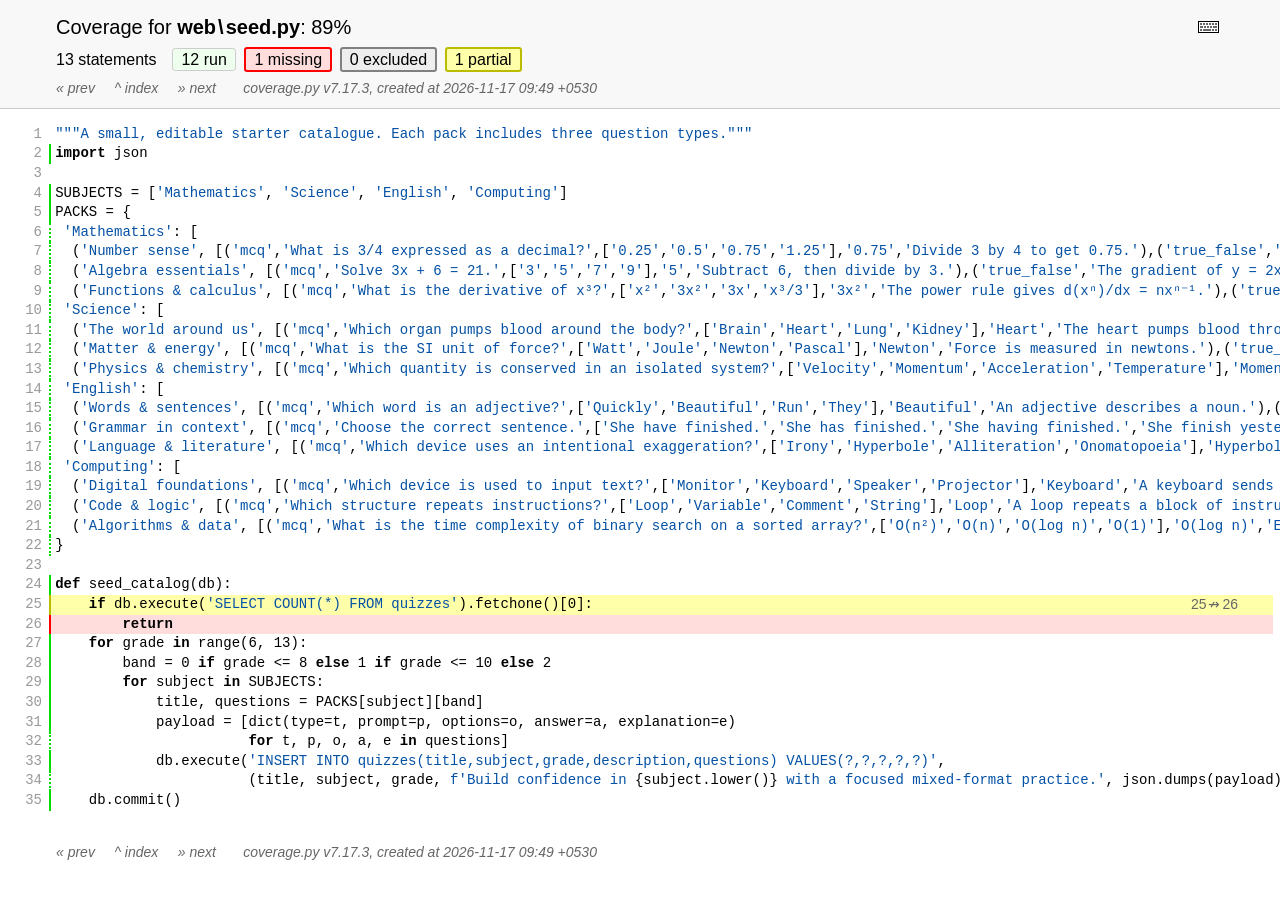
<file: docs/reports/web/z_6a31816d04deed5f_seed_py.html>
<!DOCTYPE html>
<html lang="en">
<head>
    <meta http-equiv="Content-Type" content="text/html; charset=utf-8">
    <title>Coverage for web\seed.py: 89%</title>
    <link rel="icon" sizes="32x32" href="favicon_32_cb_c827f16f.png">
    <link rel="stylesheet" href="style_cb_0853b3de.css" type="text/css">
    <script src="coverage_html_cb_c74880ea.js" defer></script>
</head>
<body class="pyfile">
<header>
    <div class="content">
        <h1>
            <span class="text">Coverage for </span><b>web<span class="sep">\</span>seed.py</b>:
            <span class="pc_cov">89%</span>
        </h1>
        <aside id="help_panel_wrapper">
            <input id="help_panel_state" type="checkbox">
            <label for="help_panel_state">
                <img id="keyboard_icon" src="keybd_closed_cb_900cfef5.png" alt="Show/hide keyboard shortcuts">
            </label>
            <div id="help_panel">
                <p class="legend">Shortcuts on this page</p>
                <div class="keyhelp">
                    <p>
                        <kbd>r</kbd>
                        <kbd>m</kbd>
                        <kbd>x</kbd>
                        <kbd>p</kbd>
                        &nbsp; toggle line displays
                    </p>
                    <p>
                        <kbd>j</kbd>
                        <kbd>k</kbd>
                        &nbsp; next/prev highlighted chunk
                    </p>
                    <p>
                        <kbd>0</kbd> &nbsp; (zero) top of page
                    </p>
                    <p>
                        <kbd>1</kbd> &nbsp; (one) first highlighted chunk
                    </p>
                    <p>
                        <kbd>[</kbd>
                        <kbd>]</kbd>
                        &nbsp; prev/next file
                    </p>
                    <p>
                        <kbd>u</kbd> &nbsp; up to the index
                    </p>
                    <p>
                        <kbd>?</kbd> &nbsp; show/hide this help
                    </p>
                </div>
            </div>
        </aside>
        <h2>
            <span class="text">13 statements &nbsp;</span>
            <button type="button" class="run button_toggle_run" value="run" data-shortcut="r" title="Toggle lines run">12<span class="text"> run</span></button>
            <button type="button" class="mis show_mis button_toggle_mis" value="mis" data-shortcut="m" title="Toggle lines missing">1<span class="text"> missing</span></button>
            <button type="button" class="exc show_exc button_toggle_exc" value="exc" data-shortcut="x" title="Toggle lines excluded">0<span class="text"> excluded</span></button>
            <button type="button" class="par run show_par button_toggle_par" value="par" data-shortcut="p" title="Toggle lines partially run">1<span class="text"> partial</span></button>
        </h2>
        <p class="text">
            <a id="prevFileLink" class="nav" href="z_6a31816d04deed5f_app_py.html">&#xab; prev</a> &nbsp; &nbsp;
            <a id="indexLink" class="nav" href="index.html">&Hat; index</a> &nbsp; &nbsp;
            <a id="nextFileLink" class="nav" href="index.html">&#xbb; next</a>
            &nbsp; &nbsp; &nbsp;
            <a class="nav" href="https://coverage.readthedocs.io/en/7.17.3">coverage.py v7.17.3</a>,
            created at 2026-11-17 09:49 +0530
        </p>
        <aside class="hidden">
            <button type="button" class="button_next_chunk" data-shortcut="j"></button>
            <button type="button" class="button_prev_chunk" data-shortcut="k"></button>
            <button type="button" class="button_top_of_page" data-shortcut="0"></button>
            <button type="button" class="button_first_chunk" data-shortcut="1"></button>
            <button type="button" class="button_prev_file" data-shortcut="["></button>
            <button type="button" class="button_next_file" data-shortcut="]"></button>
            <button type="button" class="button_to_index" data-shortcut="u"></button>
            <button type="button" class="button_show_hide_help" data-shortcut="?"></button>
        </aside>
    </div>
</header>
<main id="source">
    <p class="pln"><span class="n"><a id="t1" href="#t1">1</a></span><span class="t"><span class="str">&quot;&quot;&quot;A small, editable starter catalogue. Each pack includes three question types.&quot;&quot;&quot;</span>&nbsp;</span><span class="r"></span></p>
    <p class="run"><span class="n"><a id="t2" href="#t2">2</a></span><span class="t"><span class="key">import</span> <span class="nam">json</span>&nbsp;</span><span class="r"></span></p>
    <p class="pln"><span class="n"><a id="t3" href="#t3">3</a></span><span class="t">&nbsp;</span><span class="r"></span></p>
    <p class="run"><span class="n"><a id="t4" href="#t4">4</a></span><span class="t"><span class="nam">SUBJECTS</span> <span class="op">=</span> <span class="op">[</span><span class="str">&#x27;Mathematics&#x27;</span><span class="op">,</span> <span class="str">&#x27;Science&#x27;</span><span class="op">,</span> <span class="str">&#x27;English&#x27;</span><span class="op">,</span> <span class="str">&#x27;Computing&#x27;</span><span class="op">]</span>&nbsp;</span><span class="r"></span></p>
    <p class="run"><span class="n"><a id="t5" href="#t5">5</a></span><span class="t"><span class="nam">PACKS</span> <span class="op">=</span> <span class="op">{</span>&nbsp;</span><span class="r"></span></p>
    <p class="run run2"><span class="n"><a id="t6" href="#t6">6</a></span><span class="t"> <span class="str">&#x27;Mathematics&#x27;</span><span class="op">:</span> <span class="op">[</span>&nbsp;</span><span class="r"></span></p>
    <p class="run run2"><span class="n"><a id="t7" href="#t7">7</a></span><span class="t">  <span class="op">(</span><span class="str">&#x27;Number sense&#x27;</span><span class="op">,</span> <span class="op">[</span><span class="op">(</span><span class="str">&#x27;mcq&#x27;</span><span class="op">,</span><span class="str">&#x27;What is 3/4 expressed as a decimal?&#x27;</span><span class="op">,</span><span class="op">[</span><span class="str">&#x27;0.25&#x27;</span><span class="op">,</span><span class="str">&#x27;0.5&#x27;</span><span class="op">,</span><span class="str">&#x27;0.75&#x27;</span><span class="op">,</span><span class="str">&#x27;1.25&#x27;</span><span class="op">]</span><span class="op">,</span><span class="str">&#x27;0.75&#x27;</span><span class="op">,</span><span class="str">&#x27;Divide 3 by 4 to get 0.75.&#x27;</span><span class="op">)</span><span class="op">,</span><span class="op">(</span><span class="str">&#x27;true_false&#x27;</span><span class="op">,</span><span class="str">&#x27;Every square is also a rectangle.&#x27;</span><span class="op">,</span><span class="op">[</span><span class="str">&#x27;True&#x27;</span><span class="op">,</span><span class="str">&#x27;False&#x27;</span><span class="op">]</span><span class="op">,</span><span class="str">&#x27;True&#x27;</span><span class="op">,</span><span class="str">&#x27;A square has four right angles, so it meets the definition of a rectangle.&#x27;</span><span class="op">)</span><span class="op">,</span><span class="op">(</span><span class="str">&#x27;short_answer&#x27;</span><span class="op">,</span><span class="str">&#x27;What is the area of a rectangle with length 8 and width 5? Enter the number.&#x27;</span><span class="op">,</span><span class="op">[</span><span class="op">]</span><span class="op">,</span><span class="str">&#x27;40&#x27;</span><span class="op">,</span><span class="str">&#x27;Area is length &#215; width, so 8 &#215; 5 = 40.&#x27;</span><span class="op">)</span><span class="op">]</span><span class="op">)</span><span class="op">,</span>&nbsp;</span><span class="r"></span></p>
    <p class="run run2"><span class="n"><a id="t8" href="#t8">8</a></span><span class="t">  <span class="op">(</span><span class="str">&#x27;Algebra essentials&#x27;</span><span class="op">,</span> <span class="op">[</span><span class="op">(</span><span class="str">&#x27;mcq&#x27;</span><span class="op">,</span><span class="str">&#x27;Solve 3x + 6 = 21.&#x27;</span><span class="op">,</span><span class="op">[</span><span class="str">&#x27;3&#x27;</span><span class="op">,</span><span class="str">&#x27;5&#x27;</span><span class="op">,</span><span class="str">&#x27;7&#x27;</span><span class="op">,</span><span class="str">&#x27;9&#x27;</span><span class="op">]</span><span class="op">,</span><span class="str">&#x27;5&#x27;</span><span class="op">,</span><span class="str">&#x27;Subtract 6, then divide by 3.&#x27;</span><span class="op">)</span><span class="op">,</span><span class="op">(</span><span class="str">&#x27;true_false&#x27;</span><span class="op">,</span><span class="str">&#x27;The gradient of y = 2x + 3 is 3.&#x27;</span><span class="op">,</span><span class="op">[</span><span class="str">&#x27;True&#x27;</span><span class="op">,</span><span class="str">&#x27;False&#x27;</span><span class="op">]</span><span class="op">,</span><span class="str">&#x27;False&#x27;</span><span class="op">,</span><span class="str">&#x27;The coefficient of x is the gradient, which is 2.&#x27;</span><span class="op">)</span><span class="op">,</span><span class="op">(</span><span class="str">&#x27;short_answer&#x27;</span><span class="op">,</span><span class="str">&#x27;What is the positive square root of 144?&#x27;</span><span class="op">,</span><span class="op">[</span><span class="op">]</span><span class="op">,</span><span class="str">&#x27;12&#x27;</span><span class="op">,</span><span class="str">&#x27;12 &#215; 12 = 144.&#x27;</span><span class="op">)</span><span class="op">]</span><span class="op">)</span><span class="op">,</span>&nbsp;</span><span class="r"></span></p>
    <p class="run run2"><span class="n"><a id="t9" href="#t9">9</a></span><span class="t">  <span class="op">(</span><span class="str">&#x27;Functions &amp; calculus&#x27;</span><span class="op">,</span> <span class="op">[</span><span class="op">(</span><span class="str">&#x27;mcq&#x27;</span><span class="op">,</span><span class="str">&#x27;What is the derivative of x&#179;?&#x27;</span><span class="op">,</span><span class="op">[</span><span class="str">&#x27;x&#178;&#x27;</span><span class="op">,</span><span class="str">&#x27;3x&#178;&#x27;</span><span class="op">,</span><span class="str">&#x27;3x&#x27;</span><span class="op">,</span><span class="str">&#x27;x&#179;/3&#x27;</span><span class="op">]</span><span class="op">,</span><span class="str">&#x27;3x&#178;&#x27;</span><span class="op">,</span><span class="str">&#x27;The power rule gives d(x&#8319;)/dx = nx&#8319;&#8315;&#185;.&#x27;</span><span class="op">)</span><span class="op">,</span><span class="op">(</span><span class="str">&#x27;true_false&#x27;</span><span class="op">,</span><span class="str">&#x27;The sine function has a period of 2&#960; radians.&#x27;</span><span class="op">,</span><span class="op">[</span><span class="str">&#x27;True&#x27;</span><span class="op">,</span><span class="str">&#x27;False&#x27;</span><span class="op">]</span><span class="op">,</span><span class="str">&#x27;True&#x27;</span><span class="op">,</span><span class="str">&#x27;Sine repeats every full rotation of 2&#960;.&#x27;</span><span class="op">)</span><span class="op">,</span><span class="op">(</span><span class="str">&#x27;short_answer&#x27;</span><span class="op">,</span><span class="str">&#x27;Evaluate log10(1000). Enter the number.&#x27;</span><span class="op">,</span><span class="op">[</span><span class="op">]</span><span class="op">,</span><span class="str">&#x27;3&#x27;</span><span class="op">,</span><span class="str">&#x27;10 raised to the power 3 equals 1000.&#x27;</span><span class="op">)</span><span class="op">]</span><span class="op">)</span><span class="op">]</span><span class="op">,</span>&nbsp;</span><span class="r"></span></p>
    <p class="run run2"><span class="n"><a id="t10" href="#t10">10</a></span><span class="t"> <span class="str">&#x27;Science&#x27;</span><span class="op">:</span> <span class="op">[</span>&nbsp;</span><span class="r"></span></p>
    <p class="run run2"><span class="n"><a id="t11" href="#t11">11</a></span><span class="t">  <span class="op">(</span><span class="str">&#x27;The world around us&#x27;</span><span class="op">,</span> <span class="op">[</span><span class="op">(</span><span class="str">&#x27;mcq&#x27;</span><span class="op">,</span><span class="str">&#x27;Which organ pumps blood around the body?&#x27;</span><span class="op">,</span><span class="op">[</span><span class="str">&#x27;Brain&#x27;</span><span class="op">,</span><span class="str">&#x27;Heart&#x27;</span><span class="op">,</span><span class="str">&#x27;Lung&#x27;</span><span class="op">,</span><span class="str">&#x27;Kidney&#x27;</span><span class="op">]</span><span class="op">,</span><span class="str">&#x27;Heart&#x27;</span><span class="op">,</span><span class="str">&#x27;The heart pumps blood through the circulatory system.&#x27;</span><span class="op">)</span><span class="op">,</span><span class="op">(</span><span class="str">&#x27;true_false&#x27;</span><span class="op">,</span><span class="str">&#x27;Plants use sunlight in photosynthesis.&#x27;</span><span class="op">,</span><span class="op">[</span><span class="str">&#x27;True&#x27;</span><span class="op">,</span><span class="str">&#x27;False&#x27;</span><span class="op">]</span><span class="op">,</span><span class="str">&#x27;True&#x27;</span><span class="op">,</span><span class="str">&#x27;Light supplies the energy for photosynthesis.&#x27;</span><span class="op">)</span><span class="op">,</span><span class="op">(</span><span class="str">&#x27;short_answer&#x27;</span><span class="op">,</span><span class="str">&#x27;What is the chemical formula for water?&#x27;</span><span class="op">,</span><span class="op">[</span><span class="op">]</span><span class="op">,</span><span class="str">&#x27;H2O&#x27;</span><span class="op">,</span><span class="str">&#x27;Each water molecule has two hydrogen atoms and one oxygen atom.&#x27;</span><span class="op">)</span><span class="op">]</span><span class="op">)</span><span class="op">,</span>&nbsp;</span><span class="r"></span></p>
    <p class="run run2"><span class="n"><a id="t12" href="#t12">12</a></span><span class="t">  <span class="op">(</span><span class="str">&#x27;Matter &amp; energy&#x27;</span><span class="op">,</span> <span class="op">[</span><span class="op">(</span><span class="str">&#x27;mcq&#x27;</span><span class="op">,</span><span class="str">&#x27;What is the SI unit of force?&#x27;</span><span class="op">,</span><span class="op">[</span><span class="str">&#x27;Watt&#x27;</span><span class="op">,</span><span class="str">&#x27;Joule&#x27;</span><span class="op">,</span><span class="str">&#x27;Newton&#x27;</span><span class="op">,</span><span class="str">&#x27;Pascal&#x27;</span><span class="op">]</span><span class="op">,</span><span class="str">&#x27;Newton&#x27;</span><span class="op">,</span><span class="str">&#x27;Force is measured in newtons.&#x27;</span><span class="op">)</span><span class="op">,</span><span class="op">(</span><span class="str">&#x27;true_false&#x27;</span><span class="op">,</span><span class="str">&#x27;An atom is electrically neutral when it has equal numbers of protons and electrons.&#x27;</span><span class="op">,</span><span class="op">[</span><span class="str">&#x27;True&#x27;</span><span class="op">,</span><span class="str">&#x27;False&#x27;</span><span class="op">]</span><span class="op">,</span><span class="str">&#x27;True&#x27;</span><span class="op">,</span><span class="str">&#x27;Positive and negative charges balance.&#x27;</span><span class="op">)</span><span class="op">,</span><span class="op">(</span><span class="str">&#x27;short_answer&#x27;</span><span class="op">,</span><span class="str">&#x27;Which gas do plants absorb during photosynthesis?&#x27;</span><span class="op">,</span><span class="op">[</span><span class="op">]</span><span class="op">,</span><span class="str">&#x27;carbon dioxide&#x27;</span><span class="op">,</span><span class="str">&#x27;Plants absorb carbon dioxide to build glucose.&#x27;</span><span class="op">)</span><span class="op">]</span><span class="op">)</span><span class="op">,</span>&nbsp;</span><span class="r"></span></p>
    <p class="run run2"><span class="n"><a id="t13" href="#t13">13</a></span><span class="t">  <span class="op">(</span><span class="str">&#x27;Physics &amp; chemistry&#x27;</span><span class="op">,</span> <span class="op">[</span><span class="op">(</span><span class="str">&#x27;mcq&#x27;</span><span class="op">,</span><span class="str">&#x27;Which quantity is conserved in an isolated system?&#x27;</span><span class="op">,</span><span class="op">[</span><span class="str">&#x27;Velocity&#x27;</span><span class="op">,</span><span class="str">&#x27;Momentum&#x27;</span><span class="op">,</span><span class="str">&#x27;Acceleration&#x27;</span><span class="op">,</span><span class="str">&#x27;Temperature&#x27;</span><span class="op">]</span><span class="op">,</span><span class="str">&#x27;Momentum&#x27;</span><span class="op">,</span><span class="str">&#x27;Total momentum is conserved when no external force acts.&#x27;</span><span class="op">)</span><span class="op">,</span><span class="op">(</span><span class="str">&#x27;true_false&#x27;</span><span class="op">,</span><span class="str">&#x27;A catalyst changes the equilibrium constant of a reaction.&#x27;</span><span class="op">,</span><span class="op">[</span><span class="str">&#x27;True&#x27;</span><span class="op">,</span><span class="str">&#x27;False&#x27;</span><span class="op">]</span><span class="op">,</span><span class="str">&#x27;False&#x27;</span><span class="op">,</span><span class="str">&#x27;A catalyst speeds both forward and reverse reactions without changing equilibrium.&#x27;</span><span class="op">)</span><span class="op">,</span><span class="op">(</span><span class="str">&#x27;short_answer&#x27;</span><span class="op">,</span><span class="str">&#x27;What is the pH of a neutral solution at 25&#176;C?&#x27;</span><span class="op">,</span><span class="op">[</span><span class="op">]</span><span class="op">,</span><span class="str">&#x27;7&#x27;</span><span class="op">,</span><span class="str">&#x27;At 25&#176;C, a neutral solution has pH 7.&#x27;</span><span class="op">)</span><span class="op">]</span><span class="op">)</span><span class="op">]</span><span class="op">,</span>&nbsp;</span><span class="r"></span></p>
    <p class="run run2"><span class="n"><a id="t14" href="#t14">14</a></span><span class="t"> <span class="str">&#x27;English&#x27;</span><span class="op">:</span> <span class="op">[</span>&nbsp;</span><span class="r"></span></p>
    <p class="run run2"><span class="n"><a id="t15" href="#t15">15</a></span><span class="t">  <span class="op">(</span><span class="str">&#x27;Words &amp; sentences&#x27;</span><span class="op">,</span> <span class="op">[</span><span class="op">(</span><span class="str">&#x27;mcq&#x27;</span><span class="op">,</span><span class="str">&#x27;Which word is an adjective?&#x27;</span><span class="op">,</span><span class="op">[</span><span class="str">&#x27;Quickly&#x27;</span><span class="op">,</span><span class="str">&#x27;Beautiful&#x27;</span><span class="op">,</span><span class="str">&#x27;Run&#x27;</span><span class="op">,</span><span class="str">&#x27;They&#x27;</span><span class="op">]</span><span class="op">,</span><span class="str">&#x27;Beautiful&#x27;</span><span class="op">,</span><span class="str">&#x27;An adjective describes a noun.&#x27;</span><span class="op">)</span><span class="op">,</span><span class="op">(</span><span class="str">&#x27;true_false&#x27;</span><span class="op">,</span><span class="str">&#x27;A complete sentence usually includes a subject and a verb.&#x27;</span><span class="op">,</span><span class="op">[</span><span class="str">&#x27;True&#x27;</span><span class="op">,</span><span class="str">&#x27;False&#x27;</span><span class="op">]</span><span class="op">,</span><span class="str">&#x27;True&#x27;</span><span class="op">,</span><span class="str">&#x27;The subject and verb form the core of a sentence.&#x27;</span><span class="op">)</span><span class="op">,</span><span class="op">(</span><span class="str">&#x27;short_answer&#x27;</span><span class="op">,</span><span class="str">&#x27;Write the plural of child.&#x27;</span><span class="op">,</span><span class="op">[</span><span class="op">]</span><span class="op">,</span><span class="str">&#x27;children&#x27;</span><span class="op">,</span><span class="str">&#x27;Child has the irregular plural children.&#x27;</span><span class="op">)</span><span class="op">]</span><span class="op">)</span><span class="op">,</span>&nbsp;</span><span class="r"></span></p>
    <p class="run run2"><span class="n"><a id="t16" href="#t16">16</a></span><span class="t">  <span class="op">(</span><span class="str">&#x27;Grammar in context&#x27;</span><span class="op">,</span> <span class="op">[</span><span class="op">(</span><span class="str">&#x27;mcq&#x27;</span><span class="op">,</span><span class="str">&#x27;Choose the correct sentence.&#x27;</span><span class="op">,</span><span class="op">[</span><span class="str">&#x27;She have finished.&#x27;</span><span class="op">,</span><span class="str">&#x27;She has finished.&#x27;</span><span class="op">,</span><span class="str">&#x27;She having finished.&#x27;</span><span class="op">,</span><span class="str">&#x27;She finish yesterday.&#x27;</span><span class="op">]</span><span class="op">,</span><span class="str">&#x27;She has finished.&#x27;</span><span class="op">,</span><span class="str">&#x27;Use has with a singular third-person subject in the present perfect.&#x27;</span><span class="op">)</span><span class="op">,</span><span class="op">(</span><span class="str">&#x27;true_false&#x27;</span><span class="op">,</span><span class="str">&#x27;A metaphor compares things using like or as.&#x27;</span><span class="op">,</span><span class="op">[</span><span class="str">&#x27;True&#x27;</span><span class="op">,</span><span class="str">&#x27;False&#x27;</span><span class="op">]</span><span class="op">,</span><span class="str">&#x27;False&#x27;</span><span class="op">,</span><span class="str">&#x27;A simile uses like or as; a metaphor makes a direct comparison.&#x27;</span><span class="op">)</span><span class="op">,</span><span class="op">(</span><span class="str">&#x27;short_answer&#x27;</span><span class="op">,</span><span class="str">&#x27;Write the past participle of write.&#x27;</span><span class="op">,</span><span class="op">[</span><span class="op">]</span><span class="op">,</span><span class="str">&#x27;written&#x27;</span><span class="op">,</span><span class="str">&#x27;The verb forms are write, wrote, written.&#x27;</span><span class="op">)</span><span class="op">]</span><span class="op">)</span><span class="op">,</span>&nbsp;</span><span class="r"></span></p>
    <p class="run run2"><span class="n"><a id="t17" href="#t17">17</a></span><span class="t">  <span class="op">(</span><span class="str">&#x27;Language &amp; literature&#x27;</span><span class="op">,</span> <span class="op">[</span><span class="op">(</span><span class="str">&#x27;mcq&#x27;</span><span class="op">,</span><span class="str">&#x27;Which device uses an intentional exaggeration?&#x27;</span><span class="op">,</span><span class="op">[</span><span class="str">&#x27;Irony&#x27;</span><span class="op">,</span><span class="str">&#x27;Hyperbole&#x27;</span><span class="op">,</span><span class="str">&#x27;Alliteration&#x27;</span><span class="op">,</span><span class="str">&#x27;Onomatopoeia&#x27;</span><span class="op">]</span><span class="op">,</span><span class="str">&#x27;Hyperbole&#x27;</span><span class="op">,</span><span class="str">&#x27;Hyperbole exaggerates for emphasis.&#x27;</span><span class="op">)</span><span class="op">,</span><span class="op">(</span><span class="str">&#x27;true_false&#x27;</span><span class="op">,</span><span class="str">&#x27;An unreliable narrator may present a distorted account of events.&#x27;</span><span class="op">,</span><span class="op">[</span><span class="str">&#x27;True&#x27;</span><span class="op">,</span><span class="str">&#x27;False&#x27;</span><span class="op">]</span><span class="op">,</span><span class="str">&#x27;True&#x27;</span><span class="op">,</span><span class="str">&#x27;The reader must assess the narrator&#8217;s credibility.&#x27;</span><span class="op">)</span><span class="op">,</span><span class="op">(</span><span class="str">&#x27;short_answer&#x27;</span><span class="op">,</span><span class="str">&#x27;What is the term for the main character of a story?&#x27;</span><span class="op">,</span><span class="op">[</span><span class="op">]</span><span class="op">,</span><span class="str">&#x27;protagonist&#x27;</span><span class="op">,</span><span class="str">&#x27;The protagonist is the central character.&#x27;</span><span class="op">)</span><span class="op">]</span><span class="op">)</span><span class="op">]</span><span class="op">,</span>&nbsp;</span><span class="r"></span></p>
    <p class="run run2"><span class="n"><a id="t18" href="#t18">18</a></span><span class="t"> <span class="str">&#x27;Computing&#x27;</span><span class="op">:</span> <span class="op">[</span>&nbsp;</span><span class="r"></span></p>
    <p class="run run2"><span class="n"><a id="t19" href="#t19">19</a></span><span class="t">  <span class="op">(</span><span class="str">&#x27;Digital foundations&#x27;</span><span class="op">,</span> <span class="op">[</span><span class="op">(</span><span class="str">&#x27;mcq&#x27;</span><span class="op">,</span><span class="str">&#x27;Which device is used to input text?&#x27;</span><span class="op">,</span><span class="op">[</span><span class="str">&#x27;Monitor&#x27;</span><span class="op">,</span><span class="str">&#x27;Keyboard&#x27;</span><span class="op">,</span><span class="str">&#x27;Speaker&#x27;</span><span class="op">,</span><span class="str">&#x27;Projector&#x27;</span><span class="op">]</span><span class="op">,</span><span class="str">&#x27;Keyboard&#x27;</span><span class="op">,</span><span class="str">&#x27;A keyboard sends typed input to a computer.&#x27;</span><span class="op">)</span><span class="op">,</span><span class="op">(</span><span class="str">&#x27;true_false&#x27;</span><span class="op">,</span><span class="str">&#x27;A strong password should be shared with classmates.&#x27;</span><span class="op">,</span><span class="op">[</span><span class="str">&#x27;True&#x27;</span><span class="op">,</span><span class="str">&#x27;False&#x27;</span><span class="op">]</span><span class="op">,</span><span class="str">&#x27;False&#x27;</span><span class="op">,</span><span class="str">&#x27;Passwords should be kept private.&#x27;</span><span class="op">)</span><span class="op">,</span><span class="op">(</span><span class="str">&#x27;short_answer&#x27;</span><span class="op">,</span><span class="str">&#x27;How many bits are in one byte?&#x27;</span><span class="op">,</span><span class="op">[</span><span class="op">]</span><span class="op">,</span><span class="str">&#x27;8&#x27;</span><span class="op">,</span><span class="str">&#x27;One byte consists of eight bits.&#x27;</span><span class="op">)</span><span class="op">]</span><span class="op">)</span><span class="op">,</span>&nbsp;</span><span class="r"></span></p>
    <p class="run run2"><span class="n"><a id="t20" href="#t20">20</a></span><span class="t">  <span class="op">(</span><span class="str">&#x27;Code &amp; logic&#x27;</span><span class="op">,</span> <span class="op">[</span><span class="op">(</span><span class="str">&#x27;mcq&#x27;</span><span class="op">,</span><span class="str">&#x27;Which structure repeats instructions?&#x27;</span><span class="op">,</span><span class="op">[</span><span class="str">&#x27;Loop&#x27;</span><span class="op">,</span><span class="str">&#x27;Variable&#x27;</span><span class="op">,</span><span class="str">&#x27;Comment&#x27;</span><span class="op">,</span><span class="str">&#x27;String&#x27;</span><span class="op">]</span><span class="op">,</span><span class="str">&#x27;Loop&#x27;</span><span class="op">,</span><span class="str">&#x27;A loop repeats a block of instructions.&#x27;</span><span class="op">)</span><span class="op">,</span><span class="op">(</span><span class="str">&#x27;true_false&#x27;</span><span class="op">,</span><span class="str">&#x27;Binary numbers use only the digits 0 and 1.&#x27;</span><span class="op">,</span><span class="op">[</span><span class="str">&#x27;True&#x27;</span><span class="op">,</span><span class="str">&#x27;False&#x27;</span><span class="op">]</span><span class="op">,</span><span class="str">&#x27;True&#x27;</span><span class="op">,</span><span class="str">&#x27;Binary is a base-two number system.&#x27;</span><span class="op">)</span><span class="op">,</span><span class="op">(</span><span class="str">&#x27;short_answer&#x27;</span><span class="op">,</span><span class="str">&#x27;What is the decimal value of binary 1010?&#x27;</span><span class="op">,</span><span class="op">[</span><span class="op">]</span><span class="op">,</span><span class="str">&#x27;10&#x27;</span><span class="op">,</span><span class="str">&#x27;8 + 2 = 10.&#x27;</span><span class="op">)</span><span class="op">]</span><span class="op">)</span><span class="op">,</span>&nbsp;</span><span class="r"></span></p>
    <p class="run run2"><span class="n"><a id="t21" href="#t21">21</a></span><span class="t">  <span class="op">(</span><span class="str">&#x27;Algorithms &amp; data&#x27;</span><span class="op">,</span> <span class="op">[</span><span class="op">(</span><span class="str">&#x27;mcq&#x27;</span><span class="op">,</span><span class="str">&#x27;What is the time complexity of binary search on a sorted array?&#x27;</span><span class="op">,</span><span class="op">[</span><span class="str">&#x27;O(n&#178;)&#x27;</span><span class="op">,</span><span class="str">&#x27;O(n)&#x27;</span><span class="op">,</span><span class="str">&#x27;O(log n)&#x27;</span><span class="op">,</span><span class="str">&#x27;O(1)&#x27;</span><span class="op">]</span><span class="op">,</span><span class="str">&#x27;O(log n)&#x27;</span><span class="op">,</span><span class="str">&#x27;Each step halves the search space.&#x27;</span><span class="op">)</span><span class="op">,</span><span class="op">(</span><span class="str">&#x27;true_false&#x27;</span><span class="op">,</span><span class="str">&#x27;A stack follows a last-in, first-out order.&#x27;</span><span class="op">,</span><span class="op">[</span><span class="str">&#x27;True&#x27;</span><span class="op">,</span><span class="str">&#x27;False&#x27;</span><span class="op">]</span><span class="op">,</span><span class="str">&#x27;True&#x27;</span><span class="op">,</span><span class="str">&#x27;The most recently pushed item is popped first.&#x27;</span><span class="op">)</span><span class="op">,</span><span class="op">(</span><span class="str">&#x27;short_answer&#x27;</span><span class="op">,</span><span class="str">&#x27;What does the S in HTTPS stand for?&#x27;</span><span class="op">,</span><span class="op">[</span><span class="op">]</span><span class="op">,</span><span class="str">&#x27;secure&#x27;</span><span class="op">,</span><span class="str">&#x27;HTTPS means Hypertext Transfer Protocol Secure.&#x27;</span><span class="op">)</span><span class="op">]</span><span class="op">)</span><span class="op">]</span>&nbsp;</span><span class="r"></span></p>
    <p class="run run2"><span class="n"><a id="t22" href="#t22">22</a></span><span class="t"><span class="op">}</span>&nbsp;</span><span class="r"></span></p>
    <p class="pln"><span class="n"><a id="t23" href="#t23">23</a></span><span class="t">&nbsp;</span><span class="r"></span></p>
    <p class="run"><span class="n"><a id="t24" href="#t24">24</a></span><span class="t"><span class="key">def</span> <span class="nam">seed_catalog</span><span class="op">(</span><span class="nam">db</span><span class="op">)</span><span class="op">:</span>&nbsp;</span><span class="r"></span></p>
    <p class="par run show_par"><span class="n"><a id="t25" href="#t25">25</a></span><span class="t">    <span class="key">if</span> <span class="nam">db</span><span class="op">.</span><span class="nam">execute</span><span class="op">(</span><span class="str">&#x27;SELECT COUNT(*) FROM quizzes&#x27;</span><span class="op">)</span><span class="op">.</span><span class="nam">fetchone</span><span class="op">(</span><span class="op">)</span><span class="op">[</span><span class="num">0</span><span class="op">]</span><span class="op">:</span>&nbsp;</span><span class="r"><span class="annotate short">25&#x202F;&#x219B;&#x202F;26</span><span class="annotate long">line 25 didn't jump to line 26 because the condition on line 25 was never true</span></span></p>
    <p class="mis show_mis"><span class="n"><a id="t26" href="#t26">26</a></span><span class="t">        <span class="key">return</span>&nbsp;</span><span class="r"></span></p>
    <p class="run"><span class="n"><a id="t27" href="#t27">27</a></span><span class="t">    <span class="key">for</span> <span class="nam">grade</span> <span class="key">in</span> <span class="nam">range</span><span class="op">(</span><span class="num">6</span><span class="op">,</span> <span class="num">13</span><span class="op">)</span><span class="op">:</span>&nbsp;</span><span class="r"></span></p>
    <p class="run"><span class="n"><a id="t28" href="#t28">28</a></span><span class="t">        <span class="nam">band</span> <span class="op">=</span> <span class="num">0</span> <span class="key">if</span> <span class="nam">grade</span> <span class="op">&lt;=</span> <span class="num">8</span> <span class="key">else</span> <span class="num">1</span> <span class="key">if</span> <span class="nam">grade</span> <span class="op">&lt;=</span> <span class="num">10</span> <span class="key">else</span> <span class="num">2</span>&nbsp;</span><span class="r"></span></p>
    <p class="run"><span class="n"><a id="t29" href="#t29">29</a></span><span class="t">        <span class="key">for</span> <span class="nam">subject</span> <span class="key">in</span> <span class="nam">SUBJECTS</span><span class="op">:</span>&nbsp;</span><span class="r"></span></p>
    <p class="run"><span class="n"><a id="t30" href="#t30">30</a></span><span class="t">            <span class="nam">title</span><span class="op">,</span> <span class="nam">questions</span> <span class="op">=</span> <span class="nam">PACKS</span><span class="op">[</span><span class="nam">subject</span><span class="op">]</span><span class="op">[</span><span class="nam">band</span><span class="op">]</span>&nbsp;</span><span class="r"></span></p>
    <p class="run"><span class="n"><a id="t31" href="#t31">31</a></span><span class="t">            <span class="nam">payload</span> <span class="op">=</span> <span class="op">[</span><span class="nam">dict</span><span class="op">(</span><span class="nam">type</span><span class="op">=</span><span class="nam">t</span><span class="op">,</span> <span class="nam">prompt</span><span class="op">=</span><span class="nam">p</span><span class="op">,</span> <span class="nam">options</span><span class="op">=</span><span class="nam">o</span><span class="op">,</span> <span class="nam">answer</span><span class="op">=</span><span class="nam">a</span><span class="op">,</span> <span class="nam">explanation</span><span class="op">=</span><span class="nam">e</span><span class="op">)</span>&nbsp;</span><span class="r"></span></p>
    <p class="run run2"><span class="n"><a id="t32" href="#t32">32</a></span><span class="t">                       <span class="key">for</span> <span class="nam">t</span><span class="op">,</span> <span class="nam">p</span><span class="op">,</span> <span class="nam">o</span><span class="op">,</span> <span class="nam">a</span><span class="op">,</span> <span class="nam">e</span> <span class="key">in</span> <span class="nam">questions</span><span class="op">]</span>&nbsp;</span><span class="r"></span></p>
    <p class="run"><span class="n"><a id="t33" href="#t33">33</a></span><span class="t">            <span class="nam">db</span><span class="op">.</span><span class="nam">execute</span><span class="op">(</span><span class="str">&#x27;INSERT INTO quizzes(title,subject,grade,description,questions) VALUES(?,?,?,?,?)&#x27;</span><span class="op">,</span>&nbsp;</span><span class="r"></span></p>
    <p class="run run2"><span class="n"><a id="t34" href="#t34">34</a></span><span class="t">                       <span class="op">(</span><span class="nam">title</span><span class="op">,</span> <span class="nam">subject</span><span class="op">,</span> <span class="nam">grade</span><span class="op">,</span> <span class="fst">f&#x27;</span><span class="fst">Build confidence in </span><span class="op">{</span><span class="nam">subject</span><span class="op">.</span><span class="nam">lower</span><span class="op">(</span><span class="op">)</span><span class="op">}</span><span class="fst"> with a focused mixed-format practice.</span><span class="fst">&#x27;</span><span class="op">,</span> <span class="nam">json</span><span class="op">.</span><span class="nam">dumps</span><span class="op">(</span><span class="nam">payload</span><span class="op">)</span><span class="op">)</span><span class="op">)</span>&nbsp;</span><span class="r"></span></p>
    <p class="run"><span class="n"><a id="t35" href="#t35">35</a></span><span class="t">    <span class="nam">db</span><span class="op">.</span><span class="nam">commit</span><span class="op">(</span><span class="op">)</span>&nbsp;</span><span class="r"></span></p>
</main>
<footer>
    <div class="content">
        <p>
            <a class="nav" href="z_6a31816d04deed5f_app_py.html">&#xab; prev</a> &nbsp; &nbsp;
            <a class="nav" href="index.html">&Hat; index</a> &nbsp; &nbsp;
            <a class="nav" href="index.html">&#xbb; next</a>
            &nbsp; &nbsp; &nbsp;
            <a class="nav" href="https://coverage.readthedocs.io/en/7.17.3">coverage.py v7.17.3</a>,
            created at 2026-11-17 09:49 +0530
        </p>
    </div>
</footer>
</body>
</html>
</file>
<file: docs/reports/web/style_cb_0853b3de.css>
@charset "UTF-8";
/* Licensed under the Apache License: http://www.apache.org/licenses/LICENSE-2.0 */
/* For details: https://github.com/coveragepy/coveragepy/blob/main/NOTICE.txt */
/* Don't edit this .css file. Edit the .scss file instead! */
html, body, h1, h2, h3, p, table, td, th { margin: 0; padding: 0; border: 0; font-weight: inherit; font-style: inherit; font-size: 100%; font-family: inherit; vertical-align: baseline; }

body { font-family: -apple-system, BlinkMacSystemFont, "Segoe UI", Roboto, Ubuntu, Cantarell, "Helvetica Neue", sans-serif; font-size: 1em; background: #fff; color: #000; }

@media (prefers-color-scheme: dark) { body { background: #1e1e1e; } }

@media (prefers-color-scheme: dark) { body { color: #eee; } }

html > body { font-size: 16px; }

a:active, a:focus { outline: 2px dashed #007acc; }

p { font-size: .875em; line-height: 1.4em; }

table { border-collapse: collapse; }

td { vertical-align: top; }

table tr.hidden { display: none !important; }

p#no_rows { display: none; font-size: 1.15em; font-family: -apple-system, BlinkMacSystemFont, "Segoe UI", Roboto, Ubuntu, Cantarell, "Helvetica Neue", sans-serif; }

a.nav { text-decoration: none; color: inherit; }

a.nav:hover { text-decoration: underline; color: inherit; }

.hidden { display: none; }

header { background: #f8f8f8; width: 100%; z-index: 2; border-bottom: 1px solid #ccc; }

@media (prefers-color-scheme: dark) { header { background: black; } }

@media (prefers-color-scheme: dark) { header { border-color: #333; } }

header .content { padding: 1rem 3.5rem; }

header h2 { margin-top: .5em; font-size: 1em; }

header h2 a.button { font-family: inherit; font-size: inherit; border: 1px solid; border-radius: .2em; background: #eee; color: inherit; text-decoration: none; padding: .1em .5em; margin: 1px calc(.1em + 1px); cursor: pointer; border-color: #ccc; }

@media (prefers-color-scheme: dark) { header h2 a.button { background: #333; } }

@media (prefers-color-scheme: dark) { header h2 a.button { border-color: #444; } }

header h2 a.button.current { border: 2px solid; background: #fff; border-color: #999; cursor: default; }

@media (prefers-color-scheme: dark) { header h2 a.button.current { background: #1e1e1e; } }

@media (prefers-color-scheme: dark) { header h2 a.button.current { border-color: #777; } }

header p.text { margin: .5em 0 -.5em; color: #666; font-style: italic; }

@media (prefers-color-scheme: dark) { header p.text { color: #aaa; } }

header.sticky { position: fixed; left: 0; right: 0; height: 2.5em; }

header.sticky .text { display: none; }

header.sticky h1, header.sticky h2 { font-size: 1em; margin-top: 0; display: inline-block; }

header.sticky .content { padding: 0.5rem 3.5rem; }

header.sticky .content p { font-size: 1em; }

header.sticky ~ #source { padding-top: 6.5em; }

main { position: relative; z-index: 1; }

footer { margin: 1rem 3.5rem; }

footer .content { padding: 0; color: #666; font-style: italic; }

@media (prefers-color-scheme: dark) { footer .content { color: #aaa; } }

#index { margin: 1rem 0 0 3.5rem; }

h1 { font-size: 1.25em; display: inline-block; }

#filter_container { float: right; margin: 0 2em 0 0; line-height: 1.66em; }

#filter_container #filter { width: 10em; padding: 0.2em 0.5em; border: 2px solid #ccc; background: #fff; color: #000; }

@media (prefers-color-scheme: dark) { #filter_container #filter { border-color: #444; } }

@media (prefers-color-scheme: dark) { #filter_container #filter { background: #1e1e1e; } }

@media (prefers-color-scheme: dark) { #filter_container #filter { color: #eee; } }

#filter_container #filter:focus { border-color: #007acc; }

#filter_container :disabled ~ label { color: #ccc; }

@media (prefers-color-scheme: dark) { #filter_container :disabled ~ label { color: #444; } }

#filter_container label { font-size: .875em; color: #666; }

@media (prefers-color-scheme: dark) { #filter_container label { color: #aaa; } }

header button { font-family: inherit; font-size: inherit; border: 1px solid; border-radius: .2em; background: #eee; color: inherit; text-decoration: none; padding: .1em .5em; margin: 1px calc(.1em + 1px); cursor: pointer; border-color: #ccc; }

@media (prefers-color-scheme: dark) { header button { background: #333; } }

@media (prefers-color-scheme: dark) { header button { border-color: #444; } }

header button:active, header button:focus { outline: 2px dashed #007acc; }

header button.run { background: #eeffee; }

@media (prefers-color-scheme: dark) { header button.run { background: #373d29; } }

header button.run.show_run { background: #dfd; border: 2px solid #00dd00; margin: 0 .1em; }

@media (prefers-color-scheme: dark) { header button.run.show_run { background: #373d29; } }

header button.mis { background: #ffeeee; }

@media (prefers-color-scheme: dark) { header button.mis { background: #4b1818; } }

header button.mis.show_mis { background: #fdd; border: 2px solid #ff0000; margin: 0 .1em; }

@media (prefers-color-scheme: dark) { header button.mis.show_mis { background: #4b1818; } }

header button.exc { background: #f7f7f7; }

@media (prefers-color-scheme: dark) { header button.exc { background: #333; } }

header button.exc.show_exc { background: #eee; border: 2px solid #808080; margin: 0 .1em; }

@media (prefers-color-scheme: dark) { header button.exc.show_exc { background: #333; } }

header button.par { background: #ffffd5; }

@media (prefers-color-scheme: dark) { header button.par { background: #650; } }

header button.par.show_par { background: #ffa; border: 2px solid #bbbb00; margin: 0 .1em; }

@media (prefers-color-scheme: dark) { header button.par.show_par { background: #650; } }

#help_panel, #source p .annotate.long { display: none; position: absolute; z-index: 999; background: #ffffcc; border: 1px solid #888; border-radius: .2em; color: #333; padding: .25em .5em; }

#source p .annotate.long { white-space: normal; float: right; top: 1.75em; right: 1em; height: auto; }

#help_panel_wrapper { float: right; position: relative; }

#keyboard_icon { margin: 5px; }

#help_panel_state { display: none; }

#help_panel { top: 25px; right: 0; padding: .75em; border: 1px solid #883; color: #333; }

#help_panel .keyhelp p { margin-top: .75em; }

#help_panel .legend { font-style: italic; margin-bottom: 1em; }

.indexfile #help_panel { width: 25em; }

.pyfile #help_panel { width: 18em; }

#help_panel_state:checked ~ #help_panel { display: block; }

kbd { border: 1px solid black; border-color: #888 #333 #333 #888; padding: .1em .35em; font-family: SFMono-Regular, Menlo, Monaco, Consolas, monospace; font-weight: bold; background: #eee; border-radius: 3px; }

.sep { padding: 0 .1em; }

#source { padding: 1em 0 1em 3.5rem; font-family: SFMono-Regular, Menlo, Monaco, Consolas, monospace; }

#source p { position: relative; white-space: pre; }

#source p * { box-sizing: border-box; }

#source p .n { float: left; text-align: right; width: 3.5rem; box-sizing: border-box; margin-left: -3.5rem; padding-right: 1em; color: #999; user-select: none; }

@media (prefers-color-scheme: dark) { #source p .n { color: #777; } }

#source p .n.highlight { background: #ffdd00; }

#source p .n a { scroll-margin-top: 6em; text-decoration: none; color: #999; }

@media (prefers-color-scheme: dark) { #source p .n a { color: #777; } }

#source p .n a:hover { text-decoration: underline; color: #999; }

@media (prefers-color-scheme: dark) { #source p .n a:hover { color: #777; } }

#source p .t { display: inline-block; width: 100%; box-sizing: border-box; margin-left: -.5em; padding-left: 0.3em; border-left: 0.2em solid #fff; }

@media (prefers-color-scheme: dark) { #source p .t { border-color: #1e1e1e; } }

#source p .t:hover { background: #f2f2f2; }

@media (prefers-color-scheme: dark) { #source p .t:hover { background: #282828; } }

#source p .t:hover ~ .r .annotate.long { display: block; }

#source p .t .com { color: #008000; font-style: italic; line-height: 1px; }

@media (prefers-color-scheme: dark) { #source p .t .com { color: #6a9955; } }

#source p .t .key { font-weight: bold; line-height: 1px; }

#source p .t .str, #source p .t .fst { color: #0451a5; }

@media (prefers-color-scheme: dark) { #source p .t .str, #source p .t .fst { color: #9cdcfe; } }

#source p.mis .t { border-left: 0.2em solid #ff0000; }

#source p.mis.show_mis .t { background: #fdd; }

@media (prefers-color-scheme: dark) { #source p.mis.show_mis .t { background: #4b1818; } }

#source p.mis.show_mis .t:hover { background: #f2d2d2; }

@media (prefers-color-scheme: dark) { #source p.mis.show_mis .t:hover { background: #532323; } }

#source p.mis.mis2 .t { border-left: 0.2em dotted #ff0000; }

#source p.mis.mis2.show_mis .t { background: #ffeeee; }

@media (prefers-color-scheme: dark) { #source p.mis.mis2.show_mis .t { background: #351b1b; } }

#source p.mis.mis2.show_mis .t:hover { background: #f2d2d2; }

@media (prefers-color-scheme: dark) { #source p.mis.mis2.show_mis .t:hover { background: #532323; } }

#source p.run .t { border-left: 0.2em solid #00dd00; }

#source p.run.show_run .t { background: #dfd; }

@media (prefers-color-scheme: dark) { #source p.run.show_run .t { background: #373d29; } }

#source p.run.show_run .t:hover { background: #d2f2d2; }

@media (prefers-color-scheme: dark) { #source p.run.show_run .t:hover { background: #404633; } }

#source p.run.run2 .t { border-left: 0.2em dotted #00dd00; }

#source p.run.run2.show_run .t { background: #eeffee; }

@media (prefers-color-scheme: dark) { #source p.run.run2.show_run .t { background: #2b2e24; } }

#source p.run.run2.show_run .t:hover { background: #d2f2d2; }

@media (prefers-color-scheme: dark) { #source p.run.run2.show_run .t:hover { background: #404633; } }

#source p.exc .t { border-left: 0.2em solid #808080; }

#source p.exc.show_exc .t { background: #eee; }

@media (prefers-color-scheme: dark) { #source p.exc.show_exc .t { background: #333; } }

#source p.exc.show_exc .t:hover { background: #e2e2e2; }

@media (prefers-color-scheme: dark) { #source p.exc.show_exc .t:hover { background: #3c3c3c; } }

#source p.exc.exc2 .t { border-left: 0.2em dotted #808080; }

#source p.exc.exc2.show_exc .t { background: #f7f7f7; }

@media (prefers-color-scheme: dark) { #source p.exc.exc2.show_exc .t { background: #292929; } }

#source p.exc.exc2.show_exc .t:hover { background: #e2e2e2; }

@media (prefers-color-scheme: dark) { #source p.exc.exc2.show_exc .t:hover { background: #3c3c3c; } }

#source p.par .t { border-left: 0.2em solid #bbbb00; }

#source p.par.show_par .t { background: #ffa; }

@media (prefers-color-scheme: dark) { #source p.par.show_par .t { background: #650; } }

#source p.par.show_par .t:hover { background: #f2f2a2; }

@media (prefers-color-scheme: dark) { #source p.par.show_par .t:hover { background: #6d5d0c; } }

#source p.par.par2 .t { border-left: 0.2em dotted #bbbb00; }

#source p.par.par2.show_par .t { background: #ffffd5; }

@media (prefers-color-scheme: dark) { #source p.par.par2.show_par .t { background: #423a0f; } }

#source p.par.par2.show_par .t:hover { background: #f2f2a2; }

@media (prefers-color-scheme: dark) { #source p.par.par2.show_par .t:hover { background: #6d5d0c; } }

#source p .r { position: absolute; top: 0; right: 2.5em; font-family: -apple-system, BlinkMacSystemFont, "Segoe UI", Roboto, Ubuntu, Cantarell, "Helvetica Neue", sans-serif; }

#source p .annotate { font-family: -apple-system, BlinkMacSystemFont, "Segoe UI", Roboto, Ubuntu, Cantarell, "Helvetica Neue", sans-serif; color: #666; padding-right: .5em; }

@media (prefers-color-scheme: dark) { #source p .annotate { color: #ddd; } }

#source p .annotate.short:hover ~ .long { display: block; }

#source p .annotate.long { width: 30em; right: 2.5em; }

#source p input { display: none; }

#source p input ~ .r label.ctx { cursor: pointer; border-radius: .25em; }

#source p input ~ .r label.ctx::before { content: "▶ "; }

#source p input ~ .r label.ctx:hover { background: #e8f4ff; color: #666; }

@media (prefers-color-scheme: dark) { #source p input ~ .r label.ctx:hover { background: #0f3a42; } }

@media (prefers-color-scheme: dark) { #source p input ~ .r label.ctx:hover { color: #aaa; } }

#source p input:checked ~ .r label.ctx { background: #d0e8ff; color: #666; border-radius: .75em .75em 0 0; padding: 0 .5em; margin: -.25em 0; }

@media (prefers-color-scheme: dark) { #source p input:checked ~ .r label.ctx { background: #056; } }

@media (prefers-color-scheme: dark) { #source p input:checked ~ .r label.ctx { color: #aaa; } }

#source p input:checked ~ .r label.ctx::before { content: "▼ "; }

#source p input:checked ~ .ctxs { padding: .25em .5em; overflow-y: scroll; max-height: 10.5em; }

#source p label.ctx { color: #999; display: inline-block; padding: 0 .5em; font-size: .8333em; }

@media (prefers-color-scheme: dark) { #source p label.ctx { color: #777; } }

#source p .ctxs { display: block; max-height: 0; overflow-y: hidden; transition: all .2s; padding: 0 .5em; font-family: -apple-system, BlinkMacSystemFont, "Segoe UI", Roboto, Ubuntu, Cantarell, "Helvetica Neue", sans-serif; white-space: nowrap; background: #d0e8ff; border-radius: .25em; margin-right: 1.75em; text-align: right; }

@media (prefers-color-scheme: dark) { #source p .ctxs { background: #056; } }

#index { font-family: SFMono-Regular, Menlo, Monaco, Consolas, monospace; font-size: 0.875em; }

#index table.index { margin-left: -.5em; }

#index td, #index th { text-align: right; vertical-align: baseline; padding: .25em .5em; border-bottom: 1px solid #eee; }

@media (prefers-color-scheme: dark) { #index td, #index th { border-color: #333; } }

#index td.name, #index th.name { text-align: left; width: auto; font-family: -apple-system, BlinkMacSystemFont, "Segoe UI", Roboto, Ubuntu, Cantarell, "Helvetica Neue", sans-serif; min-width: 15em; }

#index td.left, #index th.left { text-align: left; }

#index td.spacer, #index th.spacer { border: none; padding: 0; }

#index td.spacer:hover, #index th.spacer:hover { background: inherit; }

#index th { font-family: -apple-system, BlinkMacSystemFont, "Segoe UI", Roboto, Ubuntu, Cantarell, "Helvetica Neue", sans-serif; font-style: italic; color: #333; border-color: #ccc; cursor: pointer; }

@media (prefers-color-scheme: dark) { #index th { color: #ddd; } }

@media (prefers-color-scheme: dark) { #index th { border-color: #444; } }

#index th:hover { background: #eee; }

@media (prefers-color-scheme: dark) { #index th:hover { background: #333; } }

#index th .arrows { color: #666; font-size: 85%; font-family: sans-serif; font-style: normal; pointer-events: none; }

#index th[aria-sort="ascending"], #index th[aria-sort="descending"] { white-space: nowrap; background: #eee; padding-left: .5em; }

@media (prefers-color-scheme: dark) { #index th[aria-sort="ascending"], #index th[aria-sort="descending"] { background: #333; } }

#index th[aria-sort="ascending"] .arrows::after { content: " ▲"; }

#index th[aria-sort="descending"] .arrows::after { content: " ▼"; }

#index tr.grouphead th { cursor: default; font-style: normal; border-color: #999; }

@media (prefers-color-scheme: dark) { #index tr.grouphead th { border-color: #777; } }

#index td.name { font-size: 1.15em; }

#index td.name a { text-decoration: none; color: inherit; }

#index td.name .no-noun { font-style: italic; }

#index tr.total td, #index tr.total_dynamic td { font-weight: bold; border-bottom: none; }

#index tr.region:hover { background: #eee; }

@media (prefers-color-scheme: dark) { #index tr.region:hover { background: #333; } }

#index tr.region:hover td.name { text-decoration: underline; color: inherit; }

#scroll_marker { position: fixed; z-index: 3; right: 0; top: 0; width: 16px; height: 100%; background: #fff; border-left: 1px solid #eee; will-change: transform; }

@media (prefers-color-scheme: dark) { #scroll_marker { background: #1e1e1e; } }

@media (prefers-color-scheme: dark) { #scroll_marker { border-color: #333; } }

#scroll_marker .marker { background: #ccc; position: absolute; min-height: 3px; width: 100%; }

@media (prefers-color-scheme: dark) { #scroll_marker .marker { background: #444; } }
</file>
